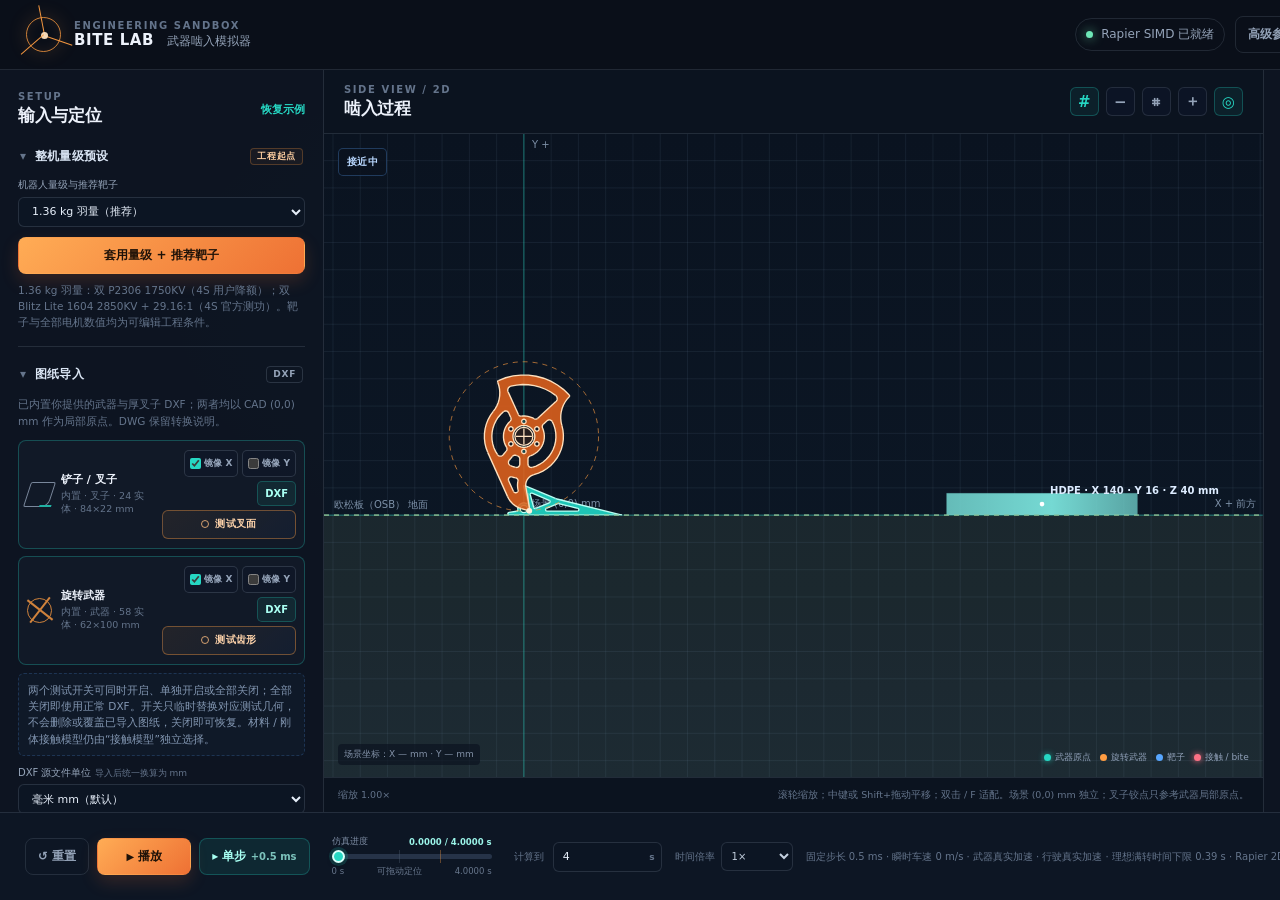
<file: index.html>
<!doctype html>
<html lang="zh-CN">
  <head>
    <meta charset="UTF-8" />
    <meta name="viewport" content="width=device-width, initial-scale=1.0" />
    <meta name="theme-color" content="#101724" />
    <title>BITE LAB｜格斗机器人武器模拟</title>
  <link rel="stylesheet" href="styles.css?v=1.0.2" />
  </head>
  <body>
    <div class="app-shell" id="appShell">
      <header class="topbar">
        <div class="brand">
          <div class="brand-mark" aria-hidden="true"><span></span><span></span><span></span></div>
          <div>
            <div class="eyebrow">ENGINEERING SANDBOX</div>
            <h1>BITE LAB <span>武器啮入模拟器</span></h1>
          </div>
        </div>
        <div class="top-actions">
          <div id="appStatus" class="status-pill ready"><i></i><span>示例模型就绪</span></div>
          <button id="toggleAdvanced" class="button ghost advanced-toggle" type="button" aria-expanded="false" title="只展开或收起输入；不会重置仿真或切换物理模型">高级参数（仅显示） <span aria-hidden="true">⌄</span></button>
          <button id="openDwgHelp" class="button ghost" type="button">DWG 转换说明</button>
          <button id="openModelNotes" class="button ghost" type="button">模型假设</button>
        </div>
      </header>

      <main class="workspace">
        <aside class="sidebar controls-panel" aria-label="工程参数">
          <div class="side-heading">
            <div>
              <div class="eyebrow">SETUP</div>
              <h2>输入与定位</h2>
            </div>
            <button id="restoreDefaults" class="text-button" type="button">恢复示例</button>
          </div>

          <section class="settings-group preset-group" data-collapsible>
            <div class="group-title-row"><h3>整机量级预设</h3><span class="tag orange">工程起点</span></div>
            <label class="field wide-field">
              <span>机器人量级与推荐靶子</span>
              <select data-param="robotPreset" id="robotPreset">
                <option value="150g">150 g 微型</option>
                <option value="220g">220 g 蚂蚁</option>
                <option value="454g">454 g 甲虫</option>
                <option value="1.36kg">1.36 kg 羽量（推荐）</option>
                <option value="5lb">5 lbs / 2.27 kg</option>
                <option value="13.6kg">13.6 kg Feather</option>
              <option value="110kg">110 kg Heavyweight（参数几何示例）</option>
              </select>
            </label>
            <div class="inline-action-row"><button id="applyRobotPreset" class="button primary" type="button">套用量级 + 推荐靶子</button></div>
            <p id="presetReadout" class="microcopy">1.36 kg：双 P2306 4S 降额示例；行驶默认为双 Blitz Lite 1604 2850KV + 29.16:1（4S 厂家测功基准）。</p>
            <p id="geometryScaleWarning" class="parametric-warning hidden" role="status"></p>
          </section>

          <section class="settings-group import-group" data-collapsible>
            <div class="group-title-row">
              <h3>图纸导入</h3>
              <span class="tag">DXF</span>
            </div>
            <p class="hint">已内置你提供的武器与厚叉子 DXF；两者均以 CAD (0,0) mm 作为局部原点。DWG 保留转换说明。</p>
            <div class="drawing-card" id="shovelDrawingCard">
              <div class="drawing-icon shovel-icon" aria-hidden="true"></div>
              <div class="drawing-copy">
                <strong>铲子 / 叉子</strong>
                <span id="shovelDrawingStatus">内置：厚叉子.DXF</span>
              </div>
              <div class="drawing-actions" aria-label="叉子导入、镜像与测试叉面切换">
                <label class="mirror-mini" title="绕叉子 CAD 局部原点左右镜像"><input data-param="shovelMirrorX" type="checkbox" /><span>镜像 X</span></label>
                <label class="mirror-mini" title="绕叉子 CAD 局部原点上下镜像"><input data-param="shovelMirrorY" type="checkbox" /><span>镜像 Y</span></label>
                <label class="mini-button" title="导入铲子 DXF">DXF<input id="shovelFile" type="file" accept=".dxf" hidden /></label>
                <label class="test-shape-toggle" title="临时使用参数化叉面；已导入 DXF 会保留，关闭即可恢复">
                  <input data-param="paramForkEnabled" type="checkbox" aria-describedby="parametricModeMemoryNote" />
                  <span>测试叉面</span>
                </label>
              </div>
            </div>
            <div class="drawing-card" id="weaponDrawingCard">
              <div class="drawing-icon weapon-icon" aria-hidden="true"></div>
              <div class="drawing-copy">
                <strong>旋转武器</strong>
                <span id="weaponDrawingStatus">内置：新单牙大武器</span>
              </div>
              <div class="drawing-actions" aria-label="武器导入、镜像与测试齿形切换">
                <label class="mirror-mini" title="绕武器转轴左右镜像"><input data-param="weaponMirrorX" type="checkbox" /><span>镜像 X</span></label>
                <label class="mirror-mini" title="绕武器转轴上下镜像"><input data-param="weaponMirrorY" type="checkbox" /><span>镜像 Y</span></label>
                <label class="mini-button" title="导入武器 DXF">DXF<input id="weaponFile" type="file" accept=".dxf" hidden /></label>
                <label class="test-shape-toggle" title="临时使用参数化齿形；已导入 DXF 会保留，关闭即可恢复">
                  <input data-param="paramWeaponEnabled" type="checkbox" aria-describedby="parametricModeMemoryNote" />
                  <span>测试齿形</span>
                </label>
              </div>
            </div>
            <p id="parametricModeMemoryNote" class="microcopy geometry-memory-note">两个测试开关可同时开启、单独开启或全部关闭；全部关闭即使用正常 DXF。开关只临时替换对应测试几何，不会删除或覆盖已导入图纸，关闭即可恢复。材料 / 刚体接触模型仍由“接触模型”独立选择。</p>
            <label class="field compact-field">
              <span>DXF 源文件单位 <em>导入后统一换算为 mm</em></span>
              <select data-param="dxfUnit" id="dxfUnit">
                <option value="mm">毫米 mm（默认）</option>
                <option value="auto">按 DXF 单位自动识别</option>
                <option value="in">英寸 in</option>
                <option value="m">米 m</option>
              </select>
            </label>
          </section>

          <section id="paramWeaponSettings" class="settings-group parametric-geometry-settings hidden" data-parametric-panel="weapon" data-collapsible>
            <div class="group-title-row">
              <h3>测试齿形参数</h3>
              <span class="tag orange">替代武器 DXF</span>
            </div>
            <p class="parametric-warning">仅临时替换武器齿形；叉子仍按自身开关选择测试叉面或当前 DXF。接触模型与材料参数不随此开关改变。</p>
            <div class="two-col">
              <label class="field">
                <span>武器齿数</span>
                <div class="input-wrap"><input data-param="paramToothCount" type="number" value="1" step="1" min="1" max="32" /><b>齿</b></div>
              </label>
              <label class="field">
                <span>齿相位角 <em>前角 / rake</em></span>
                <div class="input-wrap"><input data-param="paramToothPhaseDeg" type="number" value="0" step="0.5" min="-89" max="89" /><b>°</b></div>
              </label>
              <label class="field">
                <span>打击圆半径 R <em>轴心至齿尖</em></span>
                <div class="input-wrap"><input data-param="paramToothLength" type="number" value="55" step="0.1" min="0.1" /><b>mm</b></div>
              </label>
              <label class="field">
                <span>牙长 L <em>齿根至齿尖工作线</em></span>
                <div class="input-wrap"><input data-param="paramToothWorkLength" type="number" value="14" step="0.1" min="0.1" /><b>mm</b></div>
              </label>
              <label class="field">
                <span>齿根背撑厚度 t <em>XY 侧视；不是 Z 宽</em></span>
                <div class="input-wrap"><input data-param="paramToothWidth" type="number" value="6" step="0.1" min="0.1" /><b>mm</b></div>
              </label>
            </div>
            <p id="paramWeaponGeometryReadout" class="engineering-readout">测试齿形：等待按齿数、打击圆、迎击面与背撑参数生成有限实体。</p>
            <p class="microcopy">各齿按 360° / 齿数等角均布。“齿相位角”严格定义为齿尖半径与直线迎击面之间的有符号前角；牙长 L 就是迎击面从齿根到齿尖的长度，背撑厚度 t 把它闭合成三角实体。正值表示沿武器实际逆时针旋转方向前倾、齿尖相对齿根更“抓入”；输入值始终是最终装配后的物理前角，X/Y 镜像只改变安装朝向，不会暗中反转输入语义。它不控制第 0 齿圆周位置，第 0 齿位置由“武器初始角度”控制。0–15° 正前角是常用工程起点；超过 20° 不会被界面武断拒绝，但需另行校核齿根强度。Z 向齿宽仍在高级区“武器宽度 Z”设置。材料删除继续受连续接触安全门约束。</p>
          </section>

          <section id="paramForkSettings" class="settings-group parametric-geometry-settings hidden" data-parametric-panel="fork" data-collapsible>
            <div class="group-title-row">
              <h3>测试叉面参数</h3>
              <span class="tag orange">替代叉子 DXF</span>
            </div>
            <p class="parametric-warning">仅临时替换叉子作用面；武器仍按自身开关选择测试齿形或当前 DXF。接触模型与材料参数不随此开关改变。</p>
            <div class="two-col">
              <label class="field">
                <span>铰点至叉尖距离 D <em>左端原点—右端尖端</em></span>
                <div class="input-wrap"><input data-param="paramForkTipDistance" type="number" value="72" step="0.1" min="0.1" /><b>mm</b></div>
              </label>
            </div>
            <p id="paramForkGeometryReadout" class="engineering-readout">测试叉面：等待按左端铰点与叉尖距离生成一条理想无厚度线段。</p>
            <p class="microcopy">测试叉面严格是一条无厚度刚体线段：局部原点 O=(0,0) 是左端铰点，T=(D,0) 是右端叉尖，不暗造圆角、侧视厚度或三角背板。装配时只绕固定铰点转动，使叉尖在第一帧就位于真实 Y=0 mm 地面；不会先下落，也不会移动或改写铰点—武器原点距离。叉子质量仍使用高级区的显式输入，线段惯量按均匀细杆计算。关闭后恢复叉子 DXF。</p>
          </section>

          <section class="settings-group" data-collapsible>
            <div class="group-title-row">
              <h3>几何与定位</h3>
              <span class="tag teal">画布可点选</span>
            </div>
            <p class="hint">场景坐标（mm）以网格的 (0,0) mm 为基准；武器可独立放置。下方输入只固定叉子铰点相对武器原点的位置，不固定叉子的转角。</p>
            <div class="two-col">
              <label class="field">
                <span>武器轴心 X <em>相对场地原点</em></span>
                <div class="input-wrap"><input data-param="weaponSceneX" type="number" step="1" /><b>mm</b></div>
              </label>
              <label class="field">
                <span>武器轴心 Y / 高度 <em>相对场地原点</em></span>
                <div class="input-wrap"><input data-param="weaponSceneY" type="number" step="0.01" /><b>mm</b></div>
              </label>
            </div>
            <div class="two-col cad-fork-offset-row">
              <label class="field">
                <span>叉子铰点 X <em>叉子原点相对武器原点</em></span>
                <div class="input-wrap"><input data-param="shovelOffsetX" type="number" step="1" /><b>mm</b></div>
              </label>
              <label class="field">
                <span>叉子铰点 Y <em>叉子原点相对武器原点</em></span>
                <div class="input-wrap"><input data-param="shovelOffsetY" type="number" step="0.01" /><b>mm</b></div>
              </label>
            </div>
            <div class="two-col advanced-only">
              <label class="field">
                <span>叉子质量 <em>转动惯量按当前 DXF / 线段几何推导</em></span>
                <div class="input-wrap"><input data-param="forkMass" type="number" value="0.03" step="0.001" min="0.0001" /><b>kg</b></div>
              </label>
            </div>
            <div class="two-col geometry-radius-row">
              <label class="field cad-weapon-radius-field">
                <span>图纸刀尖半径 <em>闭合 DXF 锁定</em></span>
                <div class="input-wrap"><input data-param="tipRadius" type="number" step="1" min="1" /><b>mm</b></div>
              </label>
              <label class="field advanced-only">
                <span>设计齿数（仅无闭合外轮廓时后备）</span>
                <div class="input-wrap"><input data-param="toothCount" type="number" step="1" min="1" /><b>齿</b></div>
              </label>
              <label class="field">
                <span>武器初始角度 <em>DXF 姿态</em></span>
                <div class="input-wrap"><input data-param="weaponInitialAngle" type="number" step="1" min="0" max="360" /><b>°</b></div>
              </label>
            </div>
            <div class="inline-action-row">
              <button id="setAxis" class="button secondary" type="button">在画布上设置转轴</button>
              <button id="useDerivedRadius" class="text-button" type="button">使用图纸推导半径</button>
            </div>
            <p id="axisReadout" class="microcopy">武器局部原点：CAD (0, 0) mm；叉子 X/Y 仅定位铰点，当前叉子转角由重力与刚体接触求解。</p>
          </section>

          <section class="settings-group" data-collapsible>
            <div class="group-title-row"><h3>武器系统</h3><span class="tag orange">带条件数据</span></div>
            <label class="field wide-field">
              <span>武器电机方案 <em>仅作工程起点，可编辑</em></span>
              <select data-param="weaponMotorPreset" id="weaponMotorPreset">
                <option value="dual2306">双 P2306 1750KV（4S 用户降额）</option>
                <option value="singleP2306Official">单 P2306 V3 1750KV（6S 官方电输入）</option>
                <option value="dualP2306Official">双 P2306 V3 1750KV（6S 表值×2）</option>
                <option value="velox2306Conflict">V2306 1500KV“1969.9 W”（冲突，仅查看）</option>
                <option value="single2212">单 X2212 V3 1400KV（4S / APC7060）</option>
                <option value="single2812">单 XRotor 2812 900KV（6S / 9 s 上限）</option>
                <option value="single2807">单 NIDICI 2807 1300KV（24 V 目录上限）</option>
                <option value="single3115">单 XTO-3115 900KV（6S / 10 s）</option>
                <option value="custom">自定义</option>
              </select>
            </label>
            <p id="weaponMotorPresetNote" class="microcopy">请按具体电机型号、冷却条件、ESC 相电流与传动实测填写。</p>
            <div class="two-col">
              <label class="field">
                <span>武器起转方式</span>
                <select data-param="weaponStartMode" id="weaponStartMode">
                  <option value="realAcceleration">真实加速（从 0 rpm，默认）</option>
                  <option value="setSpeed">设定初速（已预旋边界条件）</option>
                </select>
              </label>
              <label class="field">
                <span>武器速度指令 <em>空载转速百分比</em></span>
                <div class="input-wrap"><input data-param="weaponThrottle" type="number" step="1" min="0" max="100" /><b>%</b></div>
              </label>
            </div>
            <p class="microcopy">“真实加速”从静止按功率推导的扭矩—转速包络加速；“设定初速”是理想预旋边界，会在 t=0 直接带入 ½Iω² 储能，不代表所填电机能在当前进场距离内达到它。两种模式命中后都会降速并由电机恢复。</p>
            <div class="two-col">
              <label class="field">
                <span>武器转动惯量 <em>质量 + 当前几何自动计算</em></span>
                <div class="input-wrap"><input data-param="weaponInertia" type="number" step="0.001" min="0.001" readonly aria-readonly="true" /><b>kg·mm²</b></div>
              </label>
              <label class="field">
                <span>武器旋转组件质量 <em>实测 / 等效</em></span>
                <div class="input-wrap"><input data-param="weaponMass" type="number" step="0.001" min="0.000001" /><b>kg</b></div>
              </label>
              <label class="field">
                <span>武器电机 KV</span>
                <div class="input-wrap"><input data-param="weaponKv" type="number" step="1" min="1" /><b>rpm/V</b></div>
              </label>
              <label class="field">
                <span>电机数量</span>
                <div class="input-wrap"><input data-param="weaponMotorCount" type="number" step="1" min="1" /><b>台</b></div>
              </label>
              <label class="field">
                <span>电池电压</span>
                <div class="input-wrap"><input data-param="voltage" type="number" step="0.1" min="0.1" /><b>V</b></div>
              </label>
              <label class="field">
                <span>武器传动比 <em>电机÷武器</em></span>
                <div class="input-wrap"><input data-param="weaponGearRatio" type="number" step="0.01" min="0.01" /><b>: 1</b></div>
              </label>
              <label class="field advanced-only">
                <span>武器传动效率</span>
                <div class="input-wrap"><input data-param="weaponEfficiency" type="number" step="1" min="1" max="100" /><b>%</b></div>
              </label>
              <label class="field">
                <span>单电机电输入上限 Pe <em>不是机械轴功率</em></span>
                <div class="input-wrap"><input data-param="weaponMotorPower" type="number" step="1" min="1" /><b>W</b></div>
              </label>
              <label class="field advanced-only">
                <span>模型相电流上限 <em>0 = 未知；不可照搬电池电流</em></span>
                <div class="input-wrap"><input data-param="weaponMotorCurrent" type="number" step="0.1" min="0" /><b>A</b></div>
              </label>
              <label class="field advanced-only">
                <span>电机效率</span>
                <div class="input-wrap"><input data-param="weaponMotorEfficiency" type="number" step="1" min="1" max="100" /><b>%</b></div>
              </label>
              <label class="field advanced-only">
                <span>有效输出系数 <em>模型修正；非无人机 g/W 力效</em></span>
                <div class="input-wrap"><input data-param="weaponOutputFactor" type="number" step="1" min="1" max="100" /><b>%</b></div>
              </label>
            </div>
            <p id="weaponMassReadout" class="engineering-readout">只填写完整旋转组件质量；转动惯量会按当前 CAD/参数齿几何绕武器原点自动积分，并随换图、镜像和牙形修改实时更新。</p>
          </section>

          <section class="settings-group" data-collapsible>
            <div class="group-title-row"><h3>行驶系统</h3><span class="tag">条件 / 抓地</span></div>
            <label class="field wide-field">
              <span>行驶电机方案 <em>具体型号优先</em></span>
              <select data-param="driveMotorPreset" id="driveMotorPreset">
                <option value="dualBlitzLite1604Dyno4S">双 Blitz Lite 1604 2850KV + 29.16:1（4S 官方测功）</option>
                <option value="repeatCompact1806Catalog">Repeat Compact 1806 2300KV + 22.6:1（官方目录，扭矩未知）</option>
                <option value="dual1806">双 1806 3000KV + 20:1（用户候选，待核验）</option>
                <option value="micro1103">双 1103（尺寸级示例，待实测）</option>
                <option value="beetle1404">双 1404（尺寸级示例，待实测）</option>
                <option value="heavy6374">四 6374（尺寸级示例，待实测）</option>
                <option value="custom">自定义</option>
              </select>
            </label>
            <p id="driveMotorPresetNote" class="microcopy">请优先填写实测/厂家数据表扭矩，再检查轮端牵引力是否被抓地上限限制。</p>
            <div class="two-col">
              <label class="field">
                <span>行驶起步方式</span>
                <select data-param="driveStartMode" id="driveStartMode">
                  <option value="realAcceleration">真实加速（从 0 起步）</option>
                  <option value="setSpeed">设定初速（直接进入）</option>
                </select>
              </label>
              <label class="field">
                <span>行驶速度指令 <em>空载速度百分比</em></span>
                <div class="input-wrap"><input data-param="driveThrottle" type="number" step="1" min="0" max="100" /><b>%</b></div>
              </label>
            </div>
            <p class="microcopy">“真实加速”由扭矩—转速包络、功率和抓地上限从静止积分；“设定初速”仅改变 t=0 速度，命中后的降速、反冲、牵引恢复和打滑仍由整体动力学模型计算。</p>
            <div class="two-col">
              <label class="field">
                <span>行驶电机 KV</span>
                <div class="input-wrap"><input data-param="driveKv" type="number" step="1" min="1" /><b>rpm/V</b></div>
              </label>
              <label class="field">
                <span>轮径</span>
                <div class="input-wrap"><input data-param="wheelDiameter" type="number" step="1" min="1" /><b>mm</b></div>
              </label>
              <label class="field">
                <span>电机数量</span>
                <div class="input-wrap"><input data-param="driveMotorCount" type="number" step="1" min="1" /><b>台</b></div>
              </label>
              <label class="field">
                <span>单套峰值功率 <em>电输入/整套输出以预设注释为准</em></span>
                <div class="input-wrap"><input data-param="driveMotorPower" type="number" step="1" min="1" /><b>W</b></div>
              </label>
              <label class="field">
                <span>显式减速比前的单套等效堵转扭矩 <em>整套输出可按比值折算</em></span>
                <div class="input-wrap"><input data-param="driveMotorTorque" type="number" step="0.000001" min="0.000001" /><b>N·m</b></div>
              </label>
              <label class="field advanced-only">
                <span>单电机相电流上限 <em>0 = 未知，不限流</em></span>
                <div class="input-wrap"><input data-param="driveMotorCurrent" type="number" step="0.1" min="0" /><b>A</b></div>
              </label>
              <label class="field">
                <span>行驶传动比 <em>电机÷轮</em></span>
                <div class="input-wrap"><input data-param="driveGearRatio" type="number" step="0.01" min="0.01" /><b>: 1</b></div>
              </label>
              <label class="field advanced-only">
                <span>行驶传动 / 数据基准效率 <em>整套输出已含损耗时设 100%</em></span>
                <div class="input-wrap"><input data-param="driveEfficiency" type="number" step="1" min="1" max="100" /><b>%</b></div>
              </label>
              <label class="field">
                <span>机器人质量</span>
                <div class="input-wrap"><input data-param="robotMass" type="number" step="0.1" min="0.1" /><b>kg</b></div>
              </label>
              <label class="field advanced-only">
                <span>经验负载车速折扣 <em>不进入轮速滑移求解</em></span>
                <div class="input-wrap"><input data-param="slipFactor" type="number" step="1" min="0" max="100" /><b>%</b></div>
              </label>
              <label class="field advanced-only">
                <span>等效牵引上限 μeq <em>非 μs / μk 切换</em></span>
                <div class="input-wrap"><input data-param="gripCoefficient" type="number" step="0.05" min="0.01" max="2" /><b>—</b></div>
              </label>
              <label class="field advanced-only">
                <span>滚动阻力系数 Crr <em>轮胎 + 地面实测</em></span>
                <div class="input-wrap"><input data-param="rollingResistanceCoefficient" type="number" step="0.005" min="0" max="0.5" /><b>—</b></div>
              </label>
            </div>
          </section>

          <section class="settings-group target-group" data-collapsible>
            <div class="group-title-row"><h3>靶子规格</h3><span class="tag blue">X 长 · Y 厚 · Z 宽</span></div>
            <label class="field wide-field">
              <span>局部接触模型</span>
              <select data-param="contactModel" id="contactModel">
                <option value="rigid">理想刚体上限对照（默认，可连续运行）</option>
                <option value="material">有限材料研究模式（未验证接触会回滚停止）</option>
              </select>
            </label>
            <div class="two-col">
              <label class="field">
                <span>材料预设</span>
                <select data-param="targetMaterial" id="targetMaterial">
                  <option value="mildSteel">低碳钢板</option>
                  <option value="aluminum">铝合金板</option>
                  <option value="hdpe">HDPE 板</option>
                  <option value="wood">胶合木板</option>
                  <option value="custom">自定义材料</option>
                </select>
              </label>
              <label class="field">
                <span>质量采用方式</span>
                <select data-param="targetMassMode" id="targetMassMode">
                  <option value="geometry">按尺寸与密度自动计算（默认）</option>
                  <option value="measured">实测 / 等效质量（手动）</option>
                </select>
              </label>
            </div>
            <div class="two-col target-dimensions">
              <label class="field"><span>长度 X</span><div class="input-wrap"><input data-param="targetLength" type="number" step="1" min="1" /><b>mm</b></div></label>
              <label class="field"><span>厚度 Y</span><div class="input-wrap"><input data-param="targetThickness" type="number" step="0.1" min="0.1" /><b>mm</b></div></label>
              <label class="field"><span>宽度 Z <em>出平面方向</em></span><div class="input-wrap"><input data-param="targetWidthZ" type="number" step="0.1" min="0.1" /><b>mm</b></div></label>
              <label class="field"><span>靶子质量 <em>自动模式实时回填；手动模式可称重输入</em></span><div class="input-wrap"><input data-param="targetMass" type="number" step="0.000001" min="0.0001" /><b>kg</b></div></label>
            </div>
            <p id="materialConsistencyReadout" class="engineering-readout">尺寸推算质量：— kg；实测质量：— kg。运动计算采用当前质量方式，差异会在此提示。</p>
            <div class="two-col">
              <label class="field">
                <span>靶子场地 X <em>放置位置</em></span>
                <div class="input-wrap"><input data-param="targetSceneX" type="number" step="1" /><b>mm</b></div>
              </label>
              <label class="field">
                <span>等效支撑间隙 <em>默认 0.1 mm</em></span>
                <div class="input-wrap"><input data-param="targetClearance" type="number" step="0.01" min="0" /><b>mm</b></div>
              </label>
            </div>
            <div class="two-col advanced-only">
              <label class="field">
                <span>武器—靶恢复系数 <em>仅刚体上限对照</em></span>
                <div class="input-wrap"><input data-param="restitution" type="number" step="0.01" min="0" max="0.25" /><b>—</b></div>
              </label>
              <label class="field">
                <span>靶材密度</span>
                <div class="input-wrap"><input data-param="targetDensity" type="number" step="1" min="1" /><b>kg/m³</b></div>
              </label>
              <label class="field">
                <span>靶材杨氏模量 <em>资料值，当前未参与求解</em></span>
                <div class="input-wrap"><input data-param="targetYoungModulus" type="number" step="0.1" min="0.001" /><b>GPa</b></div>
              </label>
              <label class="field">
                <span>靶材屈服强度</span>
                <div class="input-wrap"><input data-param="targetYieldStrength" type="number" step="1" min="0.001" /><b>MPa</b></div>
              </label>
              <label class="field">
                <span>靶材剪切强度</span>
                <div class="input-wrap"><input data-param="targetShearStrength" type="number" step="1" min="0.001" /><b>MPa</b></div>
              </label>
              <label class="field">
                <span>断裂能研究输入 Gc <em>当前不启用删料</em></span>
                <div class="input-wrap"><input data-param="targetFractureEnergy" type="number" step="100" min="0" /><b>J/m²</b></div>
              </label>
              <label class="field wide-field">
                <span>Gc 试验来源 <em>同牌号 / 状态 / 速率</em></span>
                <div class="input-wrap"><input data-param="targetFractureSource" type="text" placeholder="例如：论文、材料试验或台架编号" /><b>来源</b></div>
              </label>
              <label class="field">
                <span>最小切屑厚度研究输入 h_min <em>当前不启用删料</em></span>
                <div class="input-wrap"><input data-param="targetMinChipThickness" type="number" step="0.01" min="0" /><b>mm</b></div>
              </label>
              <label class="field wide-field">
                <span>h_min 试验来源 <em>同刀具 / 靶材 / 速度</em></span>
                <div class="input-wrap"><input data-param="targetMinChipSource" type="text" placeholder="例如：台架试验编号与工况" /><b>来源</b></div>
              </label>
            </div>
            <p class="microcopy">真实地面固定为场景 Y = 0 mm，叉子直接与该平面接触。等效支撑间隙只属于靶子：它把地面微凸点或靶子底面不完全贴合表示成持续支撑包络；默认靶子支撑平面为 Y = 0.1 mm，初始及再次落地后都保持该名义间隙。</p>
          </section>

          <section class="settings-group" data-collapsible>
            <div class="group-title-row"><h3>材料与摩擦</h3><span class="tag teal">局部接触</span></div>
            <p class="hint">Rapier 负责受限底盘、转轴武器、铰接叉子与靶子的整体运动。当前正式路径统一采用非穿透零删料边界；h_min 与 Gc 仅作为后续连续最早接触切削求解的研究输入，不会解锁未经验证的删料结果。</p>
            <div class="three-col">
              <label class="field">
                <span>武器材质</span>
                <select data-param="weaponMaterial" id="weaponMaterial">
                  <option value="hardox500">Hardox 500</option>
                  <option value="hardox600">Hardox 600</option>
                  <option value="peek">PEEK</option>
                  <option value="plaPlus">PLA+</option>
                  <option value="tc4">TC4 钛合金</option>
                  <option value="custom">自定义</option>
                </select>
              </label>
              <label class="field">
                <span>叉子材质</span>
                <select data-param="shovelMaterial" id="shovelMaterial">
                  <option value="hardox500">Hardox 500</option>
                  <option value="hardox600">Hardox 600</option>
                  <option value="peek">PEEK</option>
                  <option value="plaPlus">PLA+</option>
                  <option value="tc4">TC4 钛合金</option>
                  <option value="custom">自定义</option>
                </select>
              </label>
              <label class="field">
                <span>地板材质</span>
                <select data-param="floorMaterial" id="floorMaterial">
                  <option value="osb">欧松板（OSB）</option>
                  <option value="steelPlate">钢板</option>
                  <option value="aluminumPlate">铝板</option>
                  <option value="custom">自定义</option>
                </select>
              </label>
            </div>
            <div class="two-col material-meta">
              <div class="field static-field">
                <span>场地地面 Y <em>固定全局基准</em></span>
                <div class="input-wrap static-value"><output>0</output><b>mm</b></div>
              </div>
              <label class="field advanced-only">
                <span>摩擦修正系数 <em>材料对 × 修正</em></span>
                <div class="input-wrap"><input data-param="frictionFactor" type="number" step="0.05" min="0.25" max="2" /><b>×</b></div>
              </label>
            </div>
            <div class="two-col advanced-only material-contact-grid">
              <label class="field">
                <span>武器宽度 Z</span>
                <div class="input-wrap"><input data-param="weaponWidthZ" type="number" step="0.1" min="0.1" /><b>mm</b></div>
              </label>
              <label class="field">
                <span>叉子宽度 Z</span>
                <div class="input-wrap"><input data-param="shovelWidthZ" type="number" step="0.1" min="0.1" /><b>mm</b></div>
              </label>
              <label class="field">
                <span>武器 Z 偏移 <em>相对靶子中面</em></span>
                <div class="input-wrap"><input data-param="weaponZOffset" type="number" step="0.1" /><b>mm</b></div>
              </label>
              <label class="field">
                <span>叉子 Z 偏移 <em>相对靶子中面</em></span>
                <div class="input-wrap"><input data-param="shovelZOffset" type="number" step="0.1" /><b>mm</b></div>
              </label>
              <label class="field">
                <span>刀刃等效圆角半径</span>
                <div class="input-wrap"><input data-param="edgeRadius" type="number" step="0.05" min="0.01" /><b>mm</b></div>
              </label>
            </div>
            <p id="materialReadout" class="microcopy">正在根据所选材料对与已填修正系数计算摩擦；面板收起不改变求解值。</p>
            <p id="materialModelReadout" class="engineering-readout">局部材料模型：等待参数。默认武器宽 8 mm、叉子宽 4 mm、两者 Z 偏移 0 mm、刀刃圆角 0.2 mm；“高级”中可修改。</p>
          </section>

          <section class="settings-group assumptions-card" data-collapsible>
            <div class="group-title-row">
              <div class="assumption-title"><div class="small-icon" aria-hidden="true">i</div><h3>当前模型与适用边界</h3></div>
              <span class="tag">说明</span>
            </div>
              <p><strong>当前模型：</strong>Rapier 2D 求解靶子、转子、铰接叉子与仅有水平自由度的底盘；底盘竖向和俯仰由理想地面约束。默认“理想刚体上限对照”可以连续运行，但不是有限元或断裂仿真。有限材料研究模式不会把未验证的完全刚体冲量当成剐蹭结果：若当前刀齿缺少已验证的连续塑性/断裂、沟槽历史与最早接触 TOI，首次承载接触仍会回滚到安全帧并停止。</p>
          </section>
        </aside>

        <section class="scene-panel" aria-label="侧视二维仿真画布">
          <div class="scene-toolbar">
            <div class="scene-title"><div class="eyebrow">SIDE VIEW / 2D</div><h2>啮入过程</h2></div>
            <div class="scene-tools">
              <button id="toggleGrid" class="icon-button active" type="button" title="显示/隐藏网格">#</button>
              <button id="zoomOut" class="icon-button" type="button" title="缩小画面">−</button>
              <button id="fitScene" class="icon-button" type="button" title="适配场景">⌗</button>
              <button id="zoomIn" class="icon-button" type="button" title="放大画面">＋</button>
              <button id="toggleEnvelope" class="icon-button active" type="button" title="显示/隐藏旋转包络">◎</button>
            </div>
          </div>
          <div class="canvas-wrap" id="canvasWrap">
              <canvas id="simCanvas" aria-label="武器、叉子与靶子的二维仿真"></canvas>
            <div id="phaseBadge" class="phase-badge approach">接近中</div>
            <div class="canvas-legend">
              <span><i class="legend-dot origin"></i>武器原点</span>
              <span><i class="legend-dot weapon"></i>旋转武器</span>
              <span><i class="legend-dot target"></i>靶子</span>
              <span><i class="legend-dot contact"></i>接触 / bite</span>
            </div>
            <div id="cursorReadout" class="cursor-readout">场景坐标：X — mm · Y — mm</div>
            <div id="axisHint" class="axis-hint hidden">在武器轮廓上点击，设置新的旋转轴</div>
          </div>
          <div class="scene-caption">
            <span id="fileSummary">当前：内置武器与厚叉子 DXF</span>
            <span id="zoomReadout">缩放 1.00×</span>
            <span>滚轮缩放；中键或 Shift+拖动平移；双击 / F 适配。场景 (0,0) mm 独立；叉子铰点只参考武器局部原点。</span>
          </div>
        </section>

        <aside class="sidebar results-panel" aria-label="计算结果">
          <div class="side-heading">
            <div><div class="eyebrow">READOUT</div><h2>计算结果</h2></div>
            <span id="simTime" class="time-readout">t = 0.000 s</span>
          </div>

          <section class="result-section ideal-section">
            <div class="result-heading"><span class="result-chip ideal">几何 / 理想值</span><span class="formula-note">无负载、恒速</span></div>
            <div class="metric-grid">
              <article class="metric-card accent-orange"><span>武器转速</span><strong id="weaponRpm">—</strong><small>rpm</small></article>
              <article class="metric-card accent-orange"><span>角速度</span><strong id="angularVelocity">—</strong><small>rad/s</small></article>
              <article class="metric-card accent-orange"><span>刀尖线速度</span><strong id="tipSpeed">—</strong><small>m/s</small></article>
              <article class="metric-card accent-teal"><span>空载理论车速</span><strong id="vehicleSpeed">—</strong><small>m/s</small></article>
              <article class="metric-card accent-teal"><span>理论满速每齿进给</span><strong id="biteTheoretical">—</strong><small>mm / 齿</small></article>
              <article class="metric-card accent-teal"><span>当前 X 向相对进给 / 齿</span><strong id="biteIdeal">—</strong><small>mm / 齿 · 运动学</small></article>
              <article class="metric-card accent-violet"><span>旋转动能</span><strong id="weaponEnergy">—</strong><small>J</small></article>
              <article class="metric-card accent-orange"><span>相电流限矩上限</span><strong id="weaponShaftTorque">—</strong><small>N·m</small></article>
              <article class="metric-card accent-orange"><span>有效武器功率</span><strong id="weaponPowerOut">—</strong><small>W</small></article>
              <article class="metric-card accent-teal"><span>可用轮端牵引</span><strong id="driveTraction">—</strong><small>N</small></article>
              <article class="metric-card accent-teal"><span>有效行驶功率</span><strong id="drivePowerOut">—</strong><small>W</small></article>
              <article class="metric-card accent-orange"><span>实时武器转速</span><strong id="liveWeaponRpm">—</strong><small>rpm</small></article>
              <article class="metric-card accent-teal"><span>实时行驶速度</span><strong id="liveDriveSpeed">—</strong><small>m/s</small></article>
            </div>
            <p class="result-footnote">“X 向每齿进给”= 底盘与靶子的水平相对进给 ÷ 实时齿通过频率；接触时采用靶子接触点瞬时速度（含自转），未接触时采用靶子质心速度。旋转切入的实际未切削厚度单独显示，二者不能互相替代。</p>
          </section>

          <section class="result-section collision-section">
            <div class="result-heading"><span class="result-chip collision">靶子自由运动 + 底盘水平反冲 + 局部接触</span><span id="collisionState" class="formula-note">等待接触</span></div>
            <div class="impact-readout" id="impactReadout">
              <div class="impact-dot"></div>
              <div><span>当前状态</span><strong id="impactSummary">尚未发生武器接触</strong></div>
            </div>
            <div class="metric-grid compact">
              <article class="metric-card accent-red"><span>接触点</span><strong id="contactPoint">—</strong><small>mm</small></article>
              <article class="metric-card accent-red"><span>命中时 X 向进给 bite</span><strong id="penetrationDepth">—</strong><small>mm / 齿</small></article>
              <article class="metric-card accent-red"><span>相对法向速度</span><strong id="relativeSpeed">—</strong><small>m/s</small></article>
              <article class="metric-card accent-red"><span>靶动能增量</span><strong id="impactEnergy">—</strong><small>J</small></article>
              <article class="metric-card accent-red"><span>接触冲量</span><strong id="impactImpulse">—</strong><small>N·s</small></article>
              <article class="metric-card accent-red"><span>最大真实几何侵入</span><strong id="geometryPenetration">—</strong><small>mm</small></article>
              <article class="metric-card accent-red"><span>接触求解提前量</span><strong id="contactGap">—</strong><small>mm · 上限 0.08</small></article>
              <article class="metric-card accent-red"><span>转子动能损失</span><strong id="rotorEnergyLoss">—</strong><small>J</small></article>
              <article class="metric-card accent-red"><span>未归类能量残差</span><strong id="energyResidual">—</strong><small>J</small></article>
              <article class="metric-card accent-violet"><span>约束 / 滚阻能量交换</span><strong id="constraintEnergy">—</strong><small>J · 正值为耗散</small></article>
              <article class="metric-card accent-violet"><span>材料删除能量（正式路径固定为 0）</span><strong id="chipEnergy">—</strong><small>J</small></article>
              <article class="metric-card accent-violet text-metric"><span>能量账收敛性</span><strong id="energyValidity">—</strong><small>数值验证</small></article>
              <article class="metric-card accent-red"><span>牙齿命中次数</span><strong id="hitCount">0</strong><small>次</small></article>
              <article class="metric-card accent-red"><span>刀体 / 背板碰撞次数</span><strong id="bodyImpactCount">0</strong><small>次</small></article>
              <article class="metric-card accent-red"><span>靶子质心实时 X</span><strong id="targetPositionX">—</strong><small>mm · 场景坐标</small></article>
              <article class="metric-card accent-red"><span>靶子质心实时 Y</span><strong id="targetPositionY">—</strong><small>mm · 场景坐标</small></article>
              <article class="metric-card accent-red"><span>靶子实时速度</span><strong id="targetFlightSpeed">—</strong><small>m/s</small></article>
              <article class="metric-card accent-red"><span>靶子转速</span><strong id="targetSpin">—</strong><small>rad/s</small></article>
              <article class="metric-card accent-violet"><span>有效接触宽度 Z</span><strong id="effectiveWidthZ">—</strong><small>mm</small></article>
              <article class="metric-card accent-violet"><span>候选未切削厚度（研究量）</span><strong id="uncutThickness">—</strong><small>mm</small></article>
              <article class="metric-card accent-violet"><span>接触 / 塑性阻力（非真实切削量）</span><strong id="cuttingForce">—</strong><small>N</small></article>
              <article class="metric-card accent-violet"><span>材料塑性功（非真实切削功）</span><strong id="materialWork">—</strong><small>J</small></article>
              <article class="metric-card accent-violet"><span>非切削边界耗散</span><strong id="boundaryWork">—</strong><small>J</small></article>
              <article class="metric-card accent-violet text-metric"><span>材料模型有效性</span><strong id="materialValidity">—</strong><small>边界检查</small></article>
              <article class="metric-card accent-red"><span>刀—靶摩擦 μk</span><strong id="contactFriction">—</strong><small>材料对</small></article>
              <article class="metric-card accent-red"><span>叉—靶摩擦 μk</span><strong id="shovelFriction">—</strong><small>材料对</small></article>
              <article class="metric-card accent-red"><span>靶—地摩擦</span><strong id="floorFriction">—</strong><small>μs 参考 / 当前求解 μk</small></article>
              <article class="metric-card accent-red"><span>地板恢复系数</span><strong id="floorRestitution">—</strong><small>e</small></article>
              <article class="metric-card accent-red"><span>牵引需求超限比例</span><strong id="driveSlip">—</strong><small>% · 非轮速滑移率</small></article>
            </div>
              <div class="model-equation">Rapier 联立求解靶子自由运动、转轴武器、绕自身原点自由转动的铰接叉子、无限地面与底盘水平反冲；底盘竖向和俯仰仍是理想约束。叉子铰点位置固定在底盘上，当前没有隐藏的铰链限位、弹簧或阻尼。默认运行“理想刚体上限对照”。导入 CAD 与测试齿都不能在用户主动选择的“有限材料研究模式”下静默退回完全刚体：未完成连续最早接触、有限塑性/断裂及变形后表面验证时，首次承载接触会整步回滚并标记材料模型域停止。X 向每齿进给是运动学量，不能直接替代材料切深，也不会用 1/N 人工缩放冲量。</div>
          </section>

          <section class="event-section">
            <div class="group-title-row"><h3>事件记录</h3><button id="clearEvents" class="text-button" type="button">清除</button></div>
            <ol id="eventLog" class="event-log"><li><time>0.000 s</time><span>载入默认示例；可直接播放。</span></li></ol>
          </section>
        </aside>
      </main>

      <footer class="transport" aria-label="仿真播放控制">
        <div class="transport-main">
          <button id="resetSimulation" class="button ghost" type="button">↺ 重置</button>
          <button id="playPause" class="button primary play-button" type="button"><span class="play-symbol">▶</span><span>播放</span></button>
          <button id="stepSimulation" class="button secondary" type="button">▸ 单步 <small>+0.5 ms</small></button>
        </div>
        <div class="timeline-wrap">
          <div class="timeline-header"><span>仿真进度</span><output id="timelineReadout" for="timelineSeek">0.0000 / 4.0000 s</output></div>
          <div class="timeline timeline-interactive">
            <div id="timelineProgress" class="timeline-progress"></div><i class="event-tick shovel-tick"></i><i class="event-tick weapon-tick"></i>
            <input id="timelineSeek" class="timeline-seek" type="range" min="0" max="4000" step="0.5" value="0" aria-label="拖动定位当前设定时长内的仿真时间">
          </div>
          <div class="timeline-labels"><span>0 s</span><span>可拖动定位</span><span id="timelineEndLabel">4.0000 s</span></div>
        </div>
        <div class="transport-meta">
          <label class="speed-select">计算到 <span class="input-wrap compact-input"><input data-param="simulationDuration" type="number" value="4" min="0.0005" max="4" step="0.0005" inputmode="decimal" /><b>s</b></span></label>
          <label class="speed-select">时间倍率 <select id="timeScale" data-param="timeScale"><option value="0.01">0.01×</option><option value="0.025">0.025×</option><option value="0.05">0.05×</option><option value="0.1">0.1×</option><option value="0.25">0.25×</option><option value="0.5">0.5×</option><option value="1" selected>1×</option><option value="2">2×</option><option value="4">4×</option><option value="8">8×</option><option value="16">16×</option></select></label>
          <span id="stepReadout">固定步长 0.5 ms</span>
          <span class="shortcut-help">空格 播放/暂停 · → 单步 · R 重置</span>
        </div>
      </footer>
    </div>

    <div id="modalBackdrop" class="modal-backdrop hidden" role="presentation">
      <section id="dwgModal" class="modal hidden" role="dialog" aria-modal="true" aria-labelledby="dwgModalTitle">
        <button class="modal-close" data-close-modal type="button" aria-label="关闭">×</button>
        <div class="modal-kicker">DWG / DXF 适配边界</div>
        <h2 id="dwgModalTitle">浏览器端不会直接解析 DWG</h2>
          <p>本页面可直接内置或导入 ASCII DXF 的 LINE、无 bulge 的 LWPOLYLINE / POLYLINE、CIRCLE 与 ARC。bulge、SPLINE、ELLIPSE、INSERT 等当前不能无损解析的几何会明确拒绝，不会静默改成直线。DWG 是二进制专有格式，当前页面不会把它标成“已导入”。</p>
        <ol>
          <li>在 CAD 中另存或导出为 ASCII DXF（建议 R12 / 2000 兼容）。</li>
          <li>分别导入铲子与武器轮廓，并在画布中点选武器转轴。</li>
          <li>生产环境可接入 ODA / Teigha 或服务端转换服务；建议约定类似 <code>convert(file, context)</code> 的异步转换接口。</li>
        </ol>
        <p class="modal-callout">如果已选择 DWG，请转换后重新导入 DXF；转换服务接入前不会产生任何假结果。</p>
        <button class="button primary" data-close-modal type="button">明白了</button>
      </section>

      <section id="notesModal" class="modal hidden" role="dialog" aria-modal="true" aria-labelledby="notesModalTitle">
        <button class="modal-close" data-close-modal type="button" aria-label="关闭">×</button>
        <div class="modal-kicker">MVP MODEL</div>
        <h2 id="notesModalTitle">读数如何使用</h2>
        <dl class="notes-list">
          <div><dt>几何 / 理想值</dt><dd>由 KV、电压、传动比、轮径和转动惯量计算无负载上限。每齿 bite（mm/齿）= 接触点相对 X 向进给速度 ÷ 每秒实际齿通过次数；它不是材料切深。</dd></div>
          <div><dt>CAD 与测试几何</dt><dd>叉子和武器各自独立选择当前 DXF 或“测试叉面 / 测试齿形”，因此共有四种组合。测试开关不删除已导入图纸，关闭即恢复；测试齿用“齿尖半径 + 直线迎击面 + 三角背撑”定义有限实体，测试叉严格是一条理想无厚度线段。叉子质量显式输入，测试线叉的质心与惯量按均匀细杆计算。</dd></div>
          <div><dt>靶子轴向</dt><dd>靶子长度沿 X，厚度沿 Y。等效支撑间隙只定义靶子的持续支撑包络；叉子接触的真实地面仍固定为 Y = 0 mm。</dd></div>
          <div><dt>整体运动</dt><dd>凹形 DXF 使用真实闭合边界，不用凸包填平牙谷；铰接叉子、转轴武器、靶子与无限地面由 Rapier 2D 自适应子步联立求解。叉子 X/Y 只定位铰点，叉身在重力与接触下自由转动；当前没有隐藏铰链限位或阻尼。底盘只有水平自由度，竖向与俯仰由理想地面约束，不能据此判断整机起跳或载荷转移。</dd></div>
          <div><dt>局部材料接触</dt><dd>默认理想刚体上限对照采用非穿透零删料边界并连续计算。h_min / Gc 可以记录，但连续“最早压缩接触 → 材料删除 → 余步重演”尚未通过收敛验证；用户主动选择有限材料研究模式时，安全门不会输出切削量或切屑体积。测试齿的直线迎击面、牙长和背撑会参与真实刚体几何接触，但不被冒充为已验证的材料去除模型。</dd></div>
          <div><dt>收敛与回放</dt><dd>未来若启用连续材料删除，必须在同一固定时间步用相邻两档子步重复求解，删料、材料功、接触身份和终态任一不收敛都要回滚并停止；当前正式路径不会尝试删料。播放前先生成固定步长轨迹，播放、单步和进度条只读取已完成帧。</dd></div>
        </dl>
          <p class="microcopy">武器与行驶均按所选“真实加速 / 设定初速”模式起步。“高级参数（仅显示）”只展开或收起输入，不重置时间，也不切换求解律：已填的效率、有效输出系数、折扣、抓地、相电流限值、摩擦修正、恢复系数和刚体上限能量系数始终参与同一物理模型。0 A 表示没有可核验的相电流上限，不施加人为电流限矩；厂家桨测的电池侧电流不会被当作相电流。</p>
        <p class="microcopy">武器碰撞使用已解析 DXF 的最大闭合外轮廓；孔、内圆与未闭合构造线不参与实体碰撞。若未来材料去除通过连续接触与收敛验证并被启用，只能归因于图纸识别出的真实迎击牙瓣；当前零删料路径不会删除材料。预测距离只作接近查询，正间隙不施力、不计命中或 bite。</p>
        <p class="microcopy">局部材料模型是二维工程估算，不追踪裂纹扩展、刀刃磨损、温升、三维弯曲或应变率完整本构；材料功也不能直接解读为最终裂纹长度、真实损伤或赛场安全结论。刚体上限尤其不应作为真实击飞预测。</p>
        <button class="button primary" data-close-modal type="button">继续调参</button>
      </section>
    </div>

    <div id="toast" class="toast" role="status" aria-live="polite"></div>
    <script src="assets/default-models.js"></script>
    <script src="assets/polygon-clipping/polygon-clipping-0.15.7.umd.min.js"></script>
    <script src="assets/earcut/earcut-3.2.3.min.js"></script>
    <script src="assets/rapier/rapier-loader-0.20.0.global.js"></script>
  <script src="app.js?v=1.0.2"></script>
  </body>
</html>
</file>
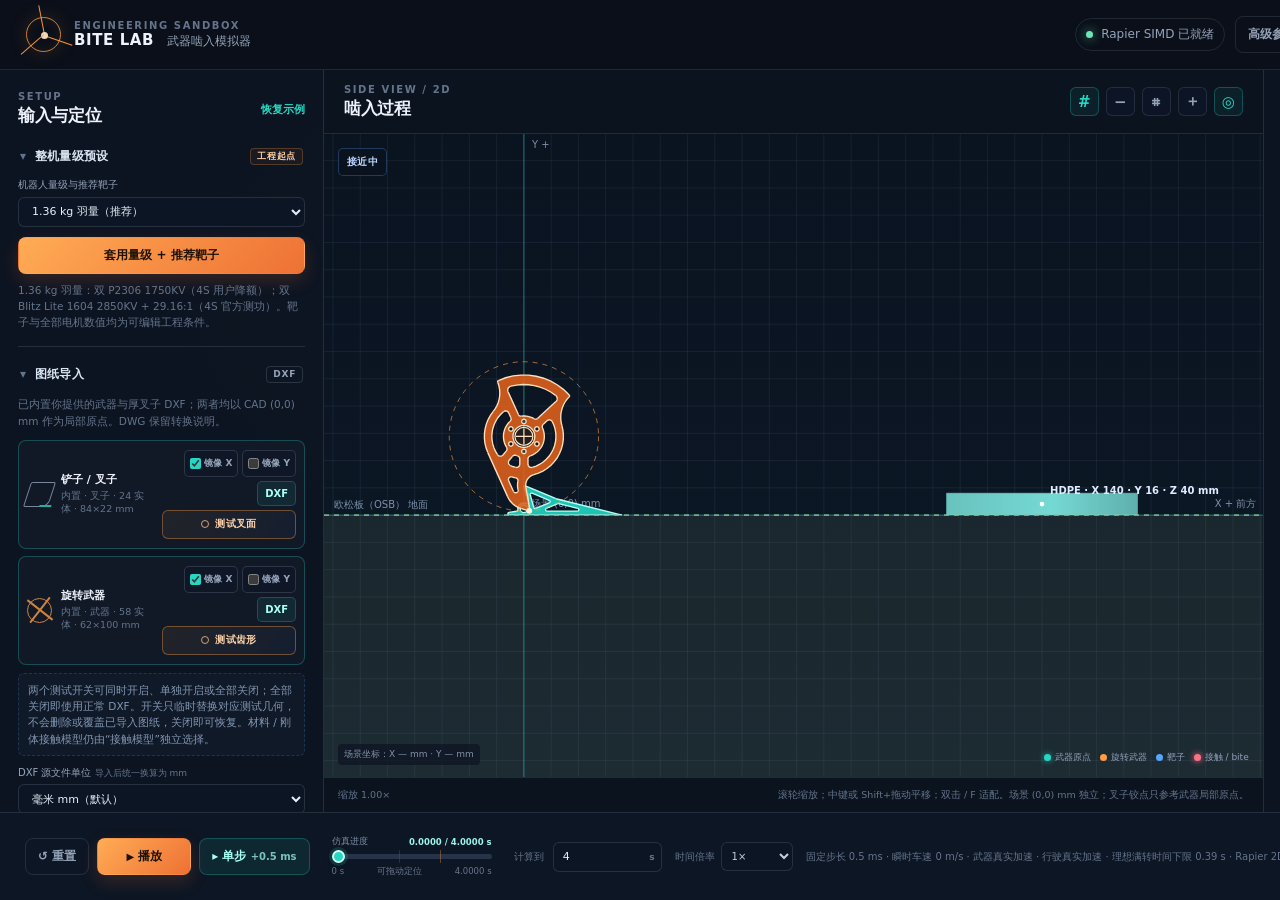
<file: outputs/bite-simulator/index.html>
<!doctype html>
<html lang="zh-CN">
  <head>
    <meta charset="UTF-8" />
    <meta name="viewport" content="width=device-width, initial-scale=1.0" />
    <meta name="theme-color" content="#101724" />
    <title>BITE LAB｜格斗机器人武器模拟</title>
  <link rel="stylesheet" href="styles.css?v=1.0.1" />
  </head>
  <body>
    <div class="app-shell" id="appShell">
      <header class="topbar">
        <div class="brand">
          <div class="brand-mark" aria-hidden="true"><span></span><span></span><span></span></div>
          <div>
            <div class="eyebrow">ENGINEERING SANDBOX</div>
            <h1>BITE LAB <span>武器啮入模拟器</span></h1>
          </div>
        </div>
        <div class="top-actions">
          <div id="appStatus" class="status-pill ready"><i></i><span>示例模型就绪</span></div>
          <button id="toggleAdvanced" class="button ghost advanced-toggle" type="button" aria-expanded="false" title="只展开或收起输入；不会重置仿真或切换物理模型">高级参数（仅显示） <span aria-hidden="true">⌄</span></button>
          <button id="openDwgHelp" class="button ghost" type="button">DWG 转换说明</button>
          <button id="openModelNotes" class="button ghost" type="button">模型假设</button>
        </div>
      </header>

      <main class="workspace">
        <aside class="sidebar controls-panel" aria-label="工程参数">
          <div class="side-heading">
            <div>
              <div class="eyebrow">SETUP</div>
              <h2>输入与定位</h2>
            </div>
            <button id="restoreDefaults" class="text-button" type="button">恢复示例</button>
          </div>

          <section class="settings-group preset-group" data-collapsible>
            <div class="group-title-row"><h3>整机量级预设</h3><span class="tag orange">工程起点</span></div>
            <label class="field wide-field">
              <span>机器人量级与推荐靶子</span>
              <select data-param="robotPreset" id="robotPreset">
                <option value="150g">150 g 微型</option>
                <option value="220g">220 g 蚂蚁</option>
                <option value="454g">454 g 甲虫</option>
                <option value="1.36kg">1.36 kg 羽量（推荐）</option>
                <option value="5lb">5 lbs / 2.27 kg</option>
                <option value="13.6kg">13.6 kg Feather</option>
              <option value="110kg">110 kg Heavyweight（参数几何示例）</option>
              </select>
            </label>
            <div class="inline-action-row"><button id="applyRobotPreset" class="button primary" type="button">套用量级 + 推荐靶子</button></div>
            <p id="presetReadout" class="microcopy">1.36 kg：双 P2306 4S 降额示例；行驶默认为双 Blitz Lite 1604 2850KV + 29.16:1（4S 厂家测功基准）。</p>
            <p id="geometryScaleWarning" class="parametric-warning hidden" role="status"></p>
          </section>

          <section class="settings-group import-group" data-collapsible>
            <div class="group-title-row">
              <h3>图纸导入</h3>
              <span class="tag">DXF</span>
            </div>
            <p class="hint">已内置你提供的武器与厚叉子 DXF；两者均以 CAD (0,0) mm 作为局部原点。DWG 保留转换说明。</p>
            <div class="drawing-card" id="shovelDrawingCard">
              <div class="drawing-icon shovel-icon" aria-hidden="true"></div>
              <div class="drawing-copy">
                <strong>铲子 / 叉子</strong>
                <span id="shovelDrawingStatus">内置：厚叉子.DXF</span>
              </div>
              <div class="drawing-actions" aria-label="叉子导入、镜像与测试叉面切换">
                <label class="mirror-mini" title="绕叉子 CAD 局部原点左右镜像"><input data-param="shovelMirrorX" type="checkbox" /><span>镜像 X</span></label>
                <label class="mirror-mini" title="绕叉子 CAD 局部原点上下镜像"><input data-param="shovelMirrorY" type="checkbox" /><span>镜像 Y</span></label>
                <label class="mini-button" title="导入铲子 DXF">DXF<input id="shovelFile" type="file" accept=".dxf" hidden /></label>
                <label class="test-shape-toggle" title="临时使用参数化叉面；已导入 DXF 会保留，关闭即可恢复">
                  <input data-param="paramForkEnabled" type="checkbox" aria-describedby="parametricModeMemoryNote" />
                  <span>测试叉面</span>
                </label>
              </div>
            </div>
            <div class="drawing-card" id="weaponDrawingCard">
              <div class="drawing-icon weapon-icon" aria-hidden="true"></div>
              <div class="drawing-copy">
                <strong>旋转武器</strong>
                <span id="weaponDrawingStatus">内置：新单牙大武器</span>
              </div>
              <div class="drawing-actions" aria-label="武器导入、镜像与测试齿形切换">
                <label class="mirror-mini" title="绕武器转轴左右镜像"><input data-param="weaponMirrorX" type="checkbox" /><span>镜像 X</span></label>
                <label class="mirror-mini" title="绕武器转轴上下镜像"><input data-param="weaponMirrorY" type="checkbox" /><span>镜像 Y</span></label>
                <label class="mini-button" title="导入武器 DXF">DXF<input id="weaponFile" type="file" accept=".dxf" hidden /></label>
                <label class="test-shape-toggle" title="临时使用参数化齿形；已导入 DXF 会保留，关闭即可恢复">
                  <input data-param="paramWeaponEnabled" type="checkbox" aria-describedby="parametricModeMemoryNote" />
                  <span>测试齿形</span>
                </label>
              </div>
            </div>
            <p id="parametricModeMemoryNote" class="microcopy geometry-memory-note">两个测试开关可同时开启、单独开启或全部关闭；全部关闭即使用正常 DXF。开关只临时替换对应测试几何，不会删除或覆盖已导入图纸，关闭即可恢复。材料 / 刚体接触模型仍由“接触模型”独立选择。</p>
            <label class="field compact-field">
              <span>DXF 源文件单位 <em>导入后统一换算为 mm</em></span>
              <select data-param="dxfUnit" id="dxfUnit">
                <option value="mm">毫米 mm（默认）</option>
                <option value="auto">按 DXF 单位自动识别</option>
                <option value="in">英寸 in</option>
                <option value="m">米 m</option>
              </select>
            </label>
          </section>

          <section id="paramWeaponSettings" class="settings-group parametric-geometry-settings hidden" data-parametric-panel="weapon" data-collapsible>
            <div class="group-title-row">
              <h3>测试齿形参数</h3>
              <span class="tag orange">替代武器 DXF</span>
            </div>
            <p class="parametric-warning">仅临时替换武器齿形；叉子仍按自身开关选择测试叉面或当前 DXF。接触模型与材料参数不随此开关改变。</p>
            <div class="two-col">
              <label class="field">
                <span>武器齿数</span>
                <div class="input-wrap"><input data-param="paramToothCount" type="number" value="1" step="1" min="1" max="32" /><b>齿</b></div>
              </label>
              <label class="field">
                <span>齿相位角 <em>前角 / rake</em></span>
                <div class="input-wrap"><input data-param="paramToothPhaseDeg" type="number" value="0" step="0.5" min="-89" max="89" /><b>°</b></div>
              </label>
              <label class="field">
                <span>打击圆半径 R <em>轴心至齿尖</em></span>
                <div class="input-wrap"><input data-param="paramToothLength" type="number" value="55" step="0.1" min="0.1" /><b>mm</b></div>
              </label>
              <label class="field">
                <span>牙长 L <em>齿根至齿尖工作线</em></span>
                <div class="input-wrap"><input data-param="paramToothWorkLength" type="number" value="14" step="0.1" min="0.1" /><b>mm</b></div>
              </label>
              <label class="field">
                <span>齿根背撑厚度 t <em>XY 侧视；不是 Z 宽</em></span>
                <div class="input-wrap"><input data-param="paramToothWidth" type="number" value="6" step="0.1" min="0.1" /><b>mm</b></div>
              </label>
            </div>
            <p id="paramWeaponGeometryReadout" class="engineering-readout">测试齿形：等待按齿数、打击圆、迎击面与背撑参数生成有限实体。</p>
            <p class="microcopy">各齿按 360° / 齿数等角均布。“齿相位角”严格定义为齿尖半径与直线迎击面之间的有符号前角；牙长 L 就是迎击面从齿根到齿尖的长度，背撑厚度 t 把它闭合成三角实体。正值表示沿武器实际逆时针旋转方向前倾、齿尖相对齿根更“抓入”；输入值始终是最终装配后的物理前角，X/Y 镜像只改变安装朝向，不会暗中反转输入语义。它不控制第 0 齿圆周位置，第 0 齿位置由“武器初始角度”控制。0–15° 正前角是常用工程起点；超过 20° 不会被界面武断拒绝，但需另行校核齿根强度。Z 向齿宽仍在高级区“武器宽度 Z”设置。材料删除继续受连续接触安全门约束。</p>
          </section>

          <section id="paramForkSettings" class="settings-group parametric-geometry-settings hidden" data-parametric-panel="fork" data-collapsible>
            <div class="group-title-row">
              <h3>测试叉面参数</h3>
              <span class="tag orange">替代叉子 DXF</span>
            </div>
            <p class="parametric-warning">仅临时替换叉子作用面；武器仍按自身开关选择测试齿形或当前 DXF。接触模型与材料参数不随此开关改变。</p>
            <div class="two-col">
              <label class="field">
                <span>铰点至叉尖距离 D <em>左端原点—右端尖端</em></span>
                <div class="input-wrap"><input data-param="paramForkTipDistance" type="number" value="72" step="0.1" min="0.1" /><b>mm</b></div>
              </label>
            </div>
            <p id="paramForkGeometryReadout" class="engineering-readout">测试叉面：等待按左端铰点与叉尖距离生成一条理想无厚度线段。</p>
            <p class="microcopy">测试叉面严格是一条无厚度刚体线段：局部原点 O=(0,0) 是左端铰点，T=(D,0) 是右端叉尖，不暗造圆角、侧视厚度或三角背板。装配时只绕固定铰点转动，使叉尖在第一帧就位于真实 Y=0 mm 地面；不会先下落，也不会移动或改写铰点—武器原点距离。叉子质量仍使用高级区的显式输入，线段惯量按均匀细杆计算。关闭后恢复叉子 DXF。</p>
          </section>

          <section class="settings-group" data-collapsible>
            <div class="group-title-row">
              <h3>几何与定位</h3>
              <span class="tag teal">画布可点选</span>
            </div>
            <p class="hint">场景坐标（mm）以网格的 (0,0) mm 为基准；武器可独立放置。下方输入只固定叉子铰点相对武器原点的位置，不固定叉子的转角。</p>
            <div class="two-col">
              <label class="field">
                <span>武器轴心 X <em>相对场地原点</em></span>
                <div class="input-wrap"><input data-param="weaponSceneX" type="number" step="1" /><b>mm</b></div>
              </label>
              <label class="field">
                <span>武器轴心 Y / 高度 <em>相对场地原点</em></span>
                <div class="input-wrap"><input data-param="weaponSceneY" type="number" step="0.01" /><b>mm</b></div>
              </label>
            </div>
            <div class="two-col cad-fork-offset-row">
              <label class="field">
                <span>叉子铰点 X <em>叉子原点相对武器原点</em></span>
                <div class="input-wrap"><input data-param="shovelOffsetX" type="number" step="1" /><b>mm</b></div>
              </label>
              <label class="field">
                <span>叉子铰点 Y <em>叉子原点相对武器原点</em></span>
                <div class="input-wrap"><input data-param="shovelOffsetY" type="number" step="0.01" /><b>mm</b></div>
              </label>
            </div>
            <div class="two-col advanced-only">
              <label class="field">
                <span>叉子质量 <em>转动惯量按当前 DXF / 线段几何推导</em></span>
                <div class="input-wrap"><input data-param="forkMass" type="number" value="0.03" step="0.001" min="0.0001" /><b>kg</b></div>
              </label>
            </div>
            <div class="two-col geometry-radius-row">
              <label class="field cad-weapon-radius-field">
                <span>图纸刀尖半径 <em>闭合 DXF 锁定</em></span>
                <div class="input-wrap"><input data-param="tipRadius" type="number" step="1" min="1" /><b>mm</b></div>
              </label>
              <label class="field advanced-only">
                <span>设计齿数（仅无闭合外轮廓时后备）</span>
                <div class="input-wrap"><input data-param="toothCount" type="number" step="1" min="1" /><b>齿</b></div>
              </label>
              <label class="field">
                <span>武器初始角度 <em>DXF 姿态</em></span>
                <div class="input-wrap"><input data-param="weaponInitialAngle" type="number" step="1" min="0" max="360" /><b>°</b></div>
              </label>
            </div>
            <div class="inline-action-row">
              <button id="setAxis" class="button secondary" type="button">在画布上设置转轴</button>
              <button id="useDerivedRadius" class="text-button" type="button">使用图纸推导半径</button>
            </div>
            <p id="axisReadout" class="microcopy">武器局部原点：CAD (0, 0) mm；叉子 X/Y 仅定位铰点，当前叉子转角由重力与刚体接触求解。</p>
          </section>

          <section class="settings-group" data-collapsible>
            <div class="group-title-row"><h3>武器系统</h3><span class="tag orange">带条件数据</span></div>
            <label class="field wide-field">
              <span>武器电机方案 <em>仅作工程起点，可编辑</em></span>
              <select data-param="weaponMotorPreset" id="weaponMotorPreset">
                <option value="dual2306">双 P2306 1750KV（4S 用户降额）</option>
                <option value="singleP2306Official">单 P2306 V3 1750KV（6S 官方电输入）</option>
                <option value="dualP2306Official">双 P2306 V3 1750KV（6S 表值×2）</option>
                <option value="velox2306Conflict">V2306 1500KV“1969.9 W”（冲突，仅查看）</option>
                <option value="single2212">单 X2212 V3 1400KV（4S / APC7060）</option>
                <option value="single2812">单 XRotor 2812 900KV（6S / 9 s 上限）</option>
                <option value="single2807">单 NIDICI 2807 1300KV（24 V 目录上限）</option>
                <option value="single3115">单 XTO-3115 900KV（6S / 10 s）</option>
                <option value="custom">自定义</option>
              </select>
            </label>
            <p id="weaponMotorPresetNote" class="microcopy">请按具体电机型号、冷却条件、ESC 相电流与传动实测填写。</p>
            <div class="two-col">
              <label class="field">
                <span>武器起转方式</span>
                <select data-param="weaponStartMode" id="weaponStartMode">
                  <option value="realAcceleration">真实加速（从 0 rpm，默认）</option>
                  <option value="setSpeed">设定初速（已预旋边界条件）</option>
                </select>
              </label>
              <label class="field">
                <span>武器速度指令 <em>空载转速百分比</em></span>
                <div class="input-wrap"><input data-param="weaponThrottle" type="number" step="1" min="0" max="100" /><b>%</b></div>
              </label>
            </div>
            <p class="microcopy">“真实加速”从静止按功率推导的扭矩—转速包络加速；“设定初速”是理想预旋边界，会在 t=0 直接带入 ½Iω² 储能，不代表所填电机能在当前进场距离内达到它。两种模式命中后都会降速并由电机恢复。</p>
            <div class="two-col">
              <label class="field">
                <span>武器转动惯量 <em>质量 + 当前几何自动计算</em></span>
                <div class="input-wrap"><input data-param="weaponInertia" type="number" step="0.001" min="0.001" readonly aria-readonly="true" /><b>kg·mm²</b></div>
              </label>
              <label class="field">
                <span>武器旋转组件质量 <em>实测 / 等效</em></span>
                <div class="input-wrap"><input data-param="weaponMass" type="number" step="0.001" min="0.000001" /><b>kg</b></div>
              </label>
              <label class="field">
                <span>武器电机 KV</span>
                <div class="input-wrap"><input data-param="weaponKv" type="number" step="1" min="1" /><b>rpm/V</b></div>
              </label>
              <label class="field">
                <span>电机数量</span>
                <div class="input-wrap"><input data-param="weaponMotorCount" type="number" step="1" min="1" /><b>台</b></div>
              </label>
              <label class="field">
                <span>电池电压</span>
                <div class="input-wrap"><input data-param="voltage" type="number" step="0.1" min="0.1" /><b>V</b></div>
              </label>
              <label class="field">
                <span>武器传动比 <em>电机÷武器</em></span>
                <div class="input-wrap"><input data-param="weaponGearRatio" type="number" step="0.01" min="0.01" /><b>: 1</b></div>
              </label>
              <label class="field advanced-only">
                <span>武器传动效率</span>
                <div class="input-wrap"><input data-param="weaponEfficiency" type="number" step="1" min="1" max="100" /><b>%</b></div>
              </label>
              <label class="field">
                <span>单电机电输入上限 Pe <em>不是机械轴功率</em></span>
                <div class="input-wrap"><input data-param="weaponMotorPower" type="number" step="1" min="1" /><b>W</b></div>
              </label>
              <label class="field advanced-only">
                <span>模型相电流上限 <em>0 = 未知；不可照搬电池电流</em></span>
                <div class="input-wrap"><input data-param="weaponMotorCurrent" type="number" step="0.1" min="0" /><b>A</b></div>
              </label>
              <label class="field advanced-only">
                <span>电机效率</span>
                <div class="input-wrap"><input data-param="weaponMotorEfficiency" type="number" step="1" min="1" max="100" /><b>%</b></div>
              </label>
              <label class="field advanced-only">
                <span>有效输出系数 <em>模型修正；非无人机 g/W 力效</em></span>
                <div class="input-wrap"><input data-param="weaponOutputFactor" type="number" step="1" min="1" max="100" /><b>%</b></div>
              </label>
            </div>
            <p id="weaponMassReadout" class="engineering-readout">只填写完整旋转组件质量；转动惯量会按当前 CAD/参数齿几何绕武器原点自动积分，并随换图、镜像和牙形修改实时更新。</p>
          </section>

          <section class="settings-group" data-collapsible>
            <div class="group-title-row"><h3>行驶系统</h3><span class="tag">条件 / 抓地</span></div>
            <label class="field wide-field">
              <span>行驶电机方案 <em>具体型号优先</em></span>
              <select data-param="driveMotorPreset" id="driveMotorPreset">
                <option value="dualBlitzLite1604Dyno4S">双 Blitz Lite 1604 2850KV + 29.16:1（4S 官方测功）</option>
                <option value="repeatCompact1806Catalog">Repeat Compact 1806 2300KV + 22.6:1（官方目录，扭矩未知）</option>
                <option value="dual1806">双 1806 3000KV + 20:1（用户候选，待核验）</option>
                <option value="micro1103">双 1103（尺寸级示例，待实测）</option>
                <option value="beetle1404">双 1404（尺寸级示例，待实测）</option>
                <option value="heavy6374">四 6374（尺寸级示例，待实测）</option>
                <option value="custom">自定义</option>
              </select>
            </label>
            <p id="driveMotorPresetNote" class="microcopy">请优先填写实测/厂家数据表扭矩，再检查轮端牵引力是否被抓地上限限制。</p>
            <div class="two-col">
              <label class="field">
                <span>行驶起步方式</span>
                <select data-param="driveStartMode" id="driveStartMode">
                  <option value="realAcceleration">真实加速（从 0 起步）</option>
                  <option value="setSpeed">设定初速（直接进入）</option>
                </select>
              </label>
              <label class="field">
                <span>行驶速度指令 <em>空载速度百分比</em></span>
                <div class="input-wrap"><input data-param="driveThrottle" type="number" step="1" min="0" max="100" /><b>%</b></div>
              </label>
            </div>
            <p class="microcopy">“真实加速”由扭矩—转速包络、功率和抓地上限从静止积分；“设定初速”仅改变 t=0 速度，命中后的降速、反冲、牵引恢复和打滑仍由整体动力学模型计算。</p>
            <div class="two-col">
              <label class="field">
                <span>行驶电机 KV</span>
                <div class="input-wrap"><input data-param="driveKv" type="number" step="1" min="1" /><b>rpm/V</b></div>
              </label>
              <label class="field">
                <span>轮径</span>
                <div class="input-wrap"><input data-param="wheelDiameter" type="number" step="1" min="1" /><b>mm</b></div>
              </label>
              <label class="field">
                <span>电机数量</span>
                <div class="input-wrap"><input data-param="driveMotorCount" type="number" step="1" min="1" /><b>台</b></div>
              </label>
              <label class="field">
                <span>单套峰值功率 <em>电输入/整套输出以预设注释为准</em></span>
                <div class="input-wrap"><input data-param="driveMotorPower" type="number" step="1" min="1" /><b>W</b></div>
              </label>
              <label class="field">
                <span>显式减速比前的单套等效堵转扭矩 <em>整套输出可按比值折算</em></span>
                <div class="input-wrap"><input data-param="driveMotorTorque" type="number" step="0.000001" min="0.000001" /><b>N·m</b></div>
              </label>
              <label class="field advanced-only">
                <span>单电机相电流上限 <em>0 = 未知，不限流</em></span>
                <div class="input-wrap"><input data-param="driveMotorCurrent" type="number" step="0.1" min="0" /><b>A</b></div>
              </label>
              <label class="field">
                <span>行驶传动比 <em>电机÷轮</em></span>
                <div class="input-wrap"><input data-param="driveGearRatio" type="number" step="0.01" min="0.01" /><b>: 1</b></div>
              </label>
              <label class="field advanced-only">
                <span>行驶传动 / 数据基准效率 <em>整套输出已含损耗时设 100%</em></span>
                <div class="input-wrap"><input data-param="driveEfficiency" type="number" step="1" min="1" max="100" /><b>%</b></div>
              </label>
              <label class="field">
                <span>机器人质量</span>
                <div class="input-wrap"><input data-param="robotMass" type="number" step="0.1" min="0.1" /><b>kg</b></div>
              </label>
              <label class="field advanced-only">
                <span>经验负载车速折扣 <em>不进入轮速滑移求解</em></span>
                <div class="input-wrap"><input data-param="slipFactor" type="number" step="1" min="0" max="100" /><b>%</b></div>
              </label>
              <label class="field advanced-only">
                <span>等效牵引上限 μeq <em>非 μs / μk 切换</em></span>
                <div class="input-wrap"><input data-param="gripCoefficient" type="number" step="0.05" min="0.01" max="2" /><b>—</b></div>
              </label>
              <label class="field advanced-only">
                <span>滚动阻力系数 Crr <em>轮胎 + 地面实测</em></span>
                <div class="input-wrap"><input data-param="rollingResistanceCoefficient" type="number" step="0.005" min="0" max="0.5" /><b>—</b></div>
              </label>
            </div>
          </section>

          <section class="settings-group target-group" data-collapsible>
            <div class="group-title-row"><h3>靶子规格</h3><span class="tag blue">X 长 · Y 厚 · Z 宽</span></div>
            <label class="field wide-field">
              <span>局部接触模型</span>
              <select data-param="contactModel" id="contactModel">
                <option value="material">有限材料安全模式（未验证接触会回滚停止，默认）</option>
                <option value="rigid">理想刚体上限对照</option>
              </select>
            </label>
            <div class="two-col">
              <label class="field">
                <span>材料预设</span>
                <select data-param="targetMaterial" id="targetMaterial">
                  <option value="mildSteel">低碳钢板</option>
                  <option value="aluminum">铝合金板</option>
                  <option value="hdpe">HDPE 板</option>
                  <option value="wood">胶合木板</option>
                  <option value="custom">自定义材料</option>
                </select>
              </label>
              <label class="field">
                <span>质量采用方式</span>
                <select data-param="targetMassMode" id="targetMassMode">
                  <option value="geometry">按尺寸与密度自动计算（默认）</option>
                  <option value="measured">实测 / 等效质量（手动）</option>
                </select>
              </label>
            </div>
            <div class="two-col target-dimensions">
              <label class="field"><span>长度 X</span><div class="input-wrap"><input data-param="targetLength" type="number" step="1" min="1" /><b>mm</b></div></label>
              <label class="field"><span>厚度 Y</span><div class="input-wrap"><input data-param="targetThickness" type="number" step="0.1" min="0.1" /><b>mm</b></div></label>
              <label class="field"><span>宽度 Z <em>出平面方向</em></span><div class="input-wrap"><input data-param="targetWidthZ" type="number" step="0.1" min="0.1" /><b>mm</b></div></label>
              <label class="field"><span>靶子质量 <em>自动模式实时回填；手动模式可称重输入</em></span><div class="input-wrap"><input data-param="targetMass" type="number" step="0.000001" min="0.0001" /><b>kg</b></div></label>
            </div>
            <p id="materialConsistencyReadout" class="engineering-readout">尺寸推算质量：— kg；实测质量：— kg。运动计算采用当前质量方式，差异会在此提示。</p>
            <div class="two-col">
              <label class="field">
                <span>靶子场地 X <em>放置位置</em></span>
                <div class="input-wrap"><input data-param="targetSceneX" type="number" step="1" /><b>mm</b></div>
              </label>
              <label class="field">
                <span>等效支撑间隙 <em>默认 0.1 mm</em></span>
                <div class="input-wrap"><input data-param="targetClearance" type="number" step="0.01" min="0" /><b>mm</b></div>
              </label>
            </div>
            <div class="two-col advanced-only">
              <label class="field">
                <span>武器—靶恢复系数 <em>仅刚体上限对照</em></span>
                <div class="input-wrap"><input data-param="restitution" type="number" step="0.01" min="0" max="0.25" /><b>—</b></div>
              </label>
              <label class="field">
                <span>靶材密度</span>
                <div class="input-wrap"><input data-param="targetDensity" type="number" step="1" min="1" /><b>kg/m³</b></div>
              </label>
              <label class="field">
                <span>靶材杨氏模量 <em>资料值，当前未参与求解</em></span>
                <div class="input-wrap"><input data-param="targetYoungModulus" type="number" step="0.1" min="0.001" /><b>GPa</b></div>
              </label>
              <label class="field">
                <span>靶材屈服强度</span>
                <div class="input-wrap"><input data-param="targetYieldStrength" type="number" step="1" min="0.001" /><b>MPa</b></div>
              </label>
              <label class="field">
                <span>靶材剪切强度</span>
                <div class="input-wrap"><input data-param="targetShearStrength" type="number" step="1" min="0.001" /><b>MPa</b></div>
              </label>
              <label class="field">
                <span>断裂能研究输入 Gc <em>当前不启用删料</em></span>
                <div class="input-wrap"><input data-param="targetFractureEnergy" type="number" step="100" min="0" /><b>J/m²</b></div>
              </label>
              <label class="field wide-field">
                <span>Gc 试验来源 <em>同牌号 / 状态 / 速率</em></span>
                <div class="input-wrap"><input data-param="targetFractureSource" type="text" placeholder="例如：论文、材料试验或台架编号" /><b>来源</b></div>
              </label>
              <label class="field">
                <span>最小切屑厚度研究输入 h_min <em>当前不启用删料</em></span>
                <div class="input-wrap"><input data-param="targetMinChipThickness" type="number" step="0.01" min="0" /><b>mm</b></div>
              </label>
              <label class="field wide-field">
                <span>h_min 试验来源 <em>同刀具 / 靶材 / 速度</em></span>
                <div class="input-wrap"><input data-param="targetMinChipSource" type="text" placeholder="例如：台架试验编号与工况" /><b>来源</b></div>
              </label>
            </div>
            <p class="microcopy">真实地面固定为场景 Y = 0 mm，叉子直接与该平面接触。等效支撑间隙只属于靶子：它把地面微凸点或靶子底面不完全贴合表示成持续支撑包络；默认靶子支撑平面为 Y = 0.1 mm，初始及再次落地后都保持该名义间隙。</p>
          </section>

          <section class="settings-group" data-collapsible>
            <div class="group-title-row"><h3>材料与摩擦</h3><span class="tag teal">局部接触</span></div>
            <p class="hint">Rapier 负责受限底盘、转轴武器、铰接叉子与靶子的整体运动。当前正式路径统一采用非穿透零删料边界；h_min 与 Gc 仅作为后续连续最早接触切削求解的研究输入，不会解锁未经验证的删料结果。</p>
            <div class="three-col">
              <label class="field">
                <span>武器材质</span>
                <select data-param="weaponMaterial" id="weaponMaterial">
                  <option value="hardox500">Hardox 500</option>
                  <option value="hardox600">Hardox 600</option>
                  <option value="peek">PEEK</option>
                  <option value="plaPlus">PLA+</option>
                  <option value="tc4">TC4 钛合金</option>
                  <option value="custom">自定义</option>
                </select>
              </label>
              <label class="field">
                <span>叉子材质</span>
                <select data-param="shovelMaterial" id="shovelMaterial">
                  <option value="hardox500">Hardox 500</option>
                  <option value="hardox600">Hardox 600</option>
                  <option value="peek">PEEK</option>
                  <option value="plaPlus">PLA+</option>
                  <option value="tc4">TC4 钛合金</option>
                  <option value="custom">自定义</option>
                </select>
              </label>
              <label class="field">
                <span>地板材质</span>
                <select data-param="floorMaterial" id="floorMaterial">
                  <option value="osb">欧松板（OSB）</option>
                  <option value="steelPlate">钢板</option>
                  <option value="aluminumPlate">铝板</option>
                  <option value="custom">自定义</option>
                </select>
              </label>
            </div>
            <div class="two-col material-meta">
              <div class="field static-field">
                <span>场地地面 Y <em>固定全局基准</em></span>
                <div class="input-wrap static-value"><output>0</output><b>mm</b></div>
              </div>
              <label class="field advanced-only">
                <span>摩擦修正系数 <em>材料对 × 修正</em></span>
                <div class="input-wrap"><input data-param="frictionFactor" type="number" step="0.05" min="0.25" max="2" /><b>×</b></div>
              </label>
            </div>
            <div class="two-col advanced-only material-contact-grid">
              <label class="field">
                <span>武器宽度 Z</span>
                <div class="input-wrap"><input data-param="weaponWidthZ" type="number" step="0.1" min="0.1" /><b>mm</b></div>
              </label>
              <label class="field">
                <span>叉子宽度 Z</span>
                <div class="input-wrap"><input data-param="shovelWidthZ" type="number" step="0.1" min="0.1" /><b>mm</b></div>
              </label>
              <label class="field">
                <span>武器 Z 偏移 <em>相对靶子中面</em></span>
                <div class="input-wrap"><input data-param="weaponZOffset" type="number" step="0.1" /><b>mm</b></div>
              </label>
              <label class="field">
                <span>叉子 Z 偏移 <em>相对靶子中面</em></span>
                <div class="input-wrap"><input data-param="shovelZOffset" type="number" step="0.1" /><b>mm</b></div>
              </label>
              <label class="field">
                <span>刀刃等效圆角半径</span>
                <div class="input-wrap"><input data-param="edgeRadius" type="number" step="0.05" min="0.01" /><b>mm</b></div>
              </label>
            </div>
            <p id="materialReadout" class="microcopy">正在根据所选材料对与已填修正系数计算摩擦；面板收起不改变求解值。</p>
            <p id="materialModelReadout" class="engineering-readout">局部材料模型：等待参数。默认武器宽 8 mm、叉子宽 4 mm、两者 Z 偏移 0 mm、刀刃圆角 0.2 mm；“高级”中可修改。</p>
          </section>

          <section class="settings-group assumptions-card" data-collapsible>
            <div class="group-title-row">
              <div class="assumption-title"><div class="small-icon" aria-hidden="true">i</div><h3>当前模型与适用边界</h3></div>
              <span class="tag">说明</span>
            </div>
              <p><strong>当前模型：</strong>Rapier 2D 求解靶子、转子、铰接叉子与仅有水平自由度的底盘；底盘竖向和俯仰由理想地面约束。有限材料安全模式不会把未验证的完全刚体冲量当成剐蹭结果：若当前刀齿缺少已验证的连续塑性/断裂、沟槽历史与最早接触 TOI，首次承载接触会回滚到安全帧并停止。“理想刚体”仅作显式上限对照，不是有限元或断裂仿真。</p>
          </section>
        </aside>

        <section class="scene-panel" aria-label="侧视二维仿真画布">
          <div class="scene-toolbar">
            <div class="scene-title"><div class="eyebrow">SIDE VIEW / 2D</div><h2>啮入过程</h2></div>
            <div class="scene-tools">
              <button id="toggleGrid" class="icon-button active" type="button" title="显示/隐藏网格">#</button>
              <button id="zoomOut" class="icon-button" type="button" title="缩小画面">−</button>
              <button id="fitScene" class="icon-button" type="button" title="适配场景">⌗</button>
              <button id="zoomIn" class="icon-button" type="button" title="放大画面">＋</button>
              <button id="toggleEnvelope" class="icon-button active" type="button" title="显示/隐藏旋转包络">◎</button>
            </div>
          </div>
          <div class="canvas-wrap" id="canvasWrap">
              <canvas id="simCanvas" aria-label="武器、叉子与靶子的二维仿真"></canvas>
            <div id="phaseBadge" class="phase-badge approach">接近中</div>
            <div class="canvas-legend">
              <span><i class="legend-dot origin"></i>武器原点</span>
              <span><i class="legend-dot weapon"></i>旋转武器</span>
              <span><i class="legend-dot target"></i>靶子</span>
              <span><i class="legend-dot contact"></i>接触 / bite</span>
            </div>
            <div id="cursorReadout" class="cursor-readout">场景坐标：X — mm · Y — mm</div>
            <div id="axisHint" class="axis-hint hidden">在武器轮廓上点击，设置新的旋转轴</div>
          </div>
          <div class="scene-caption">
            <span id="fileSummary">当前：内置武器与厚叉子 DXF</span>
            <span id="zoomReadout">缩放 1.00×</span>
            <span>滚轮缩放；中键或 Shift+拖动平移；双击 / F 适配。场景 (0,0) mm 独立；叉子铰点只参考武器局部原点。</span>
          </div>
        </section>

        <aside class="sidebar results-panel" aria-label="计算结果">
          <div class="side-heading">
            <div><div class="eyebrow">READOUT</div><h2>计算结果</h2></div>
            <span id="simTime" class="time-readout">t = 0.000 s</span>
          </div>

          <section class="result-section ideal-section">
            <div class="result-heading"><span class="result-chip ideal">几何 / 理想值</span><span class="formula-note">无负载、恒速</span></div>
            <div class="metric-grid">
              <article class="metric-card accent-orange"><span>武器转速</span><strong id="weaponRpm">—</strong><small>rpm</small></article>
              <article class="metric-card accent-orange"><span>角速度</span><strong id="angularVelocity">—</strong><small>rad/s</small></article>
              <article class="metric-card accent-orange"><span>刀尖线速度</span><strong id="tipSpeed">—</strong><small>m/s</small></article>
              <article class="metric-card accent-teal"><span>空载理论车速</span><strong id="vehicleSpeed">—</strong><small>m/s</small></article>
              <article class="metric-card accent-teal"><span>理论满速每齿进给</span><strong id="biteTheoretical">—</strong><small>mm / 齿</small></article>
              <article class="metric-card accent-teal"><span>当前 X 向相对进给 / 齿</span><strong id="biteIdeal">—</strong><small>mm / 齿 · 运动学</small></article>
              <article class="metric-card accent-violet"><span>旋转动能</span><strong id="weaponEnergy">—</strong><small>J</small></article>
              <article class="metric-card accent-orange"><span>相电流限矩上限</span><strong id="weaponShaftTorque">—</strong><small>N·m</small></article>
              <article class="metric-card accent-orange"><span>有效武器功率</span><strong id="weaponPowerOut">—</strong><small>W</small></article>
              <article class="metric-card accent-teal"><span>可用轮端牵引</span><strong id="driveTraction">—</strong><small>N</small></article>
              <article class="metric-card accent-teal"><span>有效行驶功率</span><strong id="drivePowerOut">—</strong><small>W</small></article>
              <article class="metric-card accent-orange"><span>实时武器转速</span><strong id="liveWeaponRpm">—</strong><small>rpm</small></article>
              <article class="metric-card accent-teal"><span>实时行驶速度</span><strong id="liveDriveSpeed">—</strong><small>m/s</small></article>
            </div>
            <p class="result-footnote">“X 向每齿进给”= 底盘与靶子的水平相对进给 ÷ 实时齿通过频率；接触时采用靶子接触点瞬时速度（含自转），未接触时采用靶子质心速度。旋转切入的实际未切削厚度单独显示，二者不能互相替代。</p>
          </section>

          <section class="result-section collision-section">
            <div class="result-heading"><span class="result-chip collision">靶子自由运动 + 底盘水平反冲 + 局部接触</span><span id="collisionState" class="formula-note">等待接触</span></div>
            <div class="impact-readout" id="impactReadout">
              <div class="impact-dot"></div>
              <div><span>当前状态</span><strong id="impactSummary">尚未发生武器接触</strong></div>
            </div>
            <div class="metric-grid compact">
              <article class="metric-card accent-red"><span>接触点</span><strong id="contactPoint">—</strong><small>mm</small></article>
              <article class="metric-card accent-red"><span>命中时 X 向进给 bite</span><strong id="penetrationDepth">—</strong><small>mm / 齿</small></article>
              <article class="metric-card accent-red"><span>相对法向速度</span><strong id="relativeSpeed">—</strong><small>m/s</small></article>
              <article class="metric-card accent-red"><span>靶动能增量</span><strong id="impactEnergy">—</strong><small>J</small></article>
              <article class="metric-card accent-red"><span>接触冲量</span><strong id="impactImpulse">—</strong><small>N·s</small></article>
              <article class="metric-card accent-red"><span>最大真实几何侵入</span><strong id="geometryPenetration">—</strong><small>mm</small></article>
              <article class="metric-card accent-red"><span>接触求解提前量</span><strong id="contactGap">—</strong><small>mm · 上限 0.08</small></article>
              <article class="metric-card accent-red"><span>转子动能损失</span><strong id="rotorEnergyLoss">—</strong><small>J</small></article>
              <article class="metric-card accent-red"><span>未归类能量残差</span><strong id="energyResidual">—</strong><small>J</small></article>
              <article class="metric-card accent-violet"><span>约束 / 滚阻能量交换</span><strong id="constraintEnergy">—</strong><small>J · 正值为耗散</small></article>
              <article class="metric-card accent-violet"><span>材料删除能量（正式路径固定为 0）</span><strong id="chipEnergy">—</strong><small>J</small></article>
              <article class="metric-card accent-violet text-metric"><span>能量账收敛性</span><strong id="energyValidity">—</strong><small>数值验证</small></article>
              <article class="metric-card accent-red"><span>牙齿命中次数</span><strong id="hitCount">0</strong><small>次</small></article>
              <article class="metric-card accent-red"><span>刀体 / 背板碰撞次数</span><strong id="bodyImpactCount">0</strong><small>次</small></article>
              <article class="metric-card accent-red"><span>靶子质心实时 X</span><strong id="targetPositionX">—</strong><small>mm · 场景坐标</small></article>
              <article class="metric-card accent-red"><span>靶子质心实时 Y</span><strong id="targetPositionY">—</strong><small>mm · 场景坐标</small></article>
              <article class="metric-card accent-red"><span>靶子实时速度</span><strong id="targetFlightSpeed">—</strong><small>m/s</small></article>
              <article class="metric-card accent-red"><span>靶子转速</span><strong id="targetSpin">—</strong><small>rad/s</small></article>
              <article class="metric-card accent-violet"><span>有效接触宽度 Z</span><strong id="effectiveWidthZ">—</strong><small>mm</small></article>
              <article class="metric-card accent-violet"><span>候选未切削厚度（研究量）</span><strong id="uncutThickness">—</strong><small>mm</small></article>
              <article class="metric-card accent-violet"><span>接触 / 塑性阻力（非真实切削量）</span><strong id="cuttingForce">—</strong><small>N</small></article>
              <article class="metric-card accent-violet"><span>材料塑性功（非真实切削功）</span><strong id="materialWork">—</strong><small>J</small></article>
              <article class="metric-card accent-violet"><span>非切削边界耗散</span><strong id="boundaryWork">—</strong><small>J</small></article>
              <article class="metric-card accent-violet text-metric"><span>材料模型有效性</span><strong id="materialValidity">—</strong><small>边界检查</small></article>
              <article class="metric-card accent-red"><span>刀—靶摩擦 μk</span><strong id="contactFriction">—</strong><small>材料对</small></article>
              <article class="metric-card accent-red"><span>叉—靶摩擦 μk</span><strong id="shovelFriction">—</strong><small>材料对</small></article>
              <article class="metric-card accent-red"><span>靶—地摩擦</span><strong id="floorFriction">—</strong><small>μs 参考 / 当前求解 μk</small></article>
              <article class="metric-card accent-red"><span>地板恢复系数</span><strong id="floorRestitution">—</strong><small>e</small></article>
              <article class="metric-card accent-red"><span>牵引需求超限比例</span><strong id="driveSlip">—</strong><small>% · 非轮速滑移率</small></article>
            </div>
              <div class="model-equation">Rapier 联立求解靶子自由运动、转轴武器、绕自身原点自由转动的铰接叉子、无限地面与底盘水平反冲；底盘竖向和俯仰仍是理想约束。叉子铰点位置固定在底盘上，当前没有隐藏的铰链限位、弹簧或阻尼。导入 CAD 与测试齿都不能在“有限材料”模式下静默退回完全刚体：未完成连续最早接触、有限塑性/断裂及变形后表面验证时，首次承载接触会整步回滚并标记材料模型域停止。X 向每齿进给是运动学量，不能直接替代材料切深，也不会用 1/N 人工缩放冲量。“理想刚体”仅为上限对照。</div>
          </section>

          <section class="event-section">
            <div class="group-title-row"><h3>事件记录</h3><button id="clearEvents" class="text-button" type="button">清除</button></div>
            <ol id="eventLog" class="event-log"><li><time>0.000 s</time><span>载入默认示例；可直接播放。</span></li></ol>
          </section>
        </aside>
      </main>

      <footer class="transport" aria-label="仿真播放控制">
        <div class="transport-main">
          <button id="resetSimulation" class="button ghost" type="button">↺ 重置</button>
          <button id="playPause" class="button primary play-button" type="button"><span class="play-symbol">▶</span><span>播放</span></button>
          <button id="stepSimulation" class="button secondary" type="button">▸ 单步 <small>+0.5 ms</small></button>
        </div>
        <div class="timeline-wrap">
          <div class="timeline-header"><span>仿真进度</span><output id="timelineReadout" for="timelineSeek">0.0000 / 4.0000 s</output></div>
          <div class="timeline timeline-interactive">
            <div id="timelineProgress" class="timeline-progress"></div><i class="event-tick shovel-tick"></i><i class="event-tick weapon-tick"></i>
            <input id="timelineSeek" class="timeline-seek" type="range" min="0" max="4000" step="0.5" value="0" aria-label="拖动定位当前设定时长内的仿真时间">
          </div>
          <div class="timeline-labels"><span>0 s</span><span>可拖动定位</span><span id="timelineEndLabel">4.0000 s</span></div>
        </div>
        <div class="transport-meta">
          <label class="speed-select">计算到 <span class="input-wrap compact-input"><input data-param="simulationDuration" type="number" value="4" min="0.0005" max="4" step="0.0005" inputmode="decimal" /><b>s</b></span></label>
          <label class="speed-select">时间倍率 <select id="timeScale" data-param="timeScale"><option value="0.01">0.01×</option><option value="0.025">0.025×</option><option value="0.05">0.05×</option><option value="0.1">0.1×</option><option value="0.25">0.25×</option><option value="0.5">0.5×</option><option value="1" selected>1×</option><option value="2">2×</option><option value="4">4×</option><option value="8">8×</option><option value="16">16×</option></select></label>
          <span id="stepReadout">固定步长 0.5 ms</span>
          <span class="shortcut-help">空格 播放/暂停 · → 单步 · R 重置</span>
        </div>
      </footer>
    </div>

    <div id="modalBackdrop" class="modal-backdrop hidden" role="presentation">
      <section id="dwgModal" class="modal hidden" role="dialog" aria-modal="true" aria-labelledby="dwgModalTitle">
        <button class="modal-close" data-close-modal type="button" aria-label="关闭">×</button>
        <div class="modal-kicker">DWG / DXF 适配边界</div>
        <h2 id="dwgModalTitle">浏览器端不会直接解析 DWG</h2>
          <p>本页面可直接内置或导入 ASCII DXF 的 LINE、无 bulge 的 LWPOLYLINE / POLYLINE、CIRCLE 与 ARC。bulge、SPLINE、ELLIPSE、INSERT 等当前不能无损解析的几何会明确拒绝，不会静默改成直线。DWG 是二进制专有格式，当前页面不会把它标成“已导入”。</p>
        <ol>
          <li>在 CAD 中另存或导出为 ASCII DXF（建议 R12 / 2000 兼容）。</li>
          <li>分别导入铲子与武器轮廓，并在画布中点选武器转轴。</li>
          <li>生产环境可接入 ODA / Teigha 或服务端转换服务；建议约定类似 <code>convert(file, context)</code> 的异步转换接口。</li>
        </ol>
        <p class="modal-callout">如果已选择 DWG，请转换后重新导入 DXF；转换服务接入前不会产生任何假结果。</p>
        <button class="button primary" data-close-modal type="button">明白了</button>
      </section>

      <section id="notesModal" class="modal hidden" role="dialog" aria-modal="true" aria-labelledby="notesModalTitle">
        <button class="modal-close" data-close-modal type="button" aria-label="关闭">×</button>
        <div class="modal-kicker">MVP MODEL</div>
        <h2 id="notesModalTitle">读数如何使用</h2>
        <dl class="notes-list">
          <div><dt>几何 / 理想值</dt><dd>由 KV、电压、传动比、轮径和转动惯量计算无负载上限。每齿 bite（mm/齿）= 接触点相对 X 向进给速度 ÷ 每秒实际齿通过次数；它不是材料切深。</dd></div>
          <div><dt>CAD 与测试几何</dt><dd>叉子和武器各自独立选择当前 DXF 或“测试叉面 / 测试齿形”，因此共有四种组合。测试开关不删除已导入图纸，关闭即恢复；测试齿用“齿尖半径 + 直线迎击面 + 三角背撑”定义有限实体，测试叉严格是一条理想无厚度线段。叉子质量显式输入，测试线叉的质心与惯量按均匀细杆计算。</dd></div>
          <div><dt>靶子轴向</dt><dd>靶子长度沿 X，厚度沿 Y。等效支撑间隙只定义靶子的持续支撑包络；叉子接触的真实地面仍固定为 Y = 0 mm。</dd></div>
          <div><dt>整体运动</dt><dd>凹形 DXF 使用真实闭合边界，不用凸包填平牙谷；铰接叉子、转轴武器、靶子与无限地面由 Rapier 2D 自适应子步联立求解。叉子 X/Y 只定位铰点，叉身在重力与接触下自由转动；当前没有隐藏铰链限位或阻尼。底盘只有水平自由度，竖向与俯仰由理想地面约束，不能据此判断整机起跳或载荷转移。</dd></div>
          <div><dt>局部材料接触</dt><dd>导入 CAD 与测试齿当前均采用非穿透零删料边界；h_min / Gc 可以记录，但连续“最早压缩接触 → 材料删除 → 余步重演”尚未通过收敛验证，因此安全门不会输出切削量或切屑体积。测试齿的直线迎击面、牙长和背撑会参与真实刚体几何接触，但不被冒充为已验证的材料去除模型。</dd></div>
          <div><dt>收敛与回放</dt><dd>未来若启用连续材料删除，必须在同一固定时间步用相邻两档子步重复求解，删料、材料功、接触身份和终态任一不收敛都要回滚并停止；当前正式路径不会尝试删料。播放前先生成固定步长轨迹，播放、单步和进度条只读取已完成帧。</dd></div>
        </dl>
          <p class="microcopy">武器与行驶均按所选“真实加速 / 设定初速”模式起步。“高级参数（仅显示）”只展开或收起输入，不重置时间，也不切换求解律：已填的效率、有效输出系数、折扣、抓地、相电流限值、摩擦修正、恢复系数和刚体上限能量系数始终参与同一物理模型。0 A 表示没有可核验的相电流上限，不施加人为电流限矩；厂家桨测的电池侧电流不会被当作相电流。</p>
        <p class="microcopy">武器碰撞使用已解析 DXF 的最大闭合外轮廓；孔、内圆与未闭合构造线不参与实体碰撞。若未来材料去除通过连续接触与收敛验证并被启用，只能归因于图纸识别出的真实迎击牙瓣；当前零删料路径不会删除材料。预测距离只作接近查询，正间隙不施力、不计命中或 bite。</p>
        <p class="microcopy">局部材料模型是二维工程估算，不追踪裂纹扩展、刀刃磨损、温升、三维弯曲或应变率完整本构；材料功也不能直接解读为最终裂纹长度、真实损伤或赛场安全结论。刚体上限尤其不应作为真实击飞预测。</p>
        <button class="button primary" data-close-modal type="button">继续调参</button>
      </section>
    </div>

    <div id="toast" class="toast" role="status" aria-live="polite"></div>
    <script src="assets/default-models.js"></script>
    <script src="assets/polygon-clipping/polygon-clipping-0.15.7.umd.min.js"></script>
    <script src="assets/earcut/earcut-3.2.3.min.js"></script>
    <script src="assets/rapier/rapier-loader-0.20.0.global.js"></script>
  <script src="app.js?v=1.0.1"></script>
  </body>
</html>
</file>
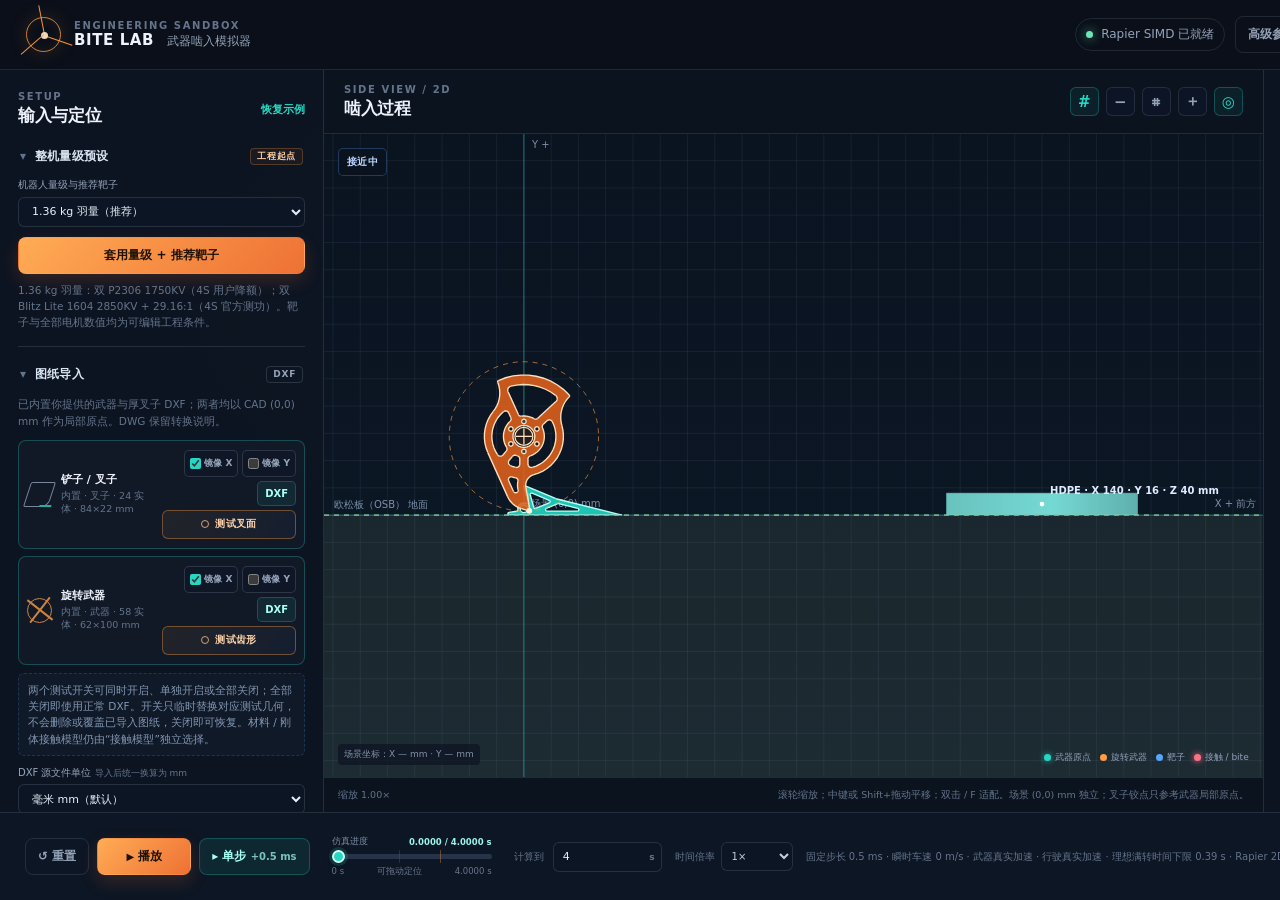
<file: work/s4c-private-toi-dxf-combined/index.html>
<!doctype html>
<html lang="zh-CN">
  <head>
    <meta charset="UTF-8" />
    <meta name="viewport" content="width=device-width, initial-scale=1.0" />
    <meta name="theme-color" content="#101724" />
    <title>BITE LAB｜格斗机器人武器模拟</title>
  <link rel="stylesheet" href="../../outputs/bite-simulator/styles.css?v=1.0.1" />
  </head>
  <body>
    <div class="app-shell" id="appShell">
      <header class="topbar">
        <div class="brand">
          <div class="brand-mark" aria-hidden="true"><span></span><span></span><span></span></div>
          <div>
            <div class="eyebrow">ENGINEERING SANDBOX</div>
            <h1>BITE LAB <span>武器啮入模拟器</span></h1>
          </div>
        </div>
        <div class="top-actions">
          <div id="appStatus" class="status-pill ready"><i></i><span>示例模型就绪</span></div>
          <button id="toggleAdvanced" class="button ghost advanced-toggle" type="button" aria-expanded="false" title="只展开或收起输入；不会重置仿真或切换物理模型">高级参数（仅显示） <span aria-hidden="true">⌄</span></button>
          <button id="openDwgHelp" class="button ghost" type="button">DWG 转换说明</button>
          <button id="openModelNotes" class="button ghost" type="button">模型假设</button>
        </div>
      </header>

      <main class="workspace">
        <aside class="sidebar controls-panel" aria-label="工程参数">
          <div class="side-heading">
            <div>
              <div class="eyebrow">SETUP</div>
              <h2>输入与定位</h2>
            </div>
            <button id="restoreDefaults" class="text-button" type="button">恢复示例</button>
          </div>

          <section class="settings-group preset-group" data-collapsible>
            <div class="group-title-row"><h3>整机量级预设</h3><span class="tag orange">工程起点</span></div>
            <label class="field wide-field">
              <span>机器人量级与推荐靶子</span>
              <select data-param="robotPreset" id="robotPreset">
                <option value="150g">150 g 微型</option>
                <option value="220g">220 g 蚂蚁</option>
                <option value="454g">454 g 甲虫</option>
                <option value="1.36kg">1.36 kg 羽量（推荐）</option>
                <option value="5lb">5 lbs / 2.27 kg</option>
                <option value="13.6kg">13.6 kg Feather</option>
              <option value="110kg">110 kg Heavyweight（参数几何示例）</option>
              </select>
            </label>
            <div class="inline-action-row"><button id="applyRobotPreset" class="button primary" type="button">套用量级 + 推荐靶子</button></div>
            <p id="presetReadout" class="microcopy">1.36 kg：双 P2306 4S 降额示例；行驶默认为双 Blitz Lite 1604 2850KV + 29.16:1（4S 厂家测功基准）。</p>
            <p id="geometryScaleWarning" class="parametric-warning hidden" role="status"></p>
          </section>

          <section class="settings-group import-group" data-collapsible>
            <div class="group-title-row">
              <h3>图纸导入</h3>
              <span class="tag">DXF</span>
            </div>
            <p class="hint">已内置你提供的武器与厚叉子 DXF；两者均以 CAD (0,0) mm 作为局部原点。DWG 保留转换说明。</p>
            <div class="drawing-card" id="shovelDrawingCard">
              <div class="drawing-icon shovel-icon" aria-hidden="true"></div>
              <div class="drawing-copy">
                <strong>铲子 / 叉子</strong>
                <span id="shovelDrawingStatus">内置：厚叉子.DXF</span>
              </div>
              <div class="drawing-actions" aria-label="叉子导入、镜像与测试叉面切换">
                <label class="mirror-mini" title="绕叉子 CAD 局部原点左右镜像"><input data-param="shovelMirrorX" type="checkbox" /><span>镜像 X</span></label>
                <label class="mirror-mini" title="绕叉子 CAD 局部原点上下镜像"><input data-param="shovelMirrorY" type="checkbox" /><span>镜像 Y</span></label>
                <label class="mini-button" title="导入铲子 DXF">DXF<input id="shovelFile" type="file" accept=".dxf" hidden /></label>
                <label class="test-shape-toggle" title="临时使用参数化叉面；已导入 DXF 会保留，关闭即可恢复">
                  <input data-param="paramForkEnabled" type="checkbox" aria-describedby="parametricModeMemoryNote" />
                  <span>测试叉面</span>
                </label>
              </div>
            </div>
            <div class="drawing-card" id="weaponDrawingCard">
              <div class="drawing-icon weapon-icon" aria-hidden="true"></div>
              <div class="drawing-copy">
                <strong>旋转武器</strong>
                <span id="weaponDrawingStatus">内置：新单牙大武器</span>
              </div>
              <div class="drawing-actions" aria-label="武器导入、镜像与测试齿形切换">
                <label class="mirror-mini" title="绕武器转轴左右镜像"><input data-param="weaponMirrorX" type="checkbox" /><span>镜像 X</span></label>
                <label class="mirror-mini" title="绕武器转轴上下镜像"><input data-param="weaponMirrorY" type="checkbox" /><span>镜像 Y</span></label>
                <label class="mini-button" title="导入武器 DXF">DXF<input id="weaponFile" type="file" accept=".dxf" hidden /></label>
                <label class="test-shape-toggle" title="临时使用参数化齿形；已导入 DXF 会保留，关闭即可恢复">
                  <input data-param="paramWeaponEnabled" type="checkbox" aria-describedby="parametricModeMemoryNote" />
                  <span>测试齿形</span>
                </label>
              </div>
            </div>
            <p id="parametricModeMemoryNote" class="microcopy geometry-memory-note">两个测试开关可同时开启、单独开启或全部关闭；全部关闭即使用正常 DXF。开关只临时替换对应测试几何，不会删除或覆盖已导入图纸，关闭即可恢复。材料 / 刚体接触模型仍由“接触模型”独立选择。</p>
            <label class="field compact-field">
              <span>DXF 源文件单位 <em>导入后统一换算为 mm</em></span>
              <select data-param="dxfUnit" id="dxfUnit">
                <option value="mm">毫米 mm（默认）</option>
                <option value="auto">按 DXF 单位自动识别</option>
                <option value="in">英寸 in</option>
                <option value="m">米 m</option>
              </select>
            </label>
          </section>

          <section id="paramWeaponSettings" class="settings-group parametric-geometry-settings hidden" data-parametric-panel="weapon" data-collapsible>
            <div class="group-title-row">
              <h3>测试齿形参数</h3>
              <span class="tag orange">替代武器 DXF</span>
            </div>
            <p class="parametric-warning">仅临时替换武器齿形；叉子仍按自身开关选择测试叉面或当前 DXF。接触模型与材料参数不随此开关改变。</p>
            <div class="two-col">
              <label class="field">
                <span>武器齿数</span>
                <div class="input-wrap"><input data-param="paramToothCount" type="number" value="1" step="1" min="1" max="32" /><b>齿</b></div>
              </label>
              <label class="field">
                <span>齿相位角 <em>前角 / rake</em></span>
                <div class="input-wrap"><input data-param="paramToothPhaseDeg" type="number" value="0" step="0.5" min="-89" max="89" /><b>°</b></div>
              </label>
              <label class="field">
                <span>打击圆半径 R <em>轴心至齿尖</em></span>
                <div class="input-wrap"><input data-param="paramToothLength" type="number" value="55" step="0.1" min="0.1" /><b>mm</b></div>
              </label>
              <label class="field">
                <span>牙长 L <em>齿根至齿尖工作线</em></span>
                <div class="input-wrap"><input data-param="paramToothWorkLength" type="number" value="14" step="0.1" min="0.1" /><b>mm</b></div>
              </label>
              <label class="field">
                <span>齿根背撑厚度 t <em>XY 侧视；不是 Z 宽</em></span>
                <div class="input-wrap"><input data-param="paramToothWidth" type="number" value="6" step="0.1" min="0.1" /><b>mm</b></div>
              </label>
            </div>
            <p id="paramWeaponGeometryReadout" class="engineering-readout">测试齿形：等待按齿数、打击圆、迎击面与背撑参数生成有限实体。</p>
            <p class="microcopy">各齿按 360° / 齿数等角均布。“齿相位角”严格定义为齿尖半径与直线迎击面之间的有符号前角；牙长 L 就是迎击面从齿根到齿尖的长度，背撑厚度 t 把它闭合成三角实体。正值表示沿武器实际逆时针旋转方向前倾、齿尖相对齿根更“抓入”；输入值始终是最终装配后的物理前角，X/Y 镜像只改变安装朝向，不会暗中反转输入语义。它不控制第 0 齿圆周位置，第 0 齿位置由“武器初始角度”控制。0–15° 正前角是常用工程起点；超过 20° 不会被界面武断拒绝，但需另行校核齿根强度。Z 向齿宽仍在高级区“武器宽度 Z”设置。材料删除继续受连续接触安全门约束。</p>
          </section>

          <section id="paramForkSettings" class="settings-group parametric-geometry-settings hidden" data-parametric-panel="fork" data-collapsible>
            <div class="group-title-row">
              <h3>测试叉面参数</h3>
              <span class="tag orange">替代叉子 DXF</span>
            </div>
            <p class="parametric-warning">仅临时替换叉子作用面；武器仍按自身开关选择测试齿形或当前 DXF。接触模型与材料参数不随此开关改变。</p>
            <div class="two-col">
              <label class="field">
                <span>铰点至叉尖距离 D <em>左端原点—右端尖端</em></span>
                <div class="input-wrap"><input data-param="paramForkTipDistance" type="number" value="72" step="0.1" min="0.1" /><b>mm</b></div>
              </label>
            </div>
            <p id="paramForkGeometryReadout" class="engineering-readout">测试叉面：等待按左端铰点与叉尖距离生成一条理想无厚度线段。</p>
            <p class="microcopy">测试叉面严格是一条无厚度刚体线段：局部原点 O=(0,0) 是左端铰点，T=(D,0) 是右端叉尖，不暗造圆角、侧视厚度或三角背板。装配时只绕固定铰点转动，使叉尖在第一帧就位于真实 Y=0 mm 地面；不会先下落，也不会移动或改写铰点—武器原点距离。叉子质量仍使用高级区的显式输入，线段惯量按均匀细杆计算。关闭后恢复叉子 DXF。</p>
          </section>

          <section class="settings-group" data-collapsible>
            <div class="group-title-row">
              <h3>几何与定位</h3>
              <span class="tag teal">画布可点选</span>
            </div>
            <p class="hint">场景坐标（mm）以网格的 (0,0) mm 为基准；武器可独立放置。下方输入只固定叉子铰点相对武器原点的位置，不固定叉子的转角。</p>
            <div class="two-col">
              <label class="field">
                <span>武器轴心 X <em>相对场地原点</em></span>
                <div class="input-wrap"><input data-param="weaponSceneX" type="number" step="1" /><b>mm</b></div>
              </label>
              <label class="field">
                <span>武器轴心 Y / 高度 <em>相对场地原点</em></span>
                <div class="input-wrap"><input data-param="weaponSceneY" type="number" step="0.01" /><b>mm</b></div>
              </label>
            </div>
            <div class="two-col cad-fork-offset-row">
              <label class="field">
                <span>叉子铰点 X <em>叉子原点相对武器原点</em></span>
                <div class="input-wrap"><input data-param="shovelOffsetX" type="number" step="1" /><b>mm</b></div>
              </label>
              <label class="field">
                <span>叉子铰点 Y <em>叉子原点相对武器原点</em></span>
                <div class="input-wrap"><input data-param="shovelOffsetY" type="number" step="0.01" /><b>mm</b></div>
              </label>
            </div>
            <div class="two-col advanced-only">
              <label class="field">
                <span>叉子质量 <em>转动惯量按当前 DXF / 线段几何推导</em></span>
                <div class="input-wrap"><input data-param="forkMass" type="number" value="0.03" step="0.001" min="0.0001" /><b>kg</b></div>
              </label>
            </div>
            <div class="two-col geometry-radius-row">
              <label class="field cad-weapon-radius-field">
                <span>图纸刀尖半径 <em>闭合 DXF 锁定</em></span>
                <div class="input-wrap"><input data-param="tipRadius" type="number" step="1" min="1" /><b>mm</b></div>
              </label>
              <label class="field advanced-only">
                <span>设计齿数（仅无闭合外轮廓时后备）</span>
                <div class="input-wrap"><input data-param="toothCount" type="number" step="1" min="1" /><b>齿</b></div>
              </label>
              <label class="field">
                <span>武器初始角度 <em>DXF 姿态</em></span>
                <div class="input-wrap"><input data-param="weaponInitialAngle" type="number" step="1" min="0" max="360" /><b>°</b></div>
              </label>
            </div>
            <div class="inline-action-row">
              <button id="setAxis" class="button secondary" type="button">在画布上设置转轴</button>
              <button id="useDerivedRadius" class="text-button" type="button">使用图纸推导半径</button>
            </div>
            <p id="axisReadout" class="microcopy">武器局部原点：CAD (0, 0) mm；叉子 X/Y 仅定位铰点，当前叉子转角由重力与刚体接触求解。</p>
          </section>

          <section class="settings-group" data-collapsible>
            <div class="group-title-row"><h3>武器系统</h3><span class="tag orange">带条件数据</span></div>
            <label class="field wide-field">
              <span>武器电机方案 <em>仅作工程起点，可编辑</em></span>
              <select data-param="weaponMotorPreset" id="weaponMotorPreset">
                <option value="dual2306">双 P2306 1750KV（4S 用户降额）</option>
                <option value="singleP2306Official">单 P2306 V3 1750KV（6S 官方电输入）</option>
                <option value="dualP2306Official">双 P2306 V3 1750KV（6S 表值×2）</option>
                <option value="velox2306Conflict">V2306 1500KV“1969.9 W”（冲突，仅查看）</option>
                <option value="single2212">单 X2212 V3 1400KV（4S / APC7060）</option>
                <option value="single2812">单 XRotor 2812 900KV（6S / 9 s 上限）</option>
                <option value="single2807">单 NIDICI 2807 1300KV（24 V 目录上限）</option>
                <option value="single3115">单 XTO-3115 900KV（6S / 10 s）</option>
                <option value="custom">自定义</option>
              </select>
            </label>
            <p id="weaponMotorPresetNote" class="microcopy">请按具体电机型号、冷却条件、ESC 相电流与传动实测填写。</p>
            <div class="two-col">
              <label class="field">
                <span>武器起转方式</span>
                <select data-param="weaponStartMode" id="weaponStartMode">
                  <option value="realAcceleration">真实加速（从 0 rpm，默认）</option>
                  <option value="setSpeed">设定初速（已预旋边界条件）</option>
                </select>
              </label>
              <label class="field">
                <span>武器速度指令 <em>空载转速百分比</em></span>
                <div class="input-wrap"><input data-param="weaponThrottle" type="number" step="1" min="0" max="100" /><b>%</b></div>
              </label>
            </div>
            <p class="microcopy">“真实加速”从静止按功率推导的扭矩—转速包络加速；“设定初速”是理想预旋边界，会在 t=0 直接带入 ½Iω² 储能，不代表所填电机能在当前进场距离内达到它。两种模式命中后都会降速并由电机恢复。</p>
            <div class="two-col">
              <label class="field">
                <span>武器转动惯量 <em>质量 + 当前几何自动计算</em></span>
                <div class="input-wrap"><input data-param="weaponInertia" type="number" step="0.001" min="0.001" readonly aria-readonly="true" /><b>kg·mm²</b></div>
              </label>
              <label class="field">
                <span>武器旋转组件质量 <em>实测 / 等效</em></span>
                <div class="input-wrap"><input data-param="weaponMass" type="number" step="0.001" min="0.000001" /><b>kg</b></div>
              </label>
              <label class="field">
                <span>武器电机 KV</span>
                <div class="input-wrap"><input data-param="weaponKv" type="number" step="1" min="1" /><b>rpm/V</b></div>
              </label>
              <label class="field">
                <span>电机数量</span>
                <div class="input-wrap"><input data-param="weaponMotorCount" type="number" step="1" min="1" /><b>台</b></div>
              </label>
              <label class="field">
                <span>电池电压</span>
                <div class="input-wrap"><input data-param="voltage" type="number" step="0.1" min="0.1" /><b>V</b></div>
              </label>
              <label class="field">
                <span>武器传动比 <em>电机÷武器</em></span>
                <div class="input-wrap"><input data-param="weaponGearRatio" type="number" step="0.01" min="0.01" /><b>: 1</b></div>
              </label>
              <label class="field advanced-only">
                <span>武器传动效率</span>
                <div class="input-wrap"><input data-param="weaponEfficiency" type="number" step="1" min="1" max="100" /><b>%</b></div>
              </label>
              <label class="field">
                <span>单电机电输入上限 Pe <em>不是机械轴功率</em></span>
                <div class="input-wrap"><input data-param="weaponMotorPower" type="number" step="1" min="1" /><b>W</b></div>
              </label>
              <label class="field advanced-only">
                <span>模型相电流上限 <em>0 = 未知；不可照搬电池电流</em></span>
                <div class="input-wrap"><input data-param="weaponMotorCurrent" type="number" step="0.1" min="0" /><b>A</b></div>
              </label>
              <label class="field advanced-only">
                <span>电机效率</span>
                <div class="input-wrap"><input data-param="weaponMotorEfficiency" type="number" step="1" min="1" max="100" /><b>%</b></div>
              </label>
              <label class="field advanced-only">
                <span>有效输出系数 <em>模型修正；非无人机 g/W 力效</em></span>
                <div class="input-wrap"><input data-param="weaponOutputFactor" type="number" step="1" min="1" max="100" /><b>%</b></div>
              </label>
            </div>
            <p id="weaponMassReadout" class="engineering-readout">只填写完整旋转组件质量；转动惯量会按当前 CAD/参数齿几何绕武器原点自动积分，并随换图、镜像和牙形修改实时更新。</p>
          </section>

          <section class="settings-group" data-collapsible>
            <div class="group-title-row"><h3>行驶系统</h3><span class="tag">条件 / 抓地</span></div>
            <label class="field wide-field">
              <span>行驶电机方案 <em>具体型号优先</em></span>
              <select data-param="driveMotorPreset" id="driveMotorPreset">
                <option value="dualBlitzLite1604Dyno4S">双 Blitz Lite 1604 2850KV + 29.16:1（4S 官方测功）</option>
                <option value="repeatCompact1806Catalog">Repeat Compact 1806 2300KV + 22.6:1（官方目录，扭矩未知）</option>
                <option value="dual1806">双 1806 3000KV + 20:1（用户候选，待核验）</option>
                <option value="micro1103">双 1103（尺寸级示例，待实测）</option>
                <option value="beetle1404">双 1404（尺寸级示例，待实测）</option>
                <option value="heavy6374">四 6374（尺寸级示例，待实测）</option>
                <option value="custom">自定义</option>
              </select>
            </label>
            <p id="driveMotorPresetNote" class="microcopy">请优先填写实测/厂家数据表扭矩，再检查轮端牵引力是否被抓地上限限制。</p>
            <div class="two-col">
              <label class="field">
                <span>行驶起步方式</span>
                <select data-param="driveStartMode" id="driveStartMode">
                  <option value="realAcceleration">真实加速（从 0 起步）</option>
                  <option value="setSpeed">设定初速（直接进入）</option>
                </select>
              </label>
              <label class="field">
                <span>行驶速度指令 <em>空载速度百分比</em></span>
                <div class="input-wrap"><input data-param="driveThrottle" type="number" step="1" min="0" max="100" /><b>%</b></div>
              </label>
            </div>
            <p class="microcopy">“真实加速”由扭矩—转速包络、功率和抓地上限从静止积分；“设定初速”仅改变 t=0 速度，命中后的降速、反冲、牵引恢复和打滑仍由整体动力学模型计算。</p>
            <div class="two-col">
              <label class="field">
                <span>行驶电机 KV</span>
                <div class="input-wrap"><input data-param="driveKv" type="number" step="1" min="1" /><b>rpm/V</b></div>
              </label>
              <label class="field">
                <span>轮径</span>
                <div class="input-wrap"><input data-param="wheelDiameter" type="number" step="1" min="1" /><b>mm</b></div>
              </label>
              <label class="field">
                <span>电机数量</span>
                <div class="input-wrap"><input data-param="driveMotorCount" type="number" step="1" min="1" /><b>台</b></div>
              </label>
              <label class="field">
                <span>单套峰值功率 <em>电输入/整套输出以预设注释为准</em></span>
                <div class="input-wrap"><input data-param="driveMotorPower" type="number" step="1" min="1" /><b>W</b></div>
              </label>
              <label class="field">
                <span>显式减速比前的单套等效堵转扭矩 <em>整套输出可按比值折算</em></span>
                <div class="input-wrap"><input data-param="driveMotorTorque" type="number" step="0.000001" min="0.000001" /><b>N·m</b></div>
              </label>
              <label class="field advanced-only">
                <span>单电机相电流上限 <em>0 = 未知，不限流</em></span>
                <div class="input-wrap"><input data-param="driveMotorCurrent" type="number" step="0.1" min="0" /><b>A</b></div>
              </label>
              <label class="field">
                <span>行驶传动比 <em>电机÷轮</em></span>
                <div class="input-wrap"><input data-param="driveGearRatio" type="number" step="0.01" min="0.01" /><b>: 1</b></div>
              </label>
              <label class="field advanced-only">
                <span>行驶传动 / 数据基准效率 <em>整套输出已含损耗时设 100%</em></span>
                <div class="input-wrap"><input data-param="driveEfficiency" type="number" step="1" min="1" max="100" /><b>%</b></div>
              </label>
              <label class="field">
                <span>机器人质量</span>
                <div class="input-wrap"><input data-param="robotMass" type="number" step="0.1" min="0.1" /><b>kg</b></div>
              </label>
              <label class="field advanced-only">
                <span>经验负载车速折扣 <em>不进入轮速滑移求解</em></span>
                <div class="input-wrap"><input data-param="slipFactor" type="number" step="1" min="0" max="100" /><b>%</b></div>
              </label>
              <label class="field advanced-only">
                <span>等效牵引上限 μeq <em>非 μs / μk 切换</em></span>
                <div class="input-wrap"><input data-param="gripCoefficient" type="number" step="0.05" min="0.01" max="2" /><b>—</b></div>
              </label>
              <label class="field advanced-only">
                <span>滚动阻力系数 Crr <em>轮胎 + 地面实测</em></span>
                <div class="input-wrap"><input data-param="rollingResistanceCoefficient" type="number" step="0.005" min="0" max="0.5" /><b>—</b></div>
              </label>
            </div>
          </section>

          <section class="settings-group target-group" data-collapsible>
            <div class="group-title-row"><h3>靶子规格</h3><span class="tag blue">X 长 · Y 厚 · Z 宽</span></div>
            <label class="field wide-field">
              <span>局部接触模型</span>
              <select data-param="contactModel" id="contactModel">
                <option value="material">有限材料安全模式（未验证接触会回滚停止，默认）</option>
                <option value="rigid">理想刚体上限对照</option>
              </select>
            </label>
            <div class="two-col">
              <label class="field">
                <span>材料预设</span>
                <select data-param="targetMaterial" id="targetMaterial">
                  <option value="mildSteel">低碳钢板</option>
                  <option value="aluminum">铝合金板</option>
                  <option value="hdpe">HDPE 板</option>
                  <option value="wood">胶合木板</option>
                  <option value="custom">自定义材料</option>
                </select>
              </label>
              <label class="field">
                <span>质量采用方式</span>
                <select data-param="targetMassMode" id="targetMassMode">
                  <option value="geometry">按尺寸与密度自动计算（默认）</option>
                  <option value="measured">实测 / 等效质量（手动）</option>
                </select>
              </label>
            </div>
            <div class="two-col target-dimensions">
              <label class="field"><span>长度 X</span><div class="input-wrap"><input data-param="targetLength" type="number" step="1" min="1" /><b>mm</b></div></label>
              <label class="field"><span>厚度 Y</span><div class="input-wrap"><input data-param="targetThickness" type="number" step="0.1" min="0.1" /><b>mm</b></div></label>
              <label class="field"><span>宽度 Z <em>出平面方向</em></span><div class="input-wrap"><input data-param="targetWidthZ" type="number" step="0.1" min="0.1" /><b>mm</b></div></label>
              <label class="field"><span>靶子质量 <em>自动模式实时回填；手动模式可称重输入</em></span><div class="input-wrap"><input data-param="targetMass" type="number" step="0.000001" min="0.0001" /><b>kg</b></div></label>
            </div>
            <p id="materialConsistencyReadout" class="engineering-readout">尺寸推算质量：— kg；实测质量：— kg。运动计算采用当前质量方式，差异会在此提示。</p>
            <div class="two-col">
              <label class="field">
                <span>靶子场地 X <em>放置位置</em></span>
                <div class="input-wrap"><input data-param="targetSceneX" type="number" step="1" /><b>mm</b></div>
              </label>
              <label class="field">
                <span>等效支撑间隙 <em>默认 0.1 mm</em></span>
                <div class="input-wrap"><input data-param="targetClearance" type="number" step="0.01" min="0" /><b>mm</b></div>
              </label>
            </div>
            <div class="two-col advanced-only">
              <label class="field">
                <span>武器—靶恢复系数 <em>仅刚体上限对照</em></span>
                <div class="input-wrap"><input data-param="restitution" type="number" step="0.01" min="0" max="0.25" /><b>—</b></div>
              </label>
              <label class="field">
                <span>靶材密度</span>
                <div class="input-wrap"><input data-param="targetDensity" type="number" step="1" min="1" /><b>kg/m³</b></div>
              </label>
              <label class="field">
                <span>靶材杨氏模量 <em>资料值，当前未参与求解</em></span>
                <div class="input-wrap"><input data-param="targetYoungModulus" type="number" step="0.1" min="0.001" /><b>GPa</b></div>
              </label>
              <label class="field">
                <span>靶材屈服强度</span>
                <div class="input-wrap"><input data-param="targetYieldStrength" type="number" step="1" min="0.001" /><b>MPa</b></div>
              </label>
              <label class="field">
                <span>靶材剪切强度</span>
                <div class="input-wrap"><input data-param="targetShearStrength" type="number" step="1" min="0.001" /><b>MPa</b></div>
              </label>
              <label class="field">
                <span>断裂能研究输入 Gc <em>当前不启用删料</em></span>
                <div class="input-wrap"><input data-param="targetFractureEnergy" type="number" step="100" min="0" /><b>J/m²</b></div>
              </label>
              <label class="field wide-field">
                <span>Gc 试验来源 <em>同牌号 / 状态 / 速率</em></span>
                <div class="input-wrap"><input data-param="targetFractureSource" type="text" placeholder="例如：论文、材料试验或台架编号" /><b>来源</b></div>
              </label>
              <label class="field">
                <span>最小切屑厚度研究输入 h_min <em>当前不启用删料</em></span>
                <div class="input-wrap"><input data-param="targetMinChipThickness" type="number" step="0.01" min="0" /><b>mm</b></div>
              </label>
              <label class="field wide-field">
                <span>h_min 试验来源 <em>同刀具 / 靶材 / 速度</em></span>
                <div class="input-wrap"><input data-param="targetMinChipSource" type="text" placeholder="例如：台架试验编号与工况" /><b>来源</b></div>
              </label>
            </div>
            <p class="microcopy">真实地面固定为场景 Y = 0 mm，叉子直接与该平面接触。等效支撑间隙只属于靶子：它把地面微凸点或靶子底面不完全贴合表示成持续支撑包络；默认靶子支撑平面为 Y = 0.1 mm，初始及再次落地后都保持该名义间隙。</p>
          </section>

          <section class="settings-group" data-collapsible>
            <div class="group-title-row"><h3>材料与摩擦</h3><span class="tag teal">局部接触</span></div>
            <p class="hint">Rapier 负责受限底盘、转轴武器、铰接叉子与靶子的整体运动。当前正式路径统一采用非穿透零删料边界；h_min 与 Gc 仅作为后续连续最早接触切削求解的研究输入，不会解锁未经验证的删料结果。</p>
            <div class="three-col">
              <label class="field">
                <span>武器材质</span>
                <select data-param="weaponMaterial" id="weaponMaterial">
                  <option value="hardox500">Hardox 500</option>
                  <option value="hardox600">Hardox 600</option>
                  <option value="peek">PEEK</option>
                  <option value="plaPlus">PLA+</option>
                  <option value="tc4">TC4 钛合金</option>
                  <option value="custom">自定义</option>
                </select>
              </label>
              <label class="field">
                <span>叉子材质</span>
                <select data-param="shovelMaterial" id="shovelMaterial">
                  <option value="hardox500">Hardox 500</option>
                  <option value="hardox600">Hardox 600</option>
                  <option value="peek">PEEK</option>
                  <option value="plaPlus">PLA+</option>
                  <option value="tc4">TC4 钛合金</option>
                  <option value="custom">自定义</option>
                </select>
              </label>
              <label class="field">
                <span>地板材质</span>
                <select data-param="floorMaterial" id="floorMaterial">
                  <option value="osb">欧松板（OSB）</option>
                  <option value="steelPlate">钢板</option>
                  <option value="aluminumPlate">铝板</option>
                  <option value="custom">自定义</option>
                </select>
              </label>
            </div>
            <div class="two-col material-meta">
              <div class="field static-field">
                <span>场地地面 Y <em>固定全局基准</em></span>
                <div class="input-wrap static-value"><output>0</output><b>mm</b></div>
              </div>
              <label class="field advanced-only">
                <span>摩擦修正系数 <em>材料对 × 修正</em></span>
                <div class="input-wrap"><input data-param="frictionFactor" type="number" step="0.05" min="0.25" max="2" /><b>×</b></div>
              </label>
            </div>
            <div class="two-col advanced-only material-contact-grid">
              <label class="field">
                <span>武器宽度 Z</span>
                <div class="input-wrap"><input data-param="weaponWidthZ" type="number" step="0.1" min="0.1" /><b>mm</b></div>
              </label>
              <label class="field">
                <span>叉子宽度 Z</span>
                <div class="input-wrap"><input data-param="shovelWidthZ" type="number" step="0.1" min="0.1" /><b>mm</b></div>
              </label>
              <label class="field">
                <span>武器 Z 偏移 <em>相对靶子中面</em></span>
                <div class="input-wrap"><input data-param="weaponZOffset" type="number" step="0.1" /><b>mm</b></div>
              </label>
              <label class="field">
                <span>叉子 Z 偏移 <em>相对靶子中面</em></span>
                <div class="input-wrap"><input data-param="shovelZOffset" type="number" step="0.1" /><b>mm</b></div>
              </label>
              <label class="field">
                <span>刀刃等效圆角半径</span>
                <div class="input-wrap"><input data-param="edgeRadius" type="number" step="0.05" min="0.01" /><b>mm</b></div>
              </label>
            </div>
            <p id="materialReadout" class="microcopy">正在根据所选材料对与已填修正系数计算摩擦；面板收起不改变求解值。</p>
            <p id="materialModelReadout" class="engineering-readout">局部材料模型：等待参数。默认武器宽 8 mm、叉子宽 4 mm、两者 Z 偏移 0 mm、刀刃圆角 0.2 mm；“高级”中可修改。</p>
          </section>

          <section class="settings-group assumptions-card" data-collapsible>
            <div class="group-title-row">
              <div class="assumption-title"><div class="small-icon" aria-hidden="true">i</div><h3>当前模型与适用边界</h3></div>
              <span class="tag">说明</span>
            </div>
              <p><strong>当前模型：</strong>Rapier 2D 求解靶子、转子、铰接叉子与仅有水平自由度的底盘；底盘竖向和俯仰由理想地面约束。有限材料安全模式不会把未验证的完全刚体冲量当成剐蹭结果：若当前刀齿缺少已验证的连续塑性/断裂、沟槽历史与最早接触 TOI，首次承载接触会回滚到安全帧并停止。“理想刚体”仅作显式上限对照，不是有限元或断裂仿真。</p>
          </section>
        </aside>

        <section class="scene-panel" aria-label="侧视二维仿真画布">
          <div class="scene-toolbar">
            <div class="scene-title"><div class="eyebrow">SIDE VIEW / 2D</div><h2>啮入过程</h2></div>
            <div class="scene-tools">
              <button id="toggleGrid" class="icon-button active" type="button" title="显示/隐藏网格">#</button>
              <button id="zoomOut" class="icon-button" type="button" title="缩小画面">−</button>
              <button id="fitScene" class="icon-button" type="button" title="适配场景">⌗</button>
              <button id="zoomIn" class="icon-button" type="button" title="放大画面">＋</button>
              <button id="toggleEnvelope" class="icon-button active" type="button" title="显示/隐藏旋转包络">◎</button>
            </div>
          </div>
          <div class="canvas-wrap" id="canvasWrap">
              <canvas id="simCanvas" aria-label="武器、叉子与靶子的二维仿真"></canvas>
            <div id="phaseBadge" class="phase-badge approach">接近中</div>
            <div class="canvas-legend">
              <span><i class="legend-dot origin"></i>武器原点</span>
              <span><i class="legend-dot weapon"></i>旋转武器</span>
              <span><i class="legend-dot target"></i>靶子</span>
              <span><i class="legend-dot contact"></i>接触 / bite</span>
            </div>
            <div id="cursorReadout" class="cursor-readout">场景坐标：X — mm · Y — mm</div>
            <div id="axisHint" class="axis-hint hidden">在武器轮廓上点击，设置新的旋转轴</div>
          </div>
          <div class="scene-caption">
            <span id="fileSummary">当前：内置武器与厚叉子 DXF</span>
            <span id="zoomReadout">缩放 1.00×</span>
            <span>滚轮缩放；中键或 Shift+拖动平移；双击 / F 适配。场景 (0,0) mm 独立；叉子铰点只参考武器局部原点。</span>
          </div>
        </section>

        <aside class="sidebar results-panel" aria-label="计算结果">
          <div class="side-heading">
            <div><div class="eyebrow">READOUT</div><h2>计算结果</h2></div>
            <span id="simTime" class="time-readout">t = 0.000 s</span>
          </div>

          <section class="result-section ideal-section">
            <div class="result-heading"><span class="result-chip ideal">几何 / 理想值</span><span class="formula-note">无负载、恒速</span></div>
            <div class="metric-grid">
              <article class="metric-card accent-orange"><span>武器转速</span><strong id="weaponRpm">—</strong><small>rpm</small></article>
              <article class="metric-card accent-orange"><span>角速度</span><strong id="angularVelocity">—</strong><small>rad/s</small></article>
              <article class="metric-card accent-orange"><span>刀尖线速度</span><strong id="tipSpeed">—</strong><small>m/s</small></article>
              <article class="metric-card accent-teal"><span>空载理论车速</span><strong id="vehicleSpeed">—</strong><small>m/s</small></article>
              <article class="metric-card accent-teal"><span>理论满速每齿进给</span><strong id="biteTheoretical">—</strong><small>mm / 齿</small></article>
              <article class="metric-card accent-teal"><span>当前 X 向相对进给 / 齿</span><strong id="biteIdeal">—</strong><small>mm / 齿 · 运动学</small></article>
              <article class="metric-card accent-violet"><span>旋转动能</span><strong id="weaponEnergy">—</strong><small>J</small></article>
              <article class="metric-card accent-orange"><span>相电流限矩上限</span><strong id="weaponShaftTorque">—</strong><small>N·m</small></article>
              <article class="metric-card accent-orange"><span>有效武器功率</span><strong id="weaponPowerOut">—</strong><small>W</small></article>
              <article class="metric-card accent-teal"><span>可用轮端牵引</span><strong id="driveTraction">—</strong><small>N</small></article>
              <article class="metric-card accent-teal"><span>有效行驶功率</span><strong id="drivePowerOut">—</strong><small>W</small></article>
              <article class="metric-card accent-orange"><span>实时武器转速</span><strong id="liveWeaponRpm">—</strong><small>rpm</small></article>
              <article class="metric-card accent-teal"><span>实时行驶速度</span><strong id="liveDriveSpeed">—</strong><small>m/s</small></article>
            </div>
            <p class="result-footnote">“X 向每齿进给”= 底盘与靶子的水平相对进给 ÷ 实时齿通过频率；接触时采用靶子接触点瞬时速度（含自转），未接触时采用靶子质心速度。旋转切入的实际未切削厚度单独显示，二者不能互相替代。</p>
          </section>

          <section class="result-section collision-section">
            <div class="result-heading"><span class="result-chip collision">靶子自由运动 + 底盘水平反冲 + 局部接触</span><span id="collisionState" class="formula-note">等待接触</span></div>
            <div class="impact-readout" id="impactReadout">
              <div class="impact-dot"></div>
              <div><span>当前状态</span><strong id="impactSummary">尚未发生武器接触</strong></div>
            </div>
            <div class="metric-grid compact">
              <article class="metric-card accent-red"><span>接触点</span><strong id="contactPoint">—</strong><small>mm</small></article>
              <article class="metric-card accent-red"><span>命中时 X 向进给 bite</span><strong id="penetrationDepth">—</strong><small>mm / 齿</small></article>
              <article class="metric-card accent-red"><span>相对法向速度</span><strong id="relativeSpeed">—</strong><small>m/s</small></article>
              <article class="metric-card accent-red"><span>靶动能增量</span><strong id="impactEnergy">—</strong><small>J</small></article>
              <article class="metric-card accent-red"><span>接触冲量</span><strong id="impactImpulse">—</strong><small>N·s</small></article>
              <article class="metric-card accent-red"><span>最大真实几何侵入</span><strong id="geometryPenetration">—</strong><small>mm</small></article>
              <article class="metric-card accent-red"><span>接触求解提前量</span><strong id="contactGap">—</strong><small>mm · 上限 0.08</small></article>
              <article class="metric-card accent-red"><span>转子动能损失</span><strong id="rotorEnergyLoss">—</strong><small>J</small></article>
              <article class="metric-card accent-red"><span>未归类能量残差</span><strong id="energyResidual">—</strong><small>J</small></article>
              <article class="metric-card accent-violet"><span>约束 / 滚阻能量交换</span><strong id="constraintEnergy">—</strong><small>J · 正值为耗散</small></article>
              <article class="metric-card accent-violet"><span>材料删除能量（正式路径固定为 0）</span><strong id="chipEnergy">—</strong><small>J</small></article>
              <article class="metric-card accent-violet text-metric"><span>能量账收敛性</span><strong id="energyValidity">—</strong><small>数值验证</small></article>
              <article class="metric-card accent-red"><span>牙齿命中次数</span><strong id="hitCount">0</strong><small>次</small></article>
              <article class="metric-card accent-red"><span>刀体 / 背板碰撞次数</span><strong id="bodyImpactCount">0</strong><small>次</small></article>
              <article class="metric-card accent-red"><span>靶子质心实时 X</span><strong id="targetPositionX">—</strong><small>mm · 场景坐标</small></article>
              <article class="metric-card accent-red"><span>靶子质心实时 Y</span><strong id="targetPositionY">—</strong><small>mm · 场景坐标</small></article>
              <article class="metric-card accent-red"><span>靶子实时速度</span><strong id="targetFlightSpeed">—</strong><small>m/s</small></article>
              <article class="metric-card accent-red"><span>靶子转速</span><strong id="targetSpin">—</strong><small>rad/s</small></article>
              <article class="metric-card accent-violet"><span>有效接触宽度 Z</span><strong id="effectiveWidthZ">—</strong><small>mm</small></article>
              <article class="metric-card accent-violet"><span>候选未切削厚度（研究量）</span><strong id="uncutThickness">—</strong><small>mm</small></article>
              <article class="metric-card accent-violet"><span>接触 / 塑性阻力（非真实切削量）</span><strong id="cuttingForce">—</strong><small>N</small></article>
              <article class="metric-card accent-violet"><span>材料塑性功（非真实切削功）</span><strong id="materialWork">—</strong><small>J</small></article>
              <article class="metric-card accent-violet"><span>非切削边界耗散</span><strong id="boundaryWork">—</strong><small>J</small></article>
              <article class="metric-card accent-violet text-metric"><span>材料模型有效性</span><strong id="materialValidity">—</strong><small>边界检查</small></article>
              <article class="metric-card accent-red"><span>刀—靶摩擦 μk</span><strong id="contactFriction">—</strong><small>材料对</small></article>
              <article class="metric-card accent-red"><span>叉—靶摩擦 μk</span><strong id="shovelFriction">—</strong><small>材料对</small></article>
              <article class="metric-card accent-red"><span>靶—地摩擦</span><strong id="floorFriction">—</strong><small>μs 参考 / 当前求解 μk</small></article>
              <article class="metric-card accent-red"><span>地板恢复系数</span><strong id="floorRestitution">—</strong><small>e</small></article>
              <article class="metric-card accent-red"><span>牵引需求超限比例</span><strong id="driveSlip">—</strong><small>% · 非轮速滑移率</small></article>
            </div>
              <div class="model-equation">Rapier 联立求解靶子自由运动、转轴武器、绕自身原点自由转动的铰接叉子、无限地面与底盘水平反冲；底盘竖向和俯仰仍是理想约束。叉子铰点位置固定在底盘上，当前没有隐藏的铰链限位、弹簧或阻尼。导入 CAD 与测试齿都不能在“有限材料”模式下静默退回完全刚体：未完成连续最早接触、有限塑性/断裂及变形后表面验证时，首次承载接触会整步回滚并标记材料模型域停止。X 向每齿进给是运动学量，不能直接替代材料切深，也不会用 1/N 人工缩放冲量。“理想刚体”仅为上限对照。</div>
          </section>

          <section class="event-section">
            <div class="group-title-row"><h3>事件记录</h3><button id="clearEvents" class="text-button" type="button">清除</button></div>
            <ol id="eventLog" class="event-log"><li><time>0.000 s</time><span>载入默认示例；可直接播放。</span></li></ol>
          </section>
        </aside>
      </main>

      <footer class="transport" aria-label="仿真播放控制">
        <div class="transport-main">
          <button id="resetSimulation" class="button ghost" type="button">↺ 重置</button>
          <button id="playPause" class="button primary play-button" type="button"><span class="play-symbol">▶</span><span>播放</span></button>
          <button id="stepSimulation" class="button secondary" type="button">▸ 单步 <small>+0.5 ms</small></button>
        </div>
        <div class="timeline-wrap">
          <div class="timeline-header"><span>仿真进度</span><output id="timelineReadout" for="timelineSeek">0.0000 / 4.0000 s</output></div>
          <div class="timeline timeline-interactive">
            <div id="timelineProgress" class="timeline-progress"></div><i class="event-tick shovel-tick"></i><i class="event-tick weapon-tick"></i>
            <input id="timelineSeek" class="timeline-seek" type="range" min="0" max="4000" step="0.5" value="0" aria-label="拖动定位当前设定时长内的仿真时间">
          </div>
          <div class="timeline-labels"><span>0 s</span><span>可拖动定位</span><span id="timelineEndLabel">4.0000 s</span></div>
        </div>
        <div class="transport-meta">
          <label class="speed-select">计算到 <span class="input-wrap compact-input"><input data-param="simulationDuration" type="number" value="4" min="0.0005" max="4" step="0.0005" inputmode="decimal" /><b>s</b></span></label>
          <label class="speed-select">时间倍率 <select id="timeScale" data-param="timeScale"><option value="0.01">0.01×</option><option value="0.025">0.025×</option><option value="0.05">0.05×</option><option value="0.1">0.1×</option><option value="0.25">0.25×</option><option value="0.5">0.5×</option><option value="1" selected>1×</option><option value="2">2×</option><option value="4">4×</option><option value="8">8×</option><option value="16">16×</option></select></label>
          <span id="stepReadout">固定步长 0.5 ms</span>
          <span class="shortcut-help">空格 播放/暂停 · → 单步 · R 重置</span>
        </div>
      </footer>
    </div>

    <div id="modalBackdrop" class="modal-backdrop hidden" role="presentation">
      <section id="dwgModal" class="modal hidden" role="dialog" aria-modal="true" aria-labelledby="dwgModalTitle">
        <button class="modal-close" data-close-modal type="button" aria-label="关闭">×</button>
        <div class="modal-kicker">DWG / DXF 适配边界</div>
        <h2 id="dwgModalTitle">浏览器端不会直接解析 DWG</h2>
          <p>本页面可直接内置或导入 ASCII DXF 的 LINE、无 bulge 的 LWPOLYLINE / POLYLINE、CIRCLE 与 ARC。bulge、SPLINE、ELLIPSE、INSERT 等当前不能无损解析的几何会明确拒绝，不会静默改成直线。DWG 是二进制专有格式，当前页面不会把它标成“已导入”。</p>
        <ol>
          <li>在 CAD 中另存或导出为 ASCII DXF（建议 R12 / 2000 兼容）。</li>
          <li>分别导入铲子与武器轮廓，并在画布中点选武器转轴。</li>
          <li>生产环境可接入 ODA / Teigha 或服务端转换服务；建议约定类似 <code>convert(file, context)</code> 的异步转换接口。</li>
        </ol>
        <p class="modal-callout">如果已选择 DWG，请转换后重新导入 DXF；转换服务接入前不会产生任何假结果。</p>
        <button class="button primary" data-close-modal type="button">明白了</button>
      </section>

      <section id="notesModal" class="modal hidden" role="dialog" aria-modal="true" aria-labelledby="notesModalTitle">
        <button class="modal-close" data-close-modal type="button" aria-label="关闭">×</button>
        <div class="modal-kicker">MVP MODEL</div>
        <h2 id="notesModalTitle">读数如何使用</h2>
        <dl class="notes-list">
          <div><dt>几何 / 理想值</dt><dd>由 KV、电压、传动比、轮径和转动惯量计算无负载上限。每齿 bite（mm/齿）= 接触点相对 X 向进给速度 ÷ 每秒实际齿通过次数；它不是材料切深。</dd></div>
          <div><dt>CAD 与测试几何</dt><dd>叉子和武器各自独立选择当前 DXF 或“测试叉面 / 测试齿形”，因此共有四种组合。测试开关不删除已导入图纸，关闭即恢复；测试齿用“齿尖半径 + 直线迎击面 + 三角背撑”定义有限实体，测试叉严格是一条理想无厚度线段。叉子质量显式输入，测试线叉的质心与惯量按均匀细杆计算。</dd></div>
          <div><dt>靶子轴向</dt><dd>靶子长度沿 X，厚度沿 Y。等效支撑间隙只定义靶子的持续支撑包络；叉子接触的真实地面仍固定为 Y = 0 mm。</dd></div>
          <div><dt>整体运动</dt><dd>凹形 DXF 使用真实闭合边界，不用凸包填平牙谷；铰接叉子、转轴武器、靶子与无限地面由 Rapier 2D 自适应子步联立求解。叉子 X/Y 只定位铰点，叉身在重力与接触下自由转动；当前没有隐藏铰链限位或阻尼。底盘只有水平自由度，竖向与俯仰由理想地面约束，不能据此判断整机起跳或载荷转移。</dd></div>
          <div><dt>局部材料接触</dt><dd>导入 CAD 与测试齿当前均采用非穿透零删料边界；h_min / Gc 可以记录，但连续“最早压缩接触 → 材料删除 → 余步重演”尚未通过收敛验证，因此安全门不会输出切削量或切屑体积。测试齿的直线迎击面、牙长和背撑会参与真实刚体几何接触，但不被冒充为已验证的材料去除模型。</dd></div>
          <div><dt>收敛与回放</dt><dd>未来若启用连续材料删除，必须在同一固定时间步用相邻两档子步重复求解，删料、材料功、接触身份和终态任一不收敛都要回滚并停止；当前正式路径不会尝试删料。播放前先生成固定步长轨迹，播放、单步和进度条只读取已完成帧。</dd></div>
        </dl>
          <p class="microcopy">武器与行驶均按所选“真实加速 / 设定初速”模式起步。“高级参数（仅显示）”只展开或收起输入，不重置时间，也不切换求解律：已填的效率、有效输出系数、折扣、抓地、相电流限值、摩擦修正、恢复系数和刚体上限能量系数始终参与同一物理模型。0 A 表示没有可核验的相电流上限，不施加人为电流限矩；厂家桨测的电池侧电流不会被当作相电流。</p>
        <p class="microcopy">武器碰撞使用已解析 DXF 的最大闭合外轮廓；孔、内圆与未闭合构造线不参与实体碰撞。若未来材料去除通过连续接触与收敛验证并被启用，只能归因于图纸识别出的真实迎击牙瓣；当前零删料路径不会删除材料。预测距离只作接近查询，正间隙不施力、不计命中或 bite。</p>
        <p class="microcopy">局部材料模型是二维工程估算，不追踪裂纹扩展、刀刃磨损、温升、三维弯曲或应变率完整本构；材料功也不能直接解读为最终裂纹长度、真实损伤或赛场安全结论。刚体上限尤其不应作为真实击飞预测。</p>
        <button class="button primary" data-close-modal type="button">继续调参</button>
      </section>
    </div>

    <div id="toast" class="toast" role="status" aria-live="polite"></div>
    <script src="../../outputs/bite-simulator/assets/default-models.js"></script>
    <script src="../../outputs/bite-simulator/assets/polygon-clipping/polygon-clipping-0.15.7.umd.min.js"></script>
    <script src="../../outputs/bite-simulator/assets/earcut/earcut-3.2.3.min.js"></script>
    <script src="../../outputs/bite-simulator/assets/rapier/rapier-loader-0.20.0.global.js"></script>
  <script src="app-combined-bundle.js"></script>
  </body>
</html>
</file>
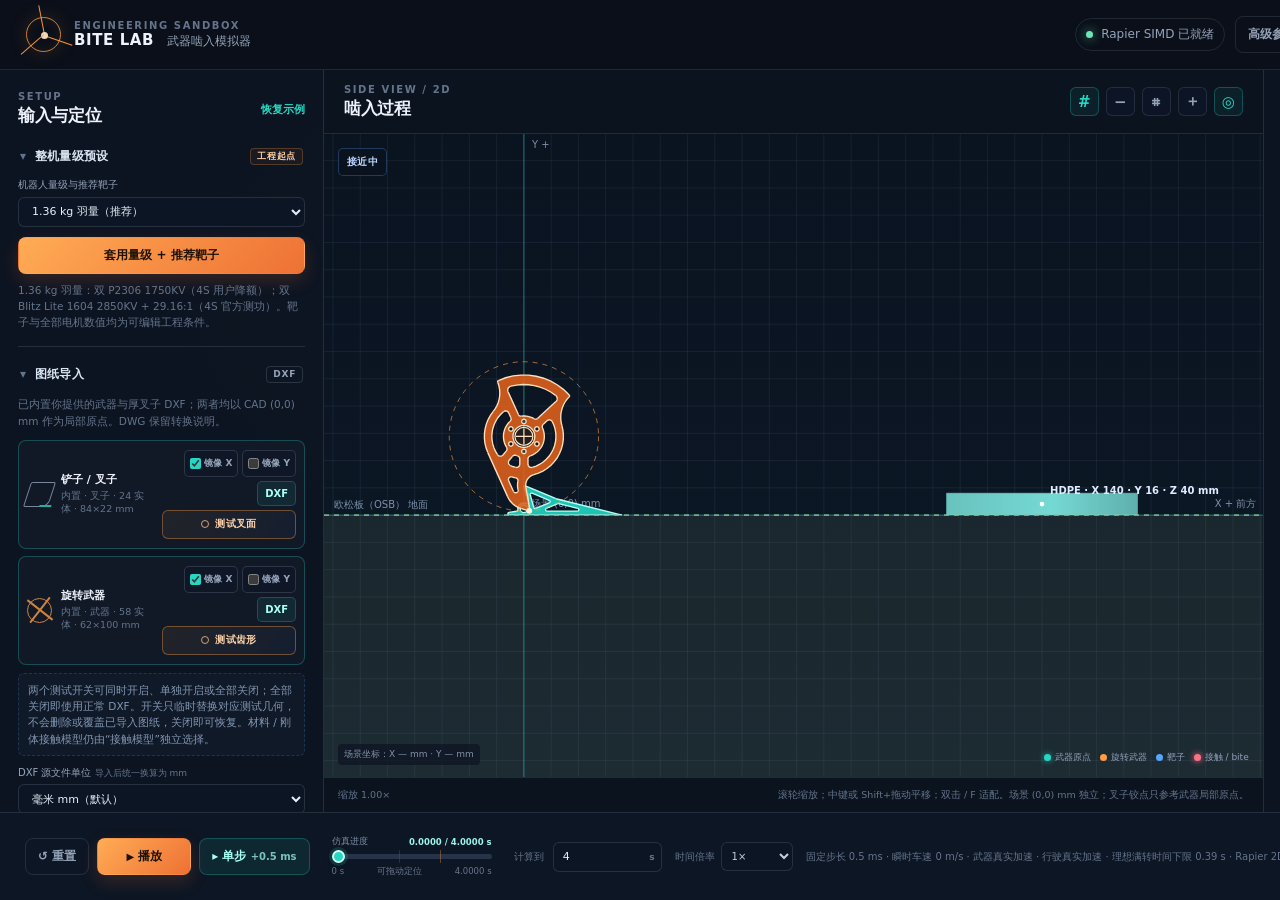
<file: work/continuous-material-scrape-qa.html>
<!doctype html>
<meta charset="utf-8" />
<title>continuous material scrape QA</title>
<iframe id="app" style="position:fixed;inset:0;width:100%;height:100%;border:0"></iframe>
<pre id="out">waiting</pre>
<script>
(() => {
  'use strict';
  const query = new URLSearchParams(location.search);
  const suite = query.get('suite') || 'baseline';
  const weapon = query.get('weapon') || 'param';
  const fork = query.get('fork') || 'cad';
  const teeth = Math.max(1, Math.floor(Number(query.get('teeth') || 20)));
  const ratio = Number(query.get('ratio') || .5);
  const angle = Number(query.get('angle') || 90);
  const horizon = Number(query.get('horizon') || .75);
  const fixedDtMs = Number(query.get('fixedDtMs') || .5);
  const failureInjection = query.get('failureInjection') === '1';
  const variant = query.get('variant') || 'normal';
  const transactionCase = suite === 'rollback' || failureInjection;
  const frame = document.querySelector('#app');
  const out = document.querySelector('#out');
  frame.src = `../outputs/bite-simulator/index.html?qa=continuous-material-scrape&fixedDtMs=${encodeURIComponent(fixedDtMs)}`;

  const finite = value => Number.isFinite(Number(value));
  const nearly = (a, b, tolerance) => finite(a) && finite(b) && Math.abs(Number(a) - Number(b)) <= tolerance;
  const maximum = values => Math.max(0, ...values.filter(finite).map(Number));
  const clone = value => value == null ? value : JSON.parse(JSON.stringify(value));
  const stable = value => JSON.stringify(value, (_, entry) => {
    if (entry instanceof Set) return [...entry].sort();
    if (entry instanceof Map) return [...entry.entries()].sort(([a], [b]) => String(a).localeCompare(String(b)));
    return entry;
  });

  function geometryArea(geometry) {
    const ringArea = ring => {
      if (!Array.isArray(ring) || ring.length < 3) return 0;
      let twice = 0;
      for (let index = 0; index < ring.length; index += 1) {
        const current = ring[index]; const next = ring[(index + 1) % ring.length];
        twice += Number(current[0]) * Number(next[1]) - Number(current[1]) * Number(next[0]);
      }
      return Math.abs(twice) / 2;
    };
    return (geometry || []).reduce((total, polygon) => {
      if (!Array.isArray(polygon) || !polygon.length) return total;
      return total + ringArea(polygon[0]) - polygon.slice(1).reduce((sum, ring) => sum + ringArea(ring), 0);
    }, 0);
  }

  function starDxf(count) {
    const points = [];
    if (count === 1) {
      const segments = 48; const toothIndex = segments / 2;
      for (let index = 0; index < segments; index += 1) {
        const theta = 2 * Math.PI * index / segments;
        const radius = index === toothIndex ? 55 : 42;
        points.push([radius * Math.cos(theta), radius * Math.sin(theta)]);
      }
    } else {
      const pitch = 2 * Math.PI / count;
      for (let index = 0; index < count; index += 1) {
        const centre = Math.PI + index * pitch;
        points.push(
          [42 * Math.cos(centre - pitch * .34), 42 * Math.sin(centre - pitch * .34)],
          [55 * Math.cos(centre), 55 * Math.sin(centre)],
          [42 * Math.cos(centre + pitch * .34), 42 * Math.sin(centre + pitch * .34)],
        );
      }
    }
    const entities = points.flatMap(([x, y]) => ['10', x.toFixed(9), '20', y.toFixed(9)]).join('\n');
    return `0\nSECTION\n2\nHEADER\n9\n$INSUNITS\n70\n4\n0\nENDSEC\n0\nSECTION\n2\nENTITIES\n0\nLWPOLYLINE\n100\nAcDbPolyline\n90\n${points.length}\n70\n1\n${entities}\n0\nENDSEC\n0\nEOF\n`;
  }

  function worldBytesEqual(left, right) {
    if (!left || !right || left.length !== right.length) return false;
    for (let index = 0; index < left.length; index += 1) if (left[index] !== right[index]) return false;
    return true;
  }

  function rollbackComparable(capture) {
    return {
      bodies: capture?.bodies,
      bodyVector: capture?.bodyVector,
      momentum: capture?.momentum,
      mechanicalEnergy: capture?.mechanicalEnergy,
      damage: capture?.damage,
      materialStats: capture?.materialStats,
      materialTransients: capture?.materialTransients,
      bookkeeping: capture?.bookkeeping,
      colliderSolverGroups: capture?.colliderSolverGroups,
      targetBody: capture?.targetBody,
    };
  }

  function evaluateToi(events) {
    const failures = [];
    let previousTick = null; let previousFraction = -Infinity;
    for (const event of events) {
      const toi = event.toiAudit;
      if (!toi || toi.method !== 'continuous-compressive-root') {
        failures.push({ sequence: event.sequence, reason: 'missing continuous-compressive-root audit' });
        continue;
      }
      const candidates = (toi.candidateFractions || []).filter(finite).map(Number);
      const selected = Number(toi.selectedFraction);
      const compressive = (toi.compressiveCandidateFractions || candidates).filter(finite).map(Number);
      if (!compressive.length || !finite(selected)) failures.push({ sequence: event.sequence, reason: 'missing compressive candidates/selection' });
      else if (Math.abs(selected - Math.min(...compressive)) > 1e-9) failures.push({ sequence: event.sequence, reason: 'not earliest compressive candidate' });
      if (selected < -1e-12 || selected > 1 + 1e-12) failures.push({ sequence: event.sequence, reason: 'fraction out of range' });
      if (toi.remainderReplayed !== true) failures.push({ sequence: event.sequence, reason: 'remainder not replayed' });
      if (event.fixedTick === previousTick && selected + 1e-12 < previousFraction) failures.push({ sequence: event.sequence, reason: 'TOI order regressed within tick' });
      previousTick = event.fixedTick; previousFraction = selected;
    }
    return { pass: events.length > 0 && failures.length === 0, failures };
  }

  function evaluateLedgers(events) {
    const failures = [];
    for (const event of events) {
      const momentum = event.momentumLedger;
      if (!momentum || !Array.isArray(momentum.residual) || !finite(momentum.tolerance)) {
        failures.push({ sequence: event.sequence, kind: 'momentum', reason: 'missing closed momentum ledger' });
      } else if (momentum.residual.some((value, axis) => {
        const coordinateTolerance = Array.isArray(momentum.toleranceByCoordinate)
          ? Number(momentum.toleranceByCoordinate[axis])
          : Number(momentum.tolerance);
        return !finite(coordinateTolerance) || Math.abs(Number(value)) > coordinateTolerance + 1e-15;
      })) {
        failures.push({ sequence: event.sequence, kind: 'momentum', reason: 'residual exceeds tolerance' });
      }
      const energy = event.energyLedger;
      if (!energy || !finite(energy.residual) || !finite(energy.tolerance)) {
        failures.push({ sequence: event.sequence, kind: 'energy', reason: 'missing phase-separated energy ledger' });
      } else {
        if (Math.abs(Number(energy.residual)) > Number(energy.tolerance) + 1e-15) failures.push({ sequence: event.sequence, kind: 'energy', reason: 'residual exceeds tolerance' });
        if (Number(energy.materialDissipation) < -1e-15) failures.push({ sequence: event.sequence, kind: 'energy', reason: 'negative material dissipation' });
        if (Number(energy.numericalEnergyGain || 0) > Number(energy.tolerance) + 1e-15) failures.push({ sequence: event.sequence, kind: 'energy', reason: 'numerical energy gain' });
      }
    }
    return { pass: events.length > 0 && failures.length === 0, failures };
  }

  async function run() {
    const api = frame.contentWindow.BiteSim;
    const audit = frame.contentWindow.__ContinuousMaterialAudit;
    if (!api || !audit) throw new Error('continuous material audit instrumentation unavailable');

    if (weapon === 'cad') api.importDxfText('weapon', starDxf(teeth), `qa-closed-${teeth}-tooth.dxf`);
    api.setParams({
      contactModel: 'material',
      paramWeaponEnabled: weapon === 'param',
      paramToothCount: teeth,
      paramToothPhaseDeg: 0,
      paramToothLength: 55,
      paramToothWorkLength: 14,
      paramToothWidth: 6,
      paramForkEnabled: fork === 'param',
      paramForkTipDistance: 72,
      shovelZOffset: 0,
      weaponGearRatio: ratio,
      weaponInitialAngle: angle,
      weaponStartMode: 'realAcceleration',
      weaponThrottle: 100,
      driveStartMode: 'realAcceleration',
      driveThrottle: 100,
      targetMinChipThickness: .05,
      targetMinChipSource: 'QA fixture declaration: h_min=0.05 mm',
      targetFractureEnergy: 4000,
      targetFractureSource: 'QA fixture declaration: Gc=4000 J/m2',
      simulationDuration: horizon,
    });
    audit.setFailureInjection(failureInjection);

    let state = api.getState();
    const initialAudit = audit.capture(false);
    const materialMassGeometry = material => material.massGeometry?.length
      ? material.massGeometry
      : material.geometry;
    const initialArea = geometryArea(materialMassGeometry(state.material));
    const areaTolerance = Math.max(1e-12, initialArea * 1e-8);
    // Rapier may report zero cached mass before its first world step. The
    // production material mass property is the authoritative initial value;
    // subsequent samples must use the live body mass after cuts/rebuilds.
    const initialMass = Number(initialAudit.targetBody?.mass) > 0
      ? Number(initialAudit.targetBody.mass)
      : Number(initialAudit.initialTargetMaterialMass);
    const initialVolume = initialArea * Number(initialAudit.effectiveWeaponZOverlap || 0);
    const volumeTolerance = Math.max(1e-15, initialVolume * 1e-8);
    const massTolerance = Math.max(1e-10, Math.abs(initialMass) * 1e-8);
    const monotonicFailures = [];
    const areaIdentityFailures = [];
    const deformationIdentityFailures = [];
    const acceptedPeak = { floor: 0, forkFloor: 0, fork: 0, weapon: 0 };
    const rejectedPeak = { floor: 0, forkFloor: 0, fork: 0, weapon: 0 };
    const acceptedEvents = [];
    const impacts = [];
    let lastImpactSignature = '';
    let previous = { state, audit: initialAudit, remainingArea: initialArea };
    let rollbackBefore = null; let rollbackAfter = null;
    let checkpoint = null; let ticks = 0;
    const fixedDt = Number(state.trajectory?.fixedStep || fixedDtMs / 1000);
    const maxTicks = Math.ceil(horizon / fixedDt) + 4;

    while (ticks < maxTicks && state.time < horizon - fixedDt / 2
      && !state.physics.solverDomainStopped && !state.physics.modelDomainStopped) {
      const preTick = transactionCase ? audit.capture(true) : audit.capture(false);
      const preFired = audit.failureInjectionStatus().fired;
      api.advance(1); ticks += 1;
      state = api.getState();
      const postTick = audit.capture(transactionCase && (state.physics.modelDomainStopped || state.physics.solverDomainStopped));
      const postFired = audit.failureInjectionStatus().fired;
      if (postFired > preFired) rollbackBefore = preTick;
      if (rollbackBefore && (state.physics.modelDomainStopped || state.physics.solverDomainStopped)) rollbackAfter = postTick;

      for (const role of Object.keys(acceptedPeak)) {
        acceptedPeak[role] = Math.max(acceptedPeak[role], Number(state.physics.maxAcceptedPenetration?.[role]) || 0);
        rejectedPeak[role] = Math.max(rejectedPeak[role], Number(state.physics.maxRejectedPenetration?.[role]) || 0);
      }
      const remainingArea = geometryArea(materialMassGeometry(state.material));
      const boundaryArea = geometryArea(state.material.geometry);
      const deformationGeometryArea = geometryArea(state.material.deformationGeometry || []);
      const geometricDeformedArea = Math.max(0, remainingArea - boundaryArea);
      const removedArea = Number(state.material.removedArea);
      if (remainingArea > previous.remainingArea + areaTolerance) monotonicFailures.push({ tick: ticks, field: 'remainingArea', previous: previous.remainingArea, current: remainingArea });
      for (const field of ['removedArea', 'removedVolume', 'removedMass']) {
        if (Number(state.material[field]) + (field === 'removedArea' ? areaTolerance : 1e-15) < Number(previous.state.material[field])) {
          monotonicFailures.push({ tick: ticks, field, previous: previous.state.material[field], current: state.material[field] });
        }
      }
      const deltaRemoved = removedArea - Number(previous.state.material.removedArea);
      const deltaRemaining = previous.remainingArea - remainingArea;
      if (Math.abs(deltaRemoved - deltaRemaining) > areaTolerance) areaIdentityFailures.push({ tick: ticks, deltaRemoved, deltaRemaining });
      if (Math.abs(removedArea - (initialArea - remainingArea)) > areaTolerance) areaIdentityFailures.push({ tick: ticks, removedArea, geometricComplement: initialArea - remainingArea });
      if (Math.abs(deformationGeometryArea - geometricDeformedArea) > areaTolerance) {
        deformationIdentityFailures.push({ tick: ticks, deformationGeometryArea, geometricDeformedArea });
      }
      if (Number.isFinite(Number(state.material.deformedArea))
        && Math.abs(Number(state.material.deformedArea) - geometricDeformedArea) > areaTolerance) {
        deformationIdentityFailures.push({ tick: ticks, reported: Number(state.material.deformedArea), geometricDeformedArea });
      }

      if (Number(state.material.version) > Number(previous.state.material.version)) {
        const newCuts = (postTick.damage?.cuts || []).filter(cut => Number(cut.version || 0) > Number(previous.state.material.version));
        if (newCuts.length) acceptedEvents.push(...newCuts.map(clone));
        else acceptedEvents.push({ sequence: acceptedEvents.length, missingTransactionalCutEvent: true, version: state.material.version });
      }
      if (state.lastImpact) {
        const signature = stable(state.lastImpact);
        if (signature !== lastImpactSignature) { lastImpactSignature = signature; impacts.push(clone(state.lastImpact)); }
      }
      if (!checkpoint && state.time >= Math.min(1.25, horizon) - fixedDt / 2) checkpoint = {
        time: state.time, state: clone(state), audit: clone(postTick), remainingArea,
      };
      previous = { state, audit: postTick, remainingArea };
    }

    const finalAudit = audit.capture(transactionCase);
    const finalArea = geometryArea(materialMassGeometry(state.material));
    const finalBoundaryArea = geometryArea(state.material.geometry);
    const finalDeformationGeometryArea = geometryArea(state.material.deformationGeometry || []);
    const removedArea = Number(state.material.removedArea);
    const removedVolume = Number(state.material.removedVolume);
    const removedMass = Number(state.material.removedMass);
    const width = Number(finalAudit.effectiveWeaponZOverlap);
    const density = Number(finalAudit.materialDensity);
    const currentMass = Number(finalAudit.targetBody?.mass);
    const areaIdentity = Math.abs(removedArea - (initialArea - finalArea)) <= areaTolerance;
    const deformationIdentity = deformationIdentityFailures.length === 0
      && Math.abs(finalDeformationGeometryArea - Math.max(0, finalArea - finalBoundaryArea)) <= areaTolerance;
    const volumeIdentity = Math.abs(removedVolume - removedArea * width) <= volumeTolerance;
    const densityIdentity = Math.abs(removedMass - density * removedVolume) <= massTolerance;
    // Rapier 0.20 stores the body mass in f32. Compare the live body against
    // the correctly rounded representable remaining mass, while the detached
    // chip ledger above remains double precision.
    const expectedCurrentMass = Math.fround(initialMass - removedMass);
    const bodyMassIdentity = Math.abs(currentMass - expectedCurrentMass) <= massTolerance;
    const noDuplicateRemoval = areaIdentity && areaIdentityFailures.length === 0
      && Math.abs(acceptedEvents.reduce((sum, event) => sum + Math.max(0, Number(event.freshArea) || 0), 0) - removedArea) <= areaTolerance;
    const distinctToothOrders = [...new Set(acceptedEvents.map(event => event.toothOrder).filter(value => value != null))];
    const historyRequired = teeth > 1 && (suite === 'matrix' || suite === 'history' || suite === 'duration');
    const historyPass = !historyRequired || distinctToothOrders.length >= 2;
    const toi = evaluateToi(acceptedEvents);
    const ledgers = evaluateLedgers(acceptedEvents);
    const penetrationLimit = .00008 + 1e-10;
    const penetrationPass = Object.values(acceptedPeak).every(value => value <= penetrationLimit);
    const episodeEnergyPass = impacts.every(impact => impact.energyConverged === true
      && finite(impact.numericalEnergyGain) && finite(impact.energyTolerance)
      && Number(impact.numericalEnergyGain) <= Number(impact.energyTolerance) + 1e-12);
    const runtimeIsMaterial = state.physics.runtimeContactMode === 'traceable-cutting'
      && state.physics.materialCuttingRequested === true
      && state.physics.materialCuttingEnabled === true
      && state.physics.traceableCuttingContinuousToiEnabled === true;
    const reachedHorizon = state.time >= horizon - fixedDt - 1e-12;
    const noStops = !state.physics.solverDomainStopped && !state.physics.modelDomainStopped;
    const actualCadToothCount = state.activeGeometry.weapon.toothCount;
    const geometryIdentityPass = weapon !== 'cad' || actualCadToothCount === teeth;
    const removalObserved = removedArea > areaTolerance && acceptedEvents.length > 0;

    let rollback = null;
    if (transactionCase) {
      const injection = audit.failureInjectionStatus();
      const injectedToi = evaluateToi(injection.last ? [injection.last] : []);
      const rollbackBeforeComparable = rollbackComparable(rollbackBefore);
      const rollbackAfterComparable = rollbackComparable(rollbackAfter);
      rollback = {
        injection,
        injectionFired: injection.fired > 0,
        terminalMaterialStop: state.physics.modelDomainStopped === true,
        worldBytesEqual: worldBytesEqual(rollbackBefore?.worldBytes, rollbackAfter?.worldBytes),
        stateEqual: rollbackBefore && rollbackAfter
          ? stable(rollbackBeforeComparable) === stable(rollbackAfterComparable)
          : false,
        stateDifferences: rollbackBefore && rollbackAfter
          ? Object.keys(rollbackBeforeComparable).filter((key) => stable(rollbackBeforeComparable[key]) !== stable(rollbackAfterComparable[key]))
            .map((key) => ({ key, before: rollbackBeforeComparable[key], after: rollbackAfterComparable[key] }))
          : [],
        toiAudit: injectedToi,
      };
      rollback.pass = rollback.injectionFired && rollback.terminalMaterialStop
        && rollback.worldBytesEqual && rollback.stateEqual && rollback.toiAudit.pass;
    }

    const normalGates = {
      geometryIdentity: geometryIdentityPass,
      runtimeTraceableMaterial: runtimeIsMaterial,
      reachedHorizon,
      noDomainStop: noStops,
      removalObserved,
      monotonic: monotonicFailures.length === 0,
      areaIdentity,
      deformationIdentity,
      volumeIdentity,
      densityIdentity,
      bodyMassIdentity,
      noDuplicateRemoval,
      grooveHistory: historyPass,
      toiOrder: toi.pass,
      momentumEnergyLedgers: ledgers.pass,
      acceptedPenetration80um: penetrationPass,
      completedEpisodeEnergy: episodeEnergyPass,
      rollback: true,
    };
    const gates = transactionCase ? {
      geometryIdentity: geometryIdentityPass,
      runtimeTraceableMaterial: runtimeIsMaterial,
      provisionalRemovalReached: Boolean(rollback?.injectionFired),
      earliestToiAudited: Boolean(rollback?.toiAudit?.pass),
      byteExactTransactionRollback: Boolean(rollback?.pass),
      acceptedPenetration80um: penetrationPass,
    } : normalGates;
    const pass = Object.values(gates).every(Boolean);
    const expectedBaselineFailureObserved = suite === 'baseline'
      && !pass
      && state.physics.modelDomainStopped === true
      && removedArea === 0
      && state.physics.materialCuttingEnabled === false;
    return {
      pass,
      expectedBaselineFailureObserved,
      suite, variant, weapon, fork, teeth, ratio, angle, horizon, fixedDtMs,
      testedSource: audit.sourceMeta(),
      geometry: { expectedTeeth: teeth, actualCadToothCount, active: state.activeGeometry },
      runtime: {
        time: state.time, ticks, failureDomain: state.failureDomain,
        solverDomainStopped: state.physics.solverDomainStopped,
        modelDomainStopped: state.physics.modelDomainStopped,
        materialCuttingRequested: state.physics.materialCuttingRequested,
        materialCuttingEnabled: state.physics.materialCuttingEnabled,
        traceableCuttingContinuousToiEnabled: state.physics.traceableCuttingContinuousToiEnabled,
        runtimeContactMode: state.physics.runtimeContactMode,
        lastFailure: state.physics.lastFailure,
      },
      gates,
      material: {
        initialArea, finalArea, finalBoundaryArea, finalDeformationGeometryArea,
        removedArea, removedVolume, removedMass,
        effectiveWeaponZOverlap: width, density, initialMass, currentMass, expectedCurrentMass,
        areaTolerance, volumeTolerance, massTolerance,
        distinctToothOrders, acceptedEventCount: acceptedEvents.length,
      },
      acceptedPeak,
      rejectedPeak,
      monotonicFailures: monotonicFailures.slice(0, 32),
      areaIdentityFailures: areaIdentityFailures.slice(0, 32),
      deformationIdentityFailures: deformationIdentityFailures.slice(0, 32),
      toi,
      ledgers,
      rollback,
      impacts,
      acceptedEvents,
      checkpoint,
      finalState: state,
    };
  }

  frame.addEventListener('load', async () => {
    try {
      for (let tries = 0; tries < 300 && !frame.contentWindow.BiteSim; tries += 1) await new Promise(resolve => setTimeout(resolve, 20));
      out.textContent = JSON.stringify(await run());
    } catch (error) {
      out.textContent = JSON.stringify({ pass: false, suite, weapon, fork, teeth, ratio, angle, horizon, fixedDtMs, error: String(error?.stack || error) });
    }
  }, { once: true });
})();
</script>
</file>
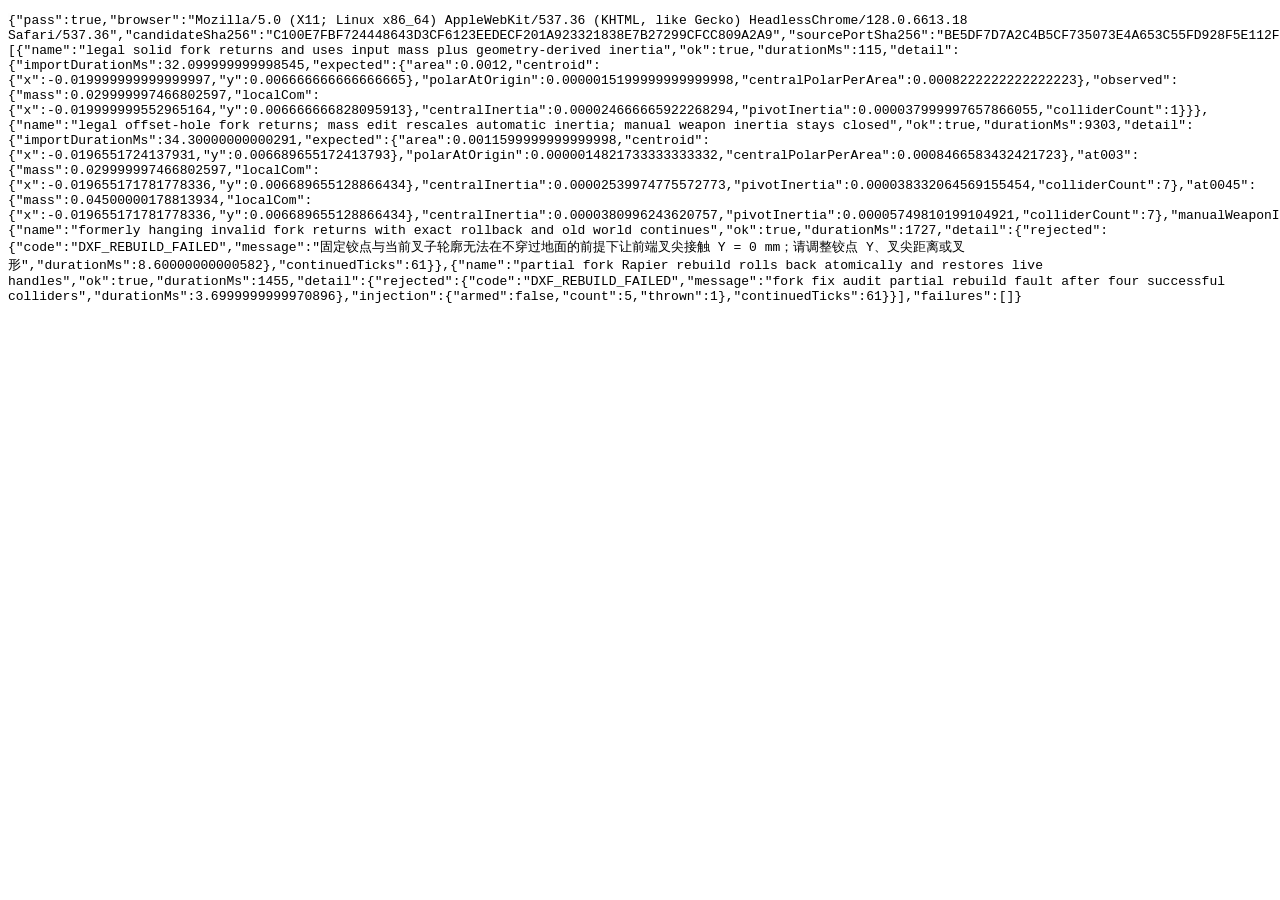
<file: work/s4c-private-toi-dxf-combined/edge-fork-fix.html>
<!doctype html>
<meta charset="utf-8" />
<title>FORK FIX BOOT</title>
<style>iframe{position:absolute;width:2px;height:2px;opacity:.01}pre{white-space:pre-wrap}</style>
<iframe id="subject" src="index.html?qa&amp;fork-fix-subject"></iframe>
<iframe id="control" src="index.html?qa&amp;fork-fix-control"></iframe>
<pre id="out">PENDING</pre>
<script>
(() => {
  'use strict';
  const out = document.querySelector('#out');
  const results = []; const failures = [];
  const progress = (value) => { out.textContent = value; document.title = value; };
  const assert = (condition, message) => { if (!condition) throw new Error(message); };
  const near = (actual, expected, tolerance, message) => {
    if (!Number.isFinite(actual) || Math.abs(actual - expected) > tolerance) {
      throw new Error(`${message}; actual=${actual} expected=${expected} tolerance=${tolerance}`);
    }
  };
  const exact = (actual, expected, message) => {
    const left = JSON.stringify(actual); const right = JSON.stringify(expected);
    if (left !== right) throw new Error(`${message}; actual=${left.slice(0, 900)} expected=${right.slice(0, 900)}`);
  };
  const yieldTask = () => new Promise((resolve) => {
    const channel = new MessageChannel();
    channel.port1.onmessage = () => { channel.port1.close(); channel.port2.close(); resolve(); };
    channel.port2.postMessage(0);
  });
  const waitFor = async (predicate, label) => {
    const deadline = performance.now() + 90000;
    while (performance.now() < deadline) {
      const value = predicate(); if (value) return value;
      await yieldTask();
    }
    throw new Error(`timeout waiting for ${label}`);
  };
  const test = async (name, fn) => {
    progress(`FORK ${results.length + 1}/4 START: ${name}`);
    const started = performance.now();
    try {
      const detail = await fn();
      results.push({ name, ok: true, durationMs: Math.round(performance.now() - started), detail });
    } catch (error) {
      const detail = String(error?.stack || error);
      results.push({ name, ok: false, durationMs: Math.round(performance.now() - started), error: detail });
      failures.push({ name, detail });
    }
  };

  const entity = (points) => ['0', 'LWPOLYLINE', '8', 'FORK_FIX', '90', String(points.length), '70', '1', ...points.flatMap(([x, y]) => ['10', String(x), '20', String(y)])];
  const dxf = (...entities) => ['0', 'SECTION', '2', 'ENTITIES', ...entities.flat(), '0', 'ENDSEC', '0', 'EOF'].join('\n');
  const triangleOuter = [[-60, 0], [-60, 20], [60, 0]];
  const offsetHole = [[-35, 4], [-25, 4], [-25, 8], [-35, 8]];
  const triangleSolidDxf = dxf(entity(triangleOuter));
  const triangleHoleDxf = dxf(entity(triangleOuter), entity(offsetHole));
  const formerlyHangingDxf = dxf(
    entity([[-40, -30], [40, -30], [40, 30], [-40, 30]]),
    entity([[10, -10], [30, -10], [30, 10], [10, 10]]),
  );

  const polygonProperties = (pointsMm) => {
    const points = pointsMm.map(([x, y]) => ({ x: x / 1000, y: y / 1000 }));
    let twiceArea = 0; let centroidXNumerator = 0; let centroidYNumerator = 0; let polarNumerator = 0;
    for (let index = 0; index < points.length; index += 1) {
      const current = points[index]; const next = points[(index + 1) % points.length];
      const cross = current.x * next.y - next.x * current.y;
      twiceArea += cross;
      centroidXNumerator += (current.x + next.x) * cross;
      centroidYNumerator += (current.y + next.y) * cross;
      polarNumerator += cross * (
        current.x ** 2 + current.x * next.x + next.x ** 2
        + current.y ** 2 + current.y * next.y + next.y ** 2
      );
    }
    const signedArea = twiceArea / 2;
    const sign = Math.sign(signedArea);
    return {
      area: Math.abs(signedArea),
      centroid: { x: centroidXNumerator / (3 * twiceArea), y: centroidYNumerator / (3 * twiceArea) },
      polarAtOrigin: sign * polarNumerator / 12,
    };
  };
  const canonicalProperties = (outerPoints, holePoints = null) => {
    const outer = polygonProperties(outerPoints); const hole = holePoints ? polygonProperties(holePoints) : null;
    const area = outer.area - (hole?.area || 0);
    const centroid = {
      x: (outer.area * outer.centroid.x - (hole?.area || 0) * (hole?.centroid.x || 0)) / area,
      y: (outer.area * outer.centroid.y - (hole?.area || 0) * (hole?.centroid.y || 0)) / area,
    };
    const polarAtOrigin = outer.polarAtOrigin - (hole?.polarAtOrigin || 0);
    const centralPolarPerArea = polarAtOrigin / area - centroid.x ** 2 - centroid.y ** 2;
    return { area, centroid, polarAtOrigin, centralPolarPerArea };
  };
  const solidExpected = canonicalProperties(triangleOuter);
  const holeExpected = canonicalProperties(triangleOuter, offsetHole);

  const descriptorSnapshot = (win, key) => {
    const descriptor = Object.getOwnPropertyDescriptor(win, key);
    if (!descriptor) return null;
    return {
      configurable: descriptor.configurable,
      enumerable: descriptor.enumerable,
      writable: descriptor.writable,
      value: descriptor.value === undefined ? null : JSON.parse(JSON.stringify(descriptor.value)),
      getter: Boolean(descriptor.get), setter: Boolean(descriptor.set),
    };
  };
  const exposedSnapshot = (win) => ({
    state: win.BiteSim.getState(),
    metrics: win.BiteSim.getMetrics(),
    frame: win.BiteSim.__qaCurrentFrame(),
    trajectory: win.BiteSim.__qaTrajectoryDiagnostics(),
    params: [...win.document.querySelectorAll('[data-param]')].map((node) => ({
      key: node.dataset.param, value: node.value, checked: node.checked,
      readOnly: node.readOnly, disabled: node.disabled, draft: node.dataset.numericDraft || null,
    })),
    eventLog: win.document.querySelector('#eventLog')?.innerHTML,
    summary: win.document.querySelector('#fileSummary')?.textContent,
    weaponStatus: win.document.querySelector('#weaponDrawingStatus')?.textContent,
    shovelStatus: win.document.querySelector('#shovelDrawingStatus')?.textContent,
    inertiaValue: win.document.querySelector('[data-param="weaponInertia"]')?.value,
    massValue: win.document.querySelector('[data-param="weaponMass"]')?.value,
    mlcpStats: descriptorSnapshot(win, '__MlcpV2Stats'),
    rigReducedMass: win.BiteSim.__qaRigReducedMassAudit(),
  });
  const exposedText = (win) => JSON.stringify(exposedSnapshot(win));
  const normaliseState = (state) => JSON.parse(JSON.stringify(state));
  const compareLiveWorlds = (subject, control, label) => {
    exact(normaliseState(subject.BiteSim.getState()), normaliseState(control.BiteSim.getState()), `${label}: state`);
    exact(subject.BiteSim.getMetrics(), control.BiteSim.getMetrics(), `${label}: metrics`);
    exact(subject.BiteSim.__qaCurrentFrame(), control.BiteSim.__qaCurrentFrame(), `${label}: frame`);
    exact(subject.BiteSim.__qaRigReducedMassAudit(), control.BiteSim.__qaRigReducedMassAudit(), `${label}: reduced world audit`);
  };
  const restore = async (win) => { win.document.querySelector('#restoreDefaults').click(); await Promise.resolve(); };
  const configure = (win, forkMass) => win.BiteSim.setParams({
    contactModel: 'rigid', simulationDuration: 1, forkMass,
    shovelMirrorX: false, shovelMirrorY: false, targetSceneX: 1000,
  });
  const importTimed = (win, text, filename) => {
    const started = performance.now();
    const report = win.BiteSim.importDxfText('shovel', text, filename);
    const durationMs = performance.now() - started;
    assert(durationMs < 1000, `${filename}: synchronous import exceeded 1 s (${durationMs} ms)`);
    assert(report.sourceSha256 === 'BE5DF7D7A2C4B5CF735073E4A653C55FD928F5E112F8F162B2E25F22327C1F1B', `${filename}: source lock mismatch`);
    assert(report.geometryFloor === 0.00008, `${filename}: geometry floor mismatch`);
    return { report, durationMs };
  };
  const verifyForkProperties = (win, expected, mass, expectedColliderCount, label) => {
    const state = win.BiteSim.getState(); const metrics = win.BiteSim.getMetrics(); const reduced = win.BiteSim.__qaRigReducedMassAudit();
    assert(reduced.valid, `${label}: reduced audit invalid`);
    assert(state.activeGeometry.fork.colliderCount === expectedColliderCount, `${label}: collider count ${state.activeGeometry.fork.colliderCount}`);
    assert(state.activeGeometry.fork.zeroThickness === false, `${label}: strict fork became zero-thickness`);
    near(state.fork.mass, mass, 1e-15, `${label}: public fork mass`);
    near(metrics.forkMassInput, mass, 1e-15, `${label}: input fork mass`);
    near(state.physics.massBudget.fork, mass, 1e-15, `${label}: mass budget`);
    near(reduced.fork.mass, mass, mass * 2e-6, `${label}: Rapier mass`);
    near(reduced.fork.localCom.x, expected.centroid.x, 2e-7, `${label}: Rapier COM x`);
    near(reduced.fork.localCom.y, expected.centroid.y, 2e-7, `${label}: Rapier COM y`);
    const centralInertia = mass * expected.centralPolarPerArea;
    const pivotInertia = centralInertia + mass * (expected.centroid.x ** 2 + expected.centroid.y ** 2);
    near(reduced.fork.comInertia, centralInertia, Math.max(1e-12, centralInertia * 3e-6), `${label}: Rapier central inertia`);
    near(reduced.massMatrix[2][2], pivotInertia, Math.max(1e-12, pivotInertia * 3e-6), `${label}: reduced pivot inertia`);
    assert(state.physics.traceableCuttingContinuousToiEnabled === false && state.physics.materialCuttingEnabled === false, `${label}: material deletion enabled`);
    return {
      mass: reduced.fork.mass,
      localCom: reduced.fork.localCom,
      centralInertia: reduced.fork.comInertia,
      pivotInertia: reduced.massMatrix[2][2],
      colliderCount: state.activeGeometry.fork.colliderCount,
    };
  };
  const rejectExact = (win, text, expectedCode, name) => {
    const before = exposedText(win); const started = performance.now(); let caught = null;
    try { win.BiteSim.importDxfText('shovel', text, `${name}.dxf`); }
    catch (error) { caught = { code: error?.code || null, message: String(error?.message || error) }; }
    const durationMs = performance.now() - started;
    assert(caught, `${name}: unexpectedly accepted`);
    assert(caught.code === expectedCode, `${name}: expected ${expectedCode}, got ${caught.code}: ${caught.message}`);
    assert(durationMs < 1000, `${name}: failure did not return within 1 s (${durationMs} ms)`);
    assert(exposedText(win) === before, `${name}: exposed state/sim/history/params/inertia did not roll back exactly`);
    return { ...caught, durationMs };
  };

  async function run() {
    progress('FORK waiting for subject');
    const subject = await waitFor(() => document.querySelector('#subject').contentWindow?.BiteSim && document.querySelector('#subject').contentWindow, 'subject');
    progress('FORK waiting for control');
    const control = await waitFor(() => document.querySelector('#control').contentWindow?.BiteSim && document.querySelector('#control').contentWindow, 'control');

    await test('legal solid fork returns and uses input mass plus geometry-derived inertia', async () => {
      await restore(subject); configure(subject, 0.03);
      const imported = importTimed(subject, triangleSolidDxf, 'fork-triangle-solid.dxf');
      const observed = verifyForkProperties(subject, solidExpected, 0.03, 1, 'solid');
      return { importDurationMs: imported.durationMs, expected: solidExpected, observed };
    });

    await test('legal offset-hole fork returns; mass edit rescales automatic inertia; manual weapon inertia stays closed', async () => {
      await restore(subject); configure(subject, 0.03);
      const imported = importTimed(subject, triangleHoleDxf, 'fork-triangle-offset-hole.dxf');
      const at003 = verifyForkProperties(subject, holeExpected, 0.03, 7, 'offset hole at 0.03 kg');
      const manualInertiaBefore = subject.BiteSim.getMetrics().inertiaInput;
      subject.BiteSim.setParams({ forkMass: 0.045, weaponInertia: 1 });
      const at0045 = verifyForkProperties(subject, holeExpected, 0.045, 7, 'offset hole at 0.045 kg');
      assert(subject.BiteSim.getMetrics().inertiaInput === manualInertiaBefore, 'manual weapon inertia entered while fork mass changed');
      near(at0045.centralInertia / at003.centralInertia, 1.5, 5e-6, 'fork central inertia did not scale with input mass');
      subject.BiteSim.advance(2000);
      const advancedState = subject.BiteSim.getState();
      assert(advancedState.failureDomain !== 'internal', 'accepted offset-hole fork failed during 2000-step run');
      assert(subject.BiteSim.__qaRigReducedMassAudit().valid, 'accepted offset-hole fork lost its Rapier mass graph after 2000 steps');
      return { importDurationMs: imported.durationMs, expected: holeExpected, at003, at0045, manualWeaponInertiaRejected: true, advancedTicks: 2000 };
    });

    await test('formerly hanging invalid fork returns with exact rollback and old world continues', async () => {
      await restore(subject); await restore(control); configure(subject, 0.03); configure(control, 0.03);
      subject.BiteSim.advance(43); control.BiteSim.advance(43);
      compareLiveWorlds(subject, control, 'pre invalid import');
      const rejected = rejectExact(subject, formerlyHangingDxf, 'DXF_REBUILD_FAILED', 'formerly-hanging-fixed-pose');
      subject.BiteSim.advance(61); control.BiteSim.advance(61);
      compareLiveWorlds(subject, control, 'post invalid rollback continued world');
      return { rejected, continuedTicks: 61 };
    });

    await test('partial fork Rapier rebuild rolls back atomically and restores live handles', async () => {
      await restore(subject); await restore(control); configure(subject, 0.03); configure(control, 0.03);
      subject.BiteSim.advance(41); control.BiteSim.advance(41);
      compareLiveWorlds(subject, control, 'pre partial fork rebuild');
      const rapier = subject.BiteRapierReady ? await subject.BiteRapierReady : subject.BiteRapier;
      const prototype = rapier.World.prototype; const original = prototype.createCollider;
      const descriptor = Object.getOwnPropertyDescriptor(prototype, 'createCollider');
      assert(typeof original === 'function', 'Rapier World.createCollider unavailable');
      const injection = { armed: true, count: 0, thrown: 0 };
      Object.defineProperty(prototype, 'createCollider', {
        configurable: true, enumerable: descriptor?.enumerable ?? false, writable: true,
        value: function (...args) {
          if (injection.armed) {
            injection.count += 1;
            if (injection.count === 5) {
              injection.armed = false; injection.thrown += 1;
              throw new Error('fork fix audit partial rebuild fault after four successful colliders');
            }
          }
          return original.apply(this, args);
        },
      });
      let rejected;
      try { rejected = rejectExact(subject, triangleHoleDxf, 'DXF_REBUILD_FAILED', 'partial-fork-rebuild'); }
      finally {
        if (descriptor) Object.defineProperty(prototype, 'createCollider', descriptor);
        else delete prototype.createCollider;
      }
      assert(injection.count === 5 && injection.thrown === 1, `partial fault mismatch: ${JSON.stringify(injection)}`);
      subject.BiteSim.advance(61); control.BiteSim.advance(61);
      compareLiveWorlds(subject, control, 'post partial rollback continued world');
      return { rejected, injection, continuedTicks: 61 };
    });

    const report = {
      pass: failures.length === 0,
      browser: navigator.userAgent,
      candidateSha256: 'C100E7FBF724448643D3CF6123EEDECF201A923321838E7B27299CFCC809A2A9',
      sourcePortSha256: 'BE5DF7D7A2C4B5CF735073E4A653C55FD928F5E112F8F162B2E25F22327C1F1B',
      results, failures,
    };
    out.textContent = JSON.stringify(report);
    document.title = report.pass ? 'FORK FIX PASS' : 'FORK FIX FAIL';
  }
  run().catch((error) => {
    out.textContent = JSON.stringify({ pass: false, fatal: String(error?.stack || error), results, failures });
    document.title = 'FORK FIX FATAL';
  });
})();
</script>
</file>
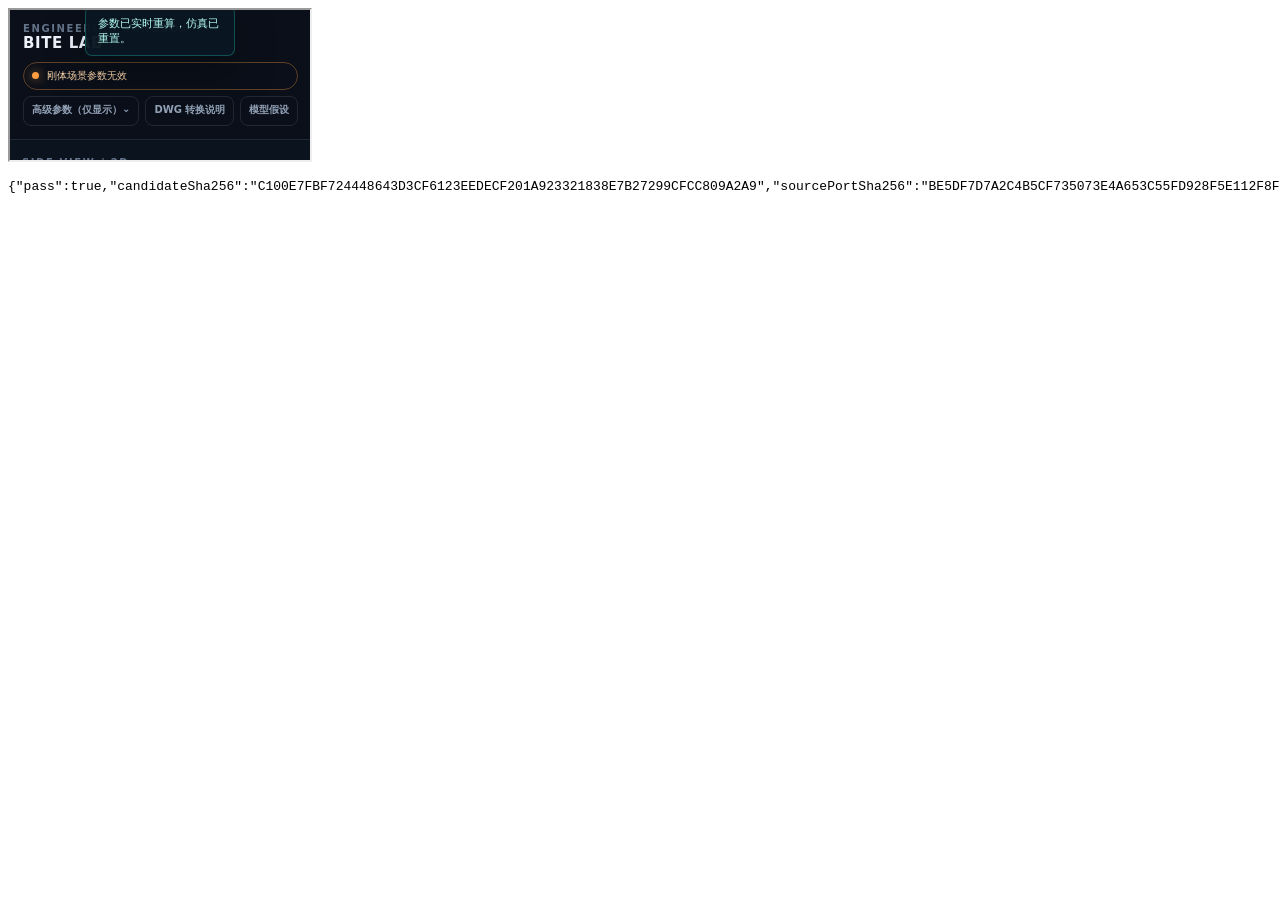
<file: work/s4c-private-toi-dxf-combined/edge-min-weapon.html>
<!doctype html>
<meta charset="utf-8" />
<title>WEAPON BOOT</title>
<iframe id="subject" src="index.html?qa&amp;independent-min-weapon"></iframe>
<pre id="out">PENDING</pre>
<script>
(() => {
  'use strict';
  const out = document.querySelector('#out');
  const progress = (value) => { out.textContent = value; document.title = value; };
  const assert = (condition, message) => { if (!condition) throw new Error(message); };
  const near = (actual, expected, tolerance, message) => {
    if (!Number.isFinite(actual) || Math.abs(actual - expected) > tolerance) throw new Error(`${message}: ${actual} versus ${expected}`);
  };
  const yieldTask = () => new Promise((resolve) => {
    const channel = new MessageChannel();
    channel.port1.onmessage = () => { channel.port1.close(); channel.port2.close(); resolve(); };
    channel.port2.postMessage(0);
  });
  const entity = (points) => ['0', 'LWPOLYLINE', '8', 'MIN', '90', String(points.length), '70', '1', ...points.flatMap(([x, y]) => ['10', String(x), '20', String(y)])];
  const dxf = (...entities) => ['0', 'SECTION', '2', 'ENTITIES', ...entities.flat(), '0', 'ENDSEC', '0', 'EOF'].join('\n');
  const outer = [[-40, -30], [40, -30], [40, 30], [-40, 30]];
  const legalSolid = dxf(entity(outer));
  const legalHole = dxf(
    entity(outer),
    entity([[10, -10], [30, -10], [30, 10], [10, 10]]),
  );
  const run = async () => {
    progress('WEAPON waiting for BiteSim');
    const frame = document.querySelector('#subject');
    const deadline = performance.now() + 90000;
    while (!frame.contentWindow?.BiteSim) {
      if (performance.now() > deadline) throw new Error('BiteSim readiness timeout');
      await yieldTask();
    }
    const win = frame.contentWindow; const weaponMass = 0.2;
    progress('WEAPON configure analytic import');
    win.BiteSim.setParams({ contactModel: 'rigid', weaponMass, weaponMirrorX: false, weaponMirrorY: false, targetSceneX: 1000 });
    progress('WEAPON import and validate canonical solid');
    const solidImported = win.BiteSim.importDxfText('weapon', legalSolid, 'minimal-analytic-weapon-solid.dxf');
    const solidArea = 0.08 * 0.06;
    const solidR2 = (0.08 ** 2 + 0.06 ** 2) / 12;
    const solidState = win.BiteSim.getState(); const solidMetrics = win.BiteSim.getMetrics(); const solidReduced = win.BiteSim.__qaRigReducedMassAudit();
    assert(solidImported.sourceSha256 === 'BE5DF7D7A2C4B5CF735073E4A653C55FD928F5E112F8F162B2E25F22327C1F1B', 'solid wrong source port');
    assert(solidState.cad.strictImported && solidState.cad.holeCount === 0 && solidState.cad.triangleCount === 2, 'solid proof mismatch');
    assert(solidState.activeGeometry.weapon.colliderCount === 2, 'solid collider count mismatch');
    near(solidMetrics.weaponMassShapeArea, solidArea, 1e-15, 'solid area');
    near(solidMetrics.weaponMassShapeCentroid.x, 0, 1e-15, 'solid COM x');
    near(solidMetrics.weaponMassShapeCentroid.y, 0, 1e-15, 'solid COM y');
    near(solidMetrics.inertia, weaponMass * solidR2, 1e-15, 'solid pivot inertia');
    near(solidMetrics.weaponComInertia, weaponMass * solidR2, 1e-15, 'solid central inertia');
    assert(solidReduced.valid, 'solid Rapier reduced audit invalid');
    near(solidReduced.weapon.mass, weaponMass, weaponMass * 2e-6, 'solid Rapier mass');
    near(solidReduced.weapon.comInertia, weaponMass * solidR2, weaponMass * solidR2 * 2e-6, 'solid Rapier central inertia');
    progress('WEAPON import canonical hole');
    const imported = win.BiteSim.importDxfText('weapon', legalHole, 'minimal-analytic-weapon-hole.dxf');
    progress('WEAPON validate canonical/Rapier properties');
    const outerArea = 0.08 * 0.06; const holeArea = 0.02 * 0.02; const area = outerArea - holeArea;
    const centroidX = -(holeArea * 0.02) / area;
    const polarOuter = outerArea * (0.08 ** 2 + 0.06 ** 2) / 12;
    const polarHole = holeArea * ((0.02 ** 2 + 0.02 ** 2) / 12 + 0.02 ** 2);
    const r2Pivot = (polarOuter - polarHole) / area;
    const r2Com = r2Pivot - centroidX ** 2;
    const state = win.BiteSim.getState(); const metrics = win.BiteSim.getMetrics(); const reduced = win.BiteSim.__qaRigReducedMassAudit();
    assert(imported.sourceSha256 === 'BE5DF7D7A2C4B5CF735073E4A653C55FD928F5E112F8F162B2E25F22327C1F1B', 'wrong source port');
    assert(imported.geometryFloor === 0.00008, 'wrong geometry floor');
    assert(state.cad.strictImported && state.cad.holeCount === 1 && state.cad.triangleCount > 0, 'strict hole proof missing');
    assert(state.activeGeometry.weapon.colliderCount === state.cad.triangleCount, 'collider/proof count mismatch');
    near(metrics.weaponMassShapeArea, area, 1e-15, 'area');
    near(metrics.weaponMassShapeCentroid.x, centroidX, 1e-15, 'COM x');
    near(metrics.weaponMassShapeCentroid.y, 0, 1e-15, 'COM y');
    near(metrics.inertia, weaponMass * r2Pivot, 1e-15, 'pivot inertia');
    near(metrics.weaponComInertia, weaponMass * r2Com, 1e-15, 'central inertia');
    assert(reduced.valid, 'Rapier reduced mass audit invalid');
    near(reduced.weapon.mass, weaponMass, weaponMass * 2e-6, 'Rapier mass');
    near(reduced.weapon.localCom.x, centroidX, 2e-7, 'Rapier COM x');
    near(reduced.weapon.comInertia, weaponMass * r2Com, weaponMass * r2Com * 2e-6, 'Rapier central inertia');
    const inertiaBefore = metrics.inertiaInput;
    win.BiteSim.setParams({ weaponInertia: 9.99e99 });
    assert(win.BiteSim.getMetrics().inertiaInput === inertiaBefore, 'manual inertia admitted');
    win.BiteSim.setParams({ weaponMass: 0.25, weaponInertia: 1 });
    const recomputed = win.BiteSim.getMetrics();
    near(recomputed.inertia, 0.25 * r2Pivot, 1e-15, 'mass edit inertia');
    assert(recomputed.inertiaInput !== 1, 'manual inertia survived mass edit');
    progress('WEAPON apply legacy preset through mass-only migration');
    const presetInput = win.document.querySelector('[data-param="robotPreset"]');
    presetInput.value = '454g';
    presetInput.dispatchEvent(new win.Event('change', { bubbles: true }));
    win.document.querySelector('#applyRobotPreset').click();
    const presetMetrics = win.BiteSim.getMetrics(); const presetState = win.BiteSim.getState();
    near(presetMetrics.inertia, 40e-6, 1e-15, 'legacy preset inertia was not reproduced through derived mass');
    near(presetMetrics.weaponMass, 40e-6 / r2Pivot, 1e-12, 'legacy preset did not migrate to mass input');
    assert(presetState.activeGeometry.weapon.inertiaDerivedFromMassAndGeometry === true, 'preset made inertia manual');
    assert(win.document.querySelector('[data-param="weaponInertia"]').readOnly, 'preset made inertia field editable');
    assert(typeof win.BiteSim.__qaGeometryPathAuthorityDescribe === 'function', 'S4c private hook disappeared after DXF/preset flow');
    assert(win.BiteSim.__qaGeometryPathAuthorityDescribe().main === false, 'combined MAIN enabled after DXF/preset flow');
    assert(win.BiteSim.getState().physics.traceableCuttingContinuousToiEnabled === false, 'material switch enabled');
    const report = {
      pass: true,
      candidateSha256: 'C100E7FBF724448643D3CF6123EEDECF201A923321838E7B27299CFCC809A2A9',
      sourcePortSha256: imported.sourceSha256,
      solid: {
        expected: { area: solidArea, centroidX: 0, pivotInertia: weaponMass * solidR2, centralInertia: weaponMass * solidR2 },
        observed: {
          area: solidMetrics.weaponMassShapeArea,
          centroid: solidMetrics.weaponMassShapeCentroid,
          pivotInertia: solidMetrics.inertia,
          centralInertia: solidMetrics.weaponComInertia,
          colliderCount: solidState.activeGeometry.weapon.colliderCount,
          triangleCount: solidState.cad.triangleCount,
        },
      },
      hole: {
        expected: { area, centroidX, pivotInertia: weaponMass * r2Pivot, centralInertia: weaponMass * r2Com },
        observed: {
          area: metrics.weaponMassShapeArea,
          centroid: metrics.weaponMassShapeCentroid,
          pivotInertia: metrics.inertia,
          centralInertia: metrics.weaponComInertia,
          colliderCount: state.activeGeometry.weapon.colliderCount,
          triangleCount: state.cad.triangleCount,
          rapier: { mass: reduced.weapon.mass, localCom: reduced.weapon.localCom, centralInertia: reduced.weapon.comInertia },
        },
      },
      observed: {
        recomputedPivotInertiaAt025kg: recomputed.inertia,
        presetMigratedMass: presetMetrics.weaponMass,
        presetDerivedPivotInertia: presetMetrics.inertia,
        presetInertiaDerivedFromMassAndGeometry: presetState.activeGeometry.weapon.inertiaDerivedFromMassAndGeometry,
        materialSwitch: win.BiteSim.getState().physics.traceableCuttingContinuousToiEnabled,
      },
    };
    out.textContent = JSON.stringify(report);
    document.title = 'WEAPON PASS';
  };
  run().catch((error) => {
    out.textContent = JSON.stringify({ pass: false, fatal: String(error?.stack || error) });
    document.title = 'WEAPON FAIL';
  });
})();
</script>
</file>
<file: styles.css>
:root {
  color-scheme: dark;
  --ink: #edf2fb;
  --muted: #94a3b8;
  --faint: #64748b;
  --bg: #0a101a;
  --panel: #111a29;
  --panel-2: #151f30;
  --panel-3: #19263a;
  --line: rgba(148, 163, 184, 0.17);
  --line-bright: rgba(148, 163, 184, 0.3);
  --orange: #ff9d42;
  --orange-deep: #ee6d2f;
  --teal: #26d7c3;
  --blue: #57a6ff;
  --violet: #a78bfa;
  --red: #fb7185;
  --green: #6ee7b7;
  --shadow: 0 18px 45px rgba(0, 0, 0, 0.24);
  font-family: Inter, ui-sans-serif, system-ui, -apple-system, BlinkMacSystemFont, "Segoe UI", "Microsoft YaHei", sans-serif;
}

* { box-sizing: border-box; }
html, body { margin: 0; height: 100%; background: var(--bg); color: var(--ink); }
body { min-width: 320px; }
button, input, select { font: inherit; }
button { color: inherit; }

.app-shell { height: 100vh; min-height: 640px; display: grid; grid-template-rows: 70px minmax(0, 1fr) 88px; overflow: hidden; background: radial-gradient(900px 500px at 53% 34%, rgba(38, 215, 195, 0.045), transparent 65%), var(--bg); }
.topbar { min-width: 0; display: flex; align-items: center; justify-content: space-between; padding: 0 26px; border-bottom: 1px solid var(--line); background: rgba(10, 16, 26, 0.92); }
.brand, .top-actions, .side-heading, .group-title-row, .result-heading, .inline-action-row, .transport-main, .transport-meta, .scene-toolbar, .scene-tools { display: flex; align-items: center; }
.brand { gap: 13px; min-width: 0; }
.brand-mark { position: relative; width: 35px; height: 35px; border: 1px solid rgba(255, 157, 66, .8); border-radius: 50%; box-shadow: 0 0 20px rgba(255, 157, 66, .15), inset 0 0 13px rgba(255, 157, 66, .08); }
.brand-mark::before, .brand-mark::after, .brand-mark span { content: ""; position: absolute; left: 50%; top: 50%; height: 1px; width: 30px; background: var(--orange); transform-origin: 0 0; opacity: .94; }
.brand-mark::before { transform: rotate(19deg); }.brand-mark::after { transform: rotate(139deg); }.brand-mark span:nth-child(1) { transform: rotate(259deg); }.brand-mark span:nth-child(2) { width: 7px; height: 7px; margin: -3px 0 0 -3px; border-radius: 50%; background: #ffe2bf; }.brand-mark span:nth-child(3) { display: none; }
.eyebrow, .modal-kicker { color: var(--faint); font-size: 10px; font-weight: 750; letter-spacing: .16em; text-transform: uppercase; }
h1, h2, h3, p { margin: 0; }
h1 { font-size: 15px; letter-spacing: .04em; line-height: 1.25; } h1 span { color: var(--muted); font-size: 12px; font-weight: 550; margin-left: 7px; letter-spacing: 0; }
h2 { font-size: 17px; letter-spacing: -.02em; } h3 { font-size: 12px; letter-spacing: .02em; }
.top-actions { gap: 10px; }
.status-pill { display: inline-flex; align-items: center; gap: 8px; padding: 7px 10px; border: 1px solid var(--line); border-radius: 999px; color: var(--muted); font-size: 12px; white-space: nowrap; }
.status-pill i { width: 7px; height: 7px; border-radius: 50%; background: var(--green); box-shadow: 0 0 11px rgba(110, 231, 183, .8); }
.status-pill.running { color: #c9f9e8; border-color: rgba(110, 231, 183, .33); background: rgba(16, 185, 129, .08); }.status-pill.paused { color: #c8d6eb; }.status-pill.warning { color: #ffd8aa; border-color: rgba(255,157,66,.35); }.status-pill.warning i { background: var(--orange); box-shadow: 0 0 11px rgba(255,157,66,.7); }

.button, .mini-button, .text-button, .icon-button { cursor: pointer; border: 0; transition: transform .16s ease, background .16s ease, border-color .16s ease, color .16s ease; }
.button:hover, .mini-button:hover, .icon-button:hover { transform: translateY(-1px); }.button:active, .mini-button:active, .icon-button:active { transform: translateY(0); }
.button { border-radius: 8px; padding: 9px 12px; border: 1px solid transparent; font-size: 12px; font-weight: 700; white-space: nowrap; }
.button.primary { background: linear-gradient(135deg, #ffac55, #ee7134); color: #1e1208; box-shadow: 0 7px 17px rgba(238, 113, 52, .18); }.button.primary:hover { background: linear-gradient(135deg, #ffbb70, #f27d43); }
.button.secondary { background: rgba(38, 215, 195, .09); border-color: rgba(38, 215, 195, .25); color: #a7fff2; }.button.secondary:hover { background: rgba(38, 215, 195, .16); }
.button.ghost { background: transparent; border-color: var(--line); color: var(--muted); }.button.ghost:hover { color: var(--ink); border-color: var(--line-bright); background: rgba(148,163,184,.06); }
.text-button { padding: 3px 0; background: transparent; color: var(--teal); font-size: 11px; font-weight: 700; }.text-button:hover { color: #8ff7ec; }
.button small { opacity: .72; font-size: 10px; }
.text-button:disabled { cursor: default; color: #617186; }

.workspace { min-height: 0; display: grid; grid-template-columns: minmax(286px, 324px) minmax(430px, 1fr) minmax(300px, 352px); overflow: hidden; }
.sidebar { min-height: 0; overflow-y: auto; scrollbar-color: #334155 transparent; background: rgba(14, 22, 35, .8); }
.controls-panel { border-right: 1px solid var(--line); padding: 21px 18px 28px; }
.results-panel { border-left: 1px solid var(--line); padding: 21px 18px 28px; }
.side-heading { justify-content: space-between; margin-bottom: 18px; gap: 8px; }.side-heading h2 { margin-top: 2px; }
.settings-group { padding: 16px 0; border-top: 1px solid var(--line); }.settings-group:first-of-type { border-top: 0; padding-top: 0; }
.group-title-row { justify-content: space-between; gap: 8px; margin-bottom: 10px; }.group-title-row h3 { color: #dbe6f5; }
.settings-group[data-collapsible] > .group-title-row { cursor: pointer; user-select: none; border-radius: 5px; padding: 3px 2px; }
.settings-group[data-collapsible] > .group-title-row:hover { background: rgba(148,163,184,.045); }
.settings-group[data-collapsible] > .group-title-row h3::before { content: "▾"; display: inline-block; width: 15px; color: var(--faint); transform-origin: 45% 52%; transition: transform .16s ease; }
.settings-group[data-collapsible].collapsed > .group-title-row { margin-bottom: 0; }
.settings-group[data-collapsible].collapsed > .group-title-row h3::before { transform: rotate(-90deg); }
.settings-group[data-collapsible].collapsed > :not(.group-title-row) { display: none !important; }
.tag { padding: 3px 6px; border: 1px solid rgba(148,163,184,.22); border-radius: 4px; color: var(--muted); font-size: 9px; font-weight: 750; line-height: 1; letter-spacing: .08em; white-space: nowrap; }.tag.teal { color: #a1fff1; border-color: rgba(38,215,195,.25); background: rgba(38,215,195,.05); }.tag.orange { color: #ffd0a2; border-color: rgba(255,157,66,.25); background: rgba(255,157,66,.05); }.tag.blue { color: #bfddff; border-color: rgba(87,166,255,.25); background: rgba(87,166,255,.05); }
.hint, .microcopy, .result-footnote {
  max-width: 100%;
  color: var(--faint);
  font-size: 10.5px;
  line-height: 1.55;
  overflow-wrap: anywhere;
  white-space: normal;
}
.hint { margin-bottom: 11px; }
.microcopy { margin-top: 8px; }
.parametric-geometry-settings { border-top-color: rgba(255,157,66,.3); }
.parametric-warning { margin-bottom: 12px; padding: 9px 10px; border: 1px solid rgba(255,157,66,.23); border-left: 2px solid var(--orange); border-radius: 6px; background: rgba(255,157,66,.055); color: #d5b38f; font-size: 10px; line-height: 1.55; }
.geometry-memory-note { padding: 8px 9px; border: 1px dashed rgba(87,166,255,.2); border-radius: 6px; background: rgba(87,166,255,.035); color: #8296b1; }
.app-shell.param-weapon-enabled [data-parametric-panel="weapon"], .app-shell[data-param-weapon-enabled="true"] [data-parametric-panel="weapon"], body.param-weapon-enabled [data-parametric-panel="weapon"] { display: block !important; }
.app-shell.param-fork-enabled [data-parametric-panel="fork"], .app-shell[data-param-fork-enabled="true"] [data-parametric-panel="fork"], body.param-fork-enabled [data-parametric-panel="fork"] { display: block !important; }
.app-shell.param-weapon-enabled .cad-weapon-radius-field { display: none; }
.engineering-readout { margin: 1px 0 10px; padding: 7px 8px; border: 1px solid rgba(87,166,255,.16); border-left: 2px solid rgba(87,166,255,.62); border-radius: 5px; background: rgba(87,166,255,.045); color: #91a6c2; font-size: 9.5px; line-height: 1.45; font-variant-numeric: tabular-nums; overflow-wrap: anywhere; white-space: normal; }
.engineering-readout.ok { border-color: rgba(38,215,195,.2); border-left-color: var(--teal); color: #a6d9d2; background: rgba(38,215,195,.045); }
.engineering-readout.warning { border-color: rgba(255,157,66,.24); border-left-color: var(--orange); color: #e8c49f; background: rgba(255,157,66,.05); }
.engineering-readout.error, .engineering-readout.invalid { border-color: rgba(251,113,133,.28); border-left-color: var(--red); color: #efb2bd; background: rgba(251,113,133,.055); }
.drawing-card { display: flex; align-items: center; gap: 9px; padding: 9px 8px; margin-top: 7px; border: 1px solid var(--line); border-radius: 8px; background: rgba(30, 41, 59, .28); }.drawing-card.loaded { border-color: rgba(38,215,195,.28); }.drawing-card.error { border-color: rgba(251,113,133,.34); }
.drawing-icon { position: relative; flex: 0 0 25px; width: 25px; height: 25px; border: 1px solid #94a3b8; opacity: .8; }.shovel-icon { border-radius: 2px 2px 7px 2px; transform: skewX(-18deg); }.shovel-icon::after { content: ""; position: absolute; right: -4px; bottom: -1px; width: 12px; height: 2px; background: var(--teal); }.weapon-icon { border-radius: 50%; border-color: var(--orange); }.weapon-icon::before, .weapon-icon::after { content: ""; position: absolute; left: 50%; top: 50%; width: 32px; height: 2px; margin: -1px 0 0 -16px; background: var(--orange); transform: rotate(38deg); }.weapon-icon::after { transform: rotate(-52deg); }
.drawing-copy { min-width: 0; flex: 1; display: grid; gap: 2px; }
.drawing-copy strong,
.drawing-copy span {
  min-width: 0;
  overflow-wrap: anywhere;
  white-space: normal;
}
.drawing-copy strong { font-size: 11px; line-height: 1.3; }
.drawing-copy span { color: var(--faint); font-size: 9.5px; line-height: 1.4; }
.drawing-actions { display: flex; flex: 0 0 134px; flex-wrap: wrap; justify-content: flex-end; gap: 4px; max-width: 134px; }.mini-button { padding: 6px 7px; border: 1px solid rgba(38,215,195,.25); border-radius: 5px; background: rgba(38,215,195,.08); color: #a9fff2; font-size: 10px; font-weight: 750; }.mirror-mini { display: inline-flex; align-items: center; gap: 3px; min-height: 27px; padding: 4px 5px; border: 1px solid rgba(148,163,184,.22); border-radius: 5px; background: rgba(15,23,42,.42); color: var(--muted); font-size: 9px; font-weight: 700; cursor: pointer; }.mirror-mini:hover { color: #c3fff8; border-color: rgba(38,215,195,.34); }.mirror-mini input { width: 11px; height: 11px; margin: 0; accent-color: var(--teal); }
.test-shape-toggle { position: relative; flex: 1 0 100%; cursor: pointer; }
.test-shape-toggle input { position: absolute; width: 1px; height: 1px; margin: 0; opacity: 0; pointer-events: none; }
.test-shape-toggle span { display: flex; align-items: center; justify-content: center; gap: 6px; min-height: 29px; padding: 5px 8px; border: 1px solid rgba(255,157,66,.38); border-radius: 6px; background: linear-gradient(135deg, rgba(255,157,66,.08), rgba(87,166,255,.045)); color: #ffd4ab; font-size: 10px; font-weight: 800; letter-spacing: .035em; transition: border-color .16s ease, background .16s ease, color .16s ease, box-shadow .16s ease, transform .16s ease; }
.test-shape-toggle span::before { content: ""; width: 6px; height: 6px; border: 1px solid rgba(255,190,128,.8); border-radius: 50%; background: transparent; }
.test-shape-toggle:hover span { transform: translateY(-1px); border-color: rgba(255,184,112,.68); background: rgba(255,157,66,.13); color: #ffe8d1; }
.test-shape-toggle input:checked + span { border-color: rgba(255,157,66,.82); background: linear-gradient(135deg, rgba(255,157,66,.25), rgba(238,109,47,.13)); color: #fff1df; box-shadow: 0 0 0 2px rgba(255,157,66,.1), inset 0 0 12px rgba(255,157,66,.06); }
.test-shape-toggle input:checked + span::before { border-color: #ffe2bf; background: var(--orange); box-shadow: 0 0 8px rgba(255,157,66,.85); }
.test-shape-toggle input:focus-visible + span { outline: 2px solid rgba(87,166,255,.75); outline-offset: 2px; }

.field { display: grid; min-width: 0; gap: 5px; }
.field > span {
  min-width: 0;
  color: var(--muted);
  font-size: 10px;
  line-height: 1.35;
  overflow-wrap: anywhere;
  white-space: normal;
}
.field em {
  color: var(--faint);
  font-size: 9px;
  font-style: normal;
  line-height: inherit;
  overflow-wrap: anywhere;
  white-space: normal;
}
.two-col, .three-col { display: grid; gap: 9px; margin-bottom: 10px; }.two-col { grid-template-columns: 1fr 1fr; }.three-col { grid-template-columns: repeat(3, minmax(0, 1fr)); }.three-col .field > span { font-size: 9.5px; }.wide-field { margin-bottom: 10px; }.compact-field { margin-top: 10px; }
.material-contact-grid { padding-top: 1px; border-top: 1px dashed rgba(148,163,184,.12); }
.gear-ratio-hint { display: block; min-width: 0; color: var(--faint); font-size: 8.5px; line-height: 1.35; overflow-wrap: anywhere; white-space: normal; }
.input-wrap { position: relative; display: flex; align-items: center; min-width: 0; }.input-wrap input, select { width: 100%; min-width: 0; height: 30px; border: 1px solid rgba(148,163,184,.19); border-radius: 6px; outline: none; background: #0c1523; color: #e6eef9; font-size: 11px; }.input-wrap input { padding: 0 33px 0 9px; font-variant-numeric: tabular-nums; }.input-wrap b { position: absolute; right: 7px; color: var(--faint); font-size: 9px; font-weight: 650; pointer-events: none; white-space: nowrap; }.three-col .input-wrap input { padding-right: 24px; }.three-col .input-wrap b { right: 5px; font-size: 8.5px; } select { padding: 0 26px 0 9px; appearance: auto; }.field > select { padding-left: 9px; }.field input:focus, .field select:focus { border-color: rgba(38,215,195,.68); box-shadow: 0 0 0 3px rgba(38,215,195,.08); }
.field input:disabled { cursor: not-allowed; border-color: rgba(38,215,195,.15); background: rgba(11,25,34,.78); color: #9bb8c4; }
.static-field { opacity: .88; }.static-value { height: 30px; padding: 0 33px 0 9px; border: 1px solid rgba(148,163,184,.14); border-radius: 6px; background: rgba(12,21,35,.62); color: #a9b8cb; }.static-value output { font-size: 11px; font-variant-numeric: tabular-nums; }.material-meta { align-items: end; }
.advanced-only { display: none !important; }
.app-shell.advanced-open .advanced-only { display: grid !important; }
.app-shell:not(.advanced-open) .geometry-radius-row > .field:not(.advanced-only), .app-shell:not(.advanced-open) .material-meta .static-field { grid-column: 1 / -1; }
.advanced-toggle.active { color: #a7fff2; border-color: rgba(38,215,195,.42); background: rgba(38,215,195,.09); }
.field.invalid input, .field.invalid select, .mirror-mini.invalid { border-color: rgba(251,113,133,.95) !important; box-shadow: 0 0 0 3px rgba(251,113,133,.16); animation: invalid-pulse .9s ease-out; }
@keyframes invalid-pulse { 0%, 40% { transform: translateX(-2px); } 20%, 60% { transform: translateX(2px); } 100% { transform: translateX(0); } }
.inline-action-row { gap: 11px; margin-top: 2px; }.inline-action-row .button { flex: 1; }
.assumptions-card { padding: 11px !important; border: 1px solid rgba(167,139,250,.2) !important; border-radius: 8px; background: rgba(167,139,250,.045); }.assumptions-card p { color: #aebbd0; font-size: 10px; line-height: 1.55; overflow-wrap: anywhere; white-space: normal; }.assumption-title { display: flex; min-width: 0; align-items: center; gap: 7px; }.small-icon { flex: 0 0 16px; width: 16px; height: 16px; border: 1px solid rgba(167,139,250,.7); border-radius: 50%; color: #c7b9ff; text-align: center; font-family: Georgia, serif; font-size: 12px; line-height: 15px; }

.scene-panel { min-width: 0; min-height: 0; display: grid; grid-template-rows: 64px minmax(0, 1fr) 35px; background: #0b131f; }.scene-toolbar { justify-content: space-between; padding: 0 20px; border-bottom: 1px solid var(--line); }.scene-title h2 { margin-top: 2px; }.scene-tools { gap: 7px; }.icon-button { width: 29px; height: 29px; border: 1px solid var(--line); border-radius: 6px; background: rgba(15, 23, 42, .55); color: var(--muted); font-size: 15px; font-weight: 700; }.icon-button.active { color: var(--teal); border-color: rgba(38,215,195,.27); background: rgba(38,215,195,.07); }
.canvas-wrap { position: relative; min-height: 0; overflow: hidden; touch-action: none; }.canvas-wrap:not(.axis-picking) #simCanvas { cursor: grab; }.canvas-wrap.axis-picking { cursor: crosshair; }.canvas-wrap.axis-picking canvas { cursor: crosshair; }.canvas-wrap.pan-ready #simCanvas, .canvas-wrap.panning #simCanvas { cursor: grabbing; } #simCanvas { display: block; width: 100%; height: 100%; }
.phase-badge { position: absolute; top: 14px; left: 14px; padding: 6px 8px; border: 1px solid rgba(87,166,255,.28); border-radius: 5px; background: rgba(11,19,31,.82); color: #b9d8ff; font-size: 10px; font-weight: 750; letter-spacing: .04em; }.phase-badge.shovel { border-color: rgba(38,215,195,.36); color: #a9fff2; }.phase-badge.weapon { border-color: rgba(251,113,133,.42); color: #ffb7c2; background: rgba(68,19,29,.58); }.phase-badge.done { border-color: rgba(167,139,250,.4); color: #d6ccff; }.phase-badge.warning { border-color: rgba(255,157,66,.52); color: #ffd2a6; background: rgba(73,39,11,.76); }
.canvas-legend { position: absolute; right: 14px; bottom: 13px; display: flex; flex-wrap: wrap; justify-content: flex-end; gap: 9px; max-width: 82%; color: #91a1b9; font-size: 9px; pointer-events: none; }.canvas-legend span { display: inline-flex; align-items: center; gap: 4px; }.legend-dot { width: 7px; height: 7px; border-radius: 50%; }.legend-dot.robot { background: #b8c4d5; }.legend-dot.weapon { background: var(--orange); }.legend-dot.target { background: var(--blue); }.legend-dot.contact { background: var(--red); box-shadow: 0 0 6px var(--red); }.legend-dot.origin { background: var(--teal); box-shadow: 0 0 6px rgba(38,215,195,.76); }
.cursor-readout { position: absolute; left: 14px; bottom: 12px; padding: 4px 6px; border-radius: 4px; background: rgba(11,19,31,.68); color: #8291a7; font-size: 9px; font-variant-numeric: tabular-nums; pointer-events: none; }.axis-hint { position: absolute; left: 50%; top: 50%; max-width: calc(100% - 36px); transform: translate(-50%, -50%); padding: 12px 15px; border: 1px solid rgba(38,215,195,.4); border-radius: 8px; background: rgba(9, 25, 31, .92); color: #a5fff1; text-align: center; font-size: 12px; font-weight: 700; pointer-events: none; box-shadow: var(--shadow); }.hidden { display: none !important; }.scene-caption { display: flex; align-items: center; justify-content: space-between; gap: 15px; padding: 0 14px; border-top: 1px solid var(--line); color: var(--faint); font-size: 9.5px; white-space: nowrap; overflow: hidden; }.scene-caption span { overflow: hidden; text-overflow: ellipsis; }

.time-readout { color: var(--teal); font-size: 11px; font-weight: 700; font-variant-numeric: tabular-nums; white-space: nowrap; }.result-section { padding: 14px 0 16px; border-top: 1px solid var(--line); }.result-section:first-of-type { padding-top: 0; border-top: 0; }.result-heading { justify-content: space-between; margin-bottom: 11px; gap: 8px; }.result-chip { border-radius: 4px; padding: 4px 6px; font-size: 9.5px; font-weight: 800; letter-spacing: .04em; }.result-chip.ideal { background: rgba(38,215,195,.09); color: #a4fff1; }.result-chip.collision { background: rgba(251,113,133,.1); color: #ffb8c4; }.formula-note { color: var(--faint); font-size: 9.5px; }.metric-grid { display: grid; grid-template-columns: repeat(2, minmax(0, 1fr)); gap: 7px; }.metric-card { position: relative; min-width: 0; min-height: 68px; overflow: hidden; padding: 8px 9px 18px; border: 1px solid var(--line); border-radius: 7px; background: rgba(20, 31, 48, .45); }.metric-card::before { content: ""; position: absolute; inset: 0 auto 0 0; width: 2px; opacity: .75; }.metric-card span { display: block; overflow: visible; color: #98a7bd; font-size: 9.5px; line-height: 1.25; overflow-wrap: anywhere; text-overflow: clip; white-space: normal; }.metric-card strong { display: block; overflow: hidden; margin-top: 7px; color: #f0f5fb; font-size: 17px; line-height: 1; letter-spacing: -.04em; text-overflow: ellipsis; white-space: nowrap; font-variant-numeric: tabular-nums; }.metric-card small { position: absolute; right: 8px; bottom: 7px; color: var(--faint); font-size: 8px; }.accent-orange::before { background: var(--orange); }.accent-teal::before { background: var(--teal); }.accent-violet::before { background: var(--violet); }.accent-red::before { background: var(--red); }.result-footnote { margin-top: 9px; }.compact .metric-card { min-height: 62px; }.compact .metric-card strong { font-size: 15px; }.impact-readout { display: flex; align-items: center; gap: 8px; margin-bottom: 9px; padding: 8px 9px; border: 1px solid rgba(251,113,133,.16); border-radius: 7px; background: rgba(251,113,133,.04); }.impact-dot { width: 8px; height: 8px; border-radius: 50%; background: #59677b; }.impact-readout.active .impact-dot { background: var(--red); box-shadow: 0 0 12px rgba(251,113,133,.8); }.impact-readout span { display: block; color: var(--faint); font-size: 9px; }.impact-readout strong { display: block; margin-top: 1px; color: #d7e0ee; font-size: 10px; }.model-equation { margin-top: 10px; padding: 7px 8px; border-radius: 5px; background: rgba(15,23,42,.62); color: #8392a9; font-family: ui-monospace, SFMono-Regular, Menlo, Consolas, monospace; font-size: 9px; line-height: 1.35; }
.metric-card.text-metric strong { padding-right: 1px; font-size: 10.5px; line-height: 1.22; letter-spacing: 0; text-overflow: clip; white-space: normal; }
.event-section { padding-top: 14px; border-top: 1px solid var(--line); }.event-log { display: grid; gap: 0; max-height: 165px; margin: 0; padding: 0; overflow-y: auto; list-style: none; }.event-log li { display: grid; grid-template-columns: 51px 1fr; gap: 7px; padding: 7px 0; border-bottom: 1px dashed rgba(148,163,184,.13); color: #9caac0; font-size: 9.5px; line-height: 1.4; }.event-log time { color: var(--teal); font-variant-numeric: tabular-nums; }

.transport { position: relative; z-index: 2; display: grid; grid-template-columns: auto minmax(160px, 1fr) auto; align-items: center; gap: 22px; padding: 0 25px; border-top: 1px solid var(--line); background: #0d1624; }.transport-main { gap: 8px; }.play-button { min-width: 94px; }.play-symbol { display: inline-block; margin-right: 4px; font-size: 10px; }.timeline-wrap { min-width: 140px; }.timeline-header { display: flex; justify-content: space-between; align-items: center; margin-bottom: 6px; color: #7e8da4; font-size: 8.5px; }.timeline-header output { color: #9cf6ea; font-weight: 700; font-variant-numeric: tabular-nums; }.timeline { position: relative; height: 5px; overflow: visible; border-radius: 999px; background: #263348; }.timeline-interactive { cursor: ew-resize; }.timeline-progress { width: 0%; height: 100%; border-radius: inherit; background: linear-gradient(90deg, var(--teal), var(--orange)); pointer-events: none; transition: width .08s linear; }.timeline-seek { position: absolute; z-index: 3; top: 50%; left: 0; width: 100%; height: 24px; margin: 0; padding: 0; transform: translateY(-50%); appearance: none; -webkit-appearance: none; background: transparent; cursor: ew-resize; }.timeline-seek::-webkit-slider-runnable-track { height: 5px; border: 0; border-radius: 999px; background: transparent; }.timeline-seek::-webkit-slider-thumb { width: 13px; height: 13px; margin-top: -4px; border: 2px solid #d8fffa; border-radius: 50%; background: var(--teal); box-shadow: 0 0 0 3px rgba(38,215,195,.17), 0 2px 5px rgba(0,0,0,.35); appearance: none; -webkit-appearance: none; }.timeline-seek::-moz-range-track { height: 5px; border: 0; border-radius: 999px; background: transparent; }.timeline-seek::-moz-range-thumb { width: 10px; height: 10px; border: 2px solid #d8fffa; border-radius: 50%; background: var(--teal); box-shadow: 0 0 0 3px rgba(38,215,195,.17), 0 2px 5px rgba(0,0,0,.35); }.timeline-seek:focus-visible { outline: none; }.timeline-seek:focus-visible::-webkit-slider-thumb { box-shadow: 0 0 0 3px rgba(38,215,195,.34), 0 0 0 5px rgba(87,166,255,.24); }.event-tick { position: absolute; z-index: 1; top: -4px; width: 1px; height: 13px; background: #536177; pointer-events: none; }.shovel-tick { left: 42%; }.weapon-tick { left: 68%; background: var(--orange); }.timeline-labels { display: flex; justify-content: space-between; margin-top: 7px; color: #68778d; font-size: 8.5px; }.transport-meta { justify-content: flex-end; gap: 13px; color: var(--faint); font-size: 10px; white-space: nowrap; }.speed-select { display: inline-flex; align-items: center; gap: 6px; }.speed-select select { width: auto; height: 29px; padding: 0 6px; color: #c4d0df; font-size: 10px; }.compact-input { width: 6.8rem; display: inline-flex; margin-left: .2rem; }.compact-input input { min-width: 0; width: 100%; }.shortcut-help { color: #58687f; }

.modal-backdrop { position: fixed; z-index: 10; inset: 0; display: grid; place-items: center; padding: 20px; background: rgba(2,6,12,.72); backdrop-filter: blur(5px); }.modal { position: relative; width: min(520px, 100%); padding: 28px; border: 1px solid rgba(148,163,184,.25); border-radius: 12px; background: #131e2e; box-shadow: 0 25px 90px rgba(0,0,0,.55); }.modal h2 { margin: 7px 0 12px; font-size: 21px; }.modal p, .modal li, .notes-list dd { color: #aebbd0; font-size: 12px; line-height: 1.7; }.modal ol { display: grid; gap: 6px; padding-left: 21px; }.modal-callout { margin: 15px 0 19px; padding: 9px 10px; border-left: 2px solid var(--orange); background: rgba(255,157,66,.06); color: #ffd4aa !important; }.modal code { color: #a7fff2; font-family: ui-monospace, monospace; font-size: .9em; }.modal-close { position: absolute; top: 10px; right: 11px; border: 0; background: transparent; color: var(--muted); cursor: pointer; font-size: 23px; line-height: 1; }.notes-list { display: grid; gap: 12px; }.notes-list div { padding: 10px; border-radius: 7px; background: rgba(30,41,59,.46); }.notes-list dt { margin-bottom: 3px; color: #e6eef9; font-size: 11px; font-weight: 750; }.notes-list dd { margin: 0; }
.toast { position: fixed; z-index: 15; left: 50%; bottom: 104px; max-width: min(440px, calc(100vw - 36px)); transform: translate(-50%, 18px); padding: 9px 12px; border: 1px solid rgba(38,215,195,.3); border-radius: 7px; background: rgba(10,22,33,.96); color: #b4fff5; font-size: 11px; box-shadow: var(--shadow); opacity: 0; pointer-events: none; transition: opacity .18s ease, transform .18s ease; }.toast.show { opacity: 1; transform: translate(-50%, 0); }.toast.warning { border-color: rgba(255,157,66,.38); color: #ffdbb6; }.toast.error { border-color: rgba(251,113,133,.4); color: #ffc0c9; }

@media (max-width: 1440px) { .scene-caption span:first-child { display: none; } }
@media (max-width: 1220px) { .workspace { grid-template-columns: minmax(270px, 300px) minmax(380px,1fr) minmax(276px, 310px); }.controls-panel, .results-panel { padding-left: 14px; padding-right: 14px; }.shortcut-help { display: none; }.transport { gap: 14px; padding: 0 16px; }.topbar { padding: 0 17px; } }
@media (max-width: 960px) { html, body { height: auto; overflow: auto; }.app-shell { height: auto; min-height: 100vh; overflow: visible; grid-template-rows: auto auto auto; }.topbar { min-height: 64px; }.workspace { display: flex; width: 100vw !important; max-width: 100vw !important; flex-direction: column; align-items: stretch; overflow: visible; }.sidebar { overflow: visible; }.controls-panel, .results-panel { flex: 0 0 auto; width: 100%; border: 0; border-bottom: 1px solid var(--line); }.scene-panel { min-height: 540px; order: 1; }.controls-panel { order: 2; }.results-panel { order: 3; }.transport { grid-template-columns: 1fr; gap: 10px; padding: 14px 17px; }.transport-main, .transport-meta { justify-content: center; }.timeline-wrap { width: 100%; }.top-actions .button { display: none; }.top-actions #openDwgHelp, .top-actions #openModelNotes { display: inline-flex; } }
@media (max-width: 960px) { .top-actions .advanced-toggle { display: inline-flex; } }
@media (max-width: 540px) { .topbar { align-items: flex-start; flex-wrap: wrap; gap: 9px; padding: 13px; }.brand { flex: 1 1 100%; }.top-actions { display: grid; grid-template-columns: repeat(3, minmax(0, auto)); width: 100%; margin-top: 0; justify-content: start; gap: 6px; }.top-actions .button { min-height: 30px; padding: 6px 8px; font-size: 10px; }.top-actions .advanced-toggle { display: inline-flex !important; }.top-actions .status-pill { grid-column: 1 / -1; min-width: 0; max-width: 100%; overflow: hidden; text-overflow: ellipsis; }.brand-mark { display: none; }.brand h1 span { display: none; }.status-pill { padding: 6px 8px; font-size: 10px; }.scene-panel { min-height: 440px; grid-template-rows: 72px minmax(0, 1fr) 35px; }.scene-toolbar { flex-wrap: nowrap; align-content: center; gap: 5px; padding: 7px 12px; }.scene-title { min-width: 0; }.scene-tools { flex: 0 0 auto; margin-left: auto; gap: 5px; }.scene-tools #toggleGrid, .scene-tools #toggleEnvelope { display: none; }.scene-tools .icon-button { width: 26px; height: 28px; }.scene-caption span:last-child { display: none; }.canvas-legend { display: none; }.two-col, .three-col { grid-template-columns: minmax(0, 1fr); gap: 9px; }.drawing-actions { flex-basis: 126px; max-width: 126px; }.transport-main { flex-wrap: wrap; }.transport-main .button { padding: 8px 8px; }.transport-meta { flex-wrap: wrap; }.metric-card strong { font-size: 15px; } }
@media (max-width: 960px) { .app-shell, .workspace, .sidebar, .scene-panel, .controls-panel, .results-panel { width: 100%; min-width: 0; max-width: 100%; }.settings-group, .drawing-card { min-width: 0; max-width: 100%; } }
</file>
<file: outputs/bite-simulator/styles.css>
:root {
  color-scheme: dark;
  --ink: #edf2fb;
  --muted: #94a3b8;
  --faint: #64748b;
  --bg: #0a101a;
  --panel: #111a29;
  --panel-2: #151f30;
  --panel-3: #19263a;
  --line: rgba(148, 163, 184, 0.17);
  --line-bright: rgba(148, 163, 184, 0.3);
  --orange: #ff9d42;
  --orange-deep: #ee6d2f;
  --teal: #26d7c3;
  --blue: #57a6ff;
  --violet: #a78bfa;
  --red: #fb7185;
  --green: #6ee7b7;
  --shadow: 0 18px 45px rgba(0, 0, 0, 0.24);
  font-family: Inter, ui-sans-serif, system-ui, -apple-system, BlinkMacSystemFont, "Segoe UI", "Microsoft YaHei", sans-serif;
}

* { box-sizing: border-box; }
html, body { margin: 0; height: 100%; background: var(--bg); color: var(--ink); }
body { min-width: 320px; }
button, input, select { font: inherit; }
button { color: inherit; }

.app-shell { height: 100vh; min-height: 640px; display: grid; grid-template-rows: 70px minmax(0, 1fr) 88px; overflow: hidden; background: radial-gradient(900px 500px at 53% 34%, rgba(38, 215, 195, 0.045), transparent 65%), var(--bg); }
.topbar { min-width: 0; display: flex; align-items: center; justify-content: space-between; padding: 0 26px; border-bottom: 1px solid var(--line); background: rgba(10, 16, 26, 0.92); }
.brand, .top-actions, .side-heading, .group-title-row, .result-heading, .inline-action-row, .transport-main, .transport-meta, .scene-toolbar, .scene-tools { display: flex; align-items: center; }
.brand { gap: 13px; min-width: 0; }
.brand-mark { position: relative; width: 35px; height: 35px; border: 1px solid rgba(255, 157, 66, .8); border-radius: 50%; box-shadow: 0 0 20px rgba(255, 157, 66, .15), inset 0 0 13px rgba(255, 157, 66, .08); }
.brand-mark::before, .brand-mark::after, .brand-mark span { content: ""; position: absolute; left: 50%; top: 50%; height: 1px; width: 30px; background: var(--orange); transform-origin: 0 0; opacity: .94; }
.brand-mark::before { transform: rotate(19deg); }.brand-mark::after { transform: rotate(139deg); }.brand-mark span:nth-child(1) { transform: rotate(259deg); }.brand-mark span:nth-child(2) { width: 7px; height: 7px; margin: -3px 0 0 -3px; border-radius: 50%; background: #ffe2bf; }.brand-mark span:nth-child(3) { display: none; }
.eyebrow, .modal-kicker { color: var(--faint); font-size: 10px; font-weight: 750; letter-spacing: .16em; text-transform: uppercase; }
h1, h2, h3, p { margin: 0; }
h1 { font-size: 15px; letter-spacing: .04em; line-height: 1.25; } h1 span { color: var(--muted); font-size: 12px; font-weight: 550; margin-left: 7px; letter-spacing: 0; }
h2 { font-size: 17px; letter-spacing: -.02em; } h3 { font-size: 12px; letter-spacing: .02em; }
.top-actions { gap: 10px; }
.status-pill { display: inline-flex; align-items: center; gap: 8px; padding: 7px 10px; border: 1px solid var(--line); border-radius: 999px; color: var(--muted); font-size: 12px; white-space: nowrap; }
.status-pill i { width: 7px; height: 7px; border-radius: 50%; background: var(--green); box-shadow: 0 0 11px rgba(110, 231, 183, .8); }
.status-pill.running { color: #c9f9e8; border-color: rgba(110, 231, 183, .33); background: rgba(16, 185, 129, .08); }.status-pill.paused { color: #c8d6eb; }.status-pill.warning { color: #ffd8aa; border-color: rgba(255,157,66,.35); }.status-pill.warning i { background: var(--orange); box-shadow: 0 0 11px rgba(255,157,66,.7); }

.button, .mini-button, .text-button, .icon-button { cursor: pointer; border: 0; transition: transform .16s ease, background .16s ease, border-color .16s ease, color .16s ease; }
.button:hover, .mini-button:hover, .icon-button:hover { transform: translateY(-1px); }.button:active, .mini-button:active, .icon-button:active { transform: translateY(0); }
.button { border-radius: 8px; padding: 9px 12px; border: 1px solid transparent; font-size: 12px; font-weight: 700; white-space: nowrap; }
.button.primary { background: linear-gradient(135deg, #ffac55, #ee7134); color: #1e1208; box-shadow: 0 7px 17px rgba(238, 113, 52, .18); }.button.primary:hover { background: linear-gradient(135deg, #ffbb70, #f27d43); }
.button.secondary { background: rgba(38, 215, 195, .09); border-color: rgba(38, 215, 195, .25); color: #a7fff2; }.button.secondary:hover { background: rgba(38, 215, 195, .16); }
.button.ghost { background: transparent; border-color: var(--line); color: var(--muted); }.button.ghost:hover { color: var(--ink); border-color: var(--line-bright); background: rgba(148,163,184,.06); }
.text-button { padding: 3px 0; background: transparent; color: var(--teal); font-size: 11px; font-weight: 700; }.text-button:hover { color: #8ff7ec; }
.button small { opacity: .72; font-size: 10px; }
.text-button:disabled { cursor: default; color: #617186; }

.workspace { min-height: 0; display: grid; grid-template-columns: minmax(286px, 324px) minmax(430px, 1fr) minmax(300px, 352px); overflow: hidden; }
.sidebar { min-height: 0; overflow-y: auto; scrollbar-color: #334155 transparent; background: rgba(14, 22, 35, .8); }
.controls-panel { border-right: 1px solid var(--line); padding: 21px 18px 28px; }
.results-panel { border-left: 1px solid var(--line); padding: 21px 18px 28px; }
.side-heading { justify-content: space-between; margin-bottom: 18px; gap: 8px; }.side-heading h2 { margin-top: 2px; }
.settings-group { padding: 16px 0; border-top: 1px solid var(--line); }.settings-group:first-of-type { border-top: 0; padding-top: 0; }
.group-title-row { justify-content: space-between; gap: 8px; margin-bottom: 10px; }.group-title-row h3 { color: #dbe6f5; }
.settings-group[data-collapsible] > .group-title-row { cursor: pointer; user-select: none; border-radius: 5px; padding: 3px 2px; }
.settings-group[data-collapsible] > .group-title-row:hover { background: rgba(148,163,184,.045); }
.settings-group[data-collapsible] > .group-title-row h3::before { content: "▾"; display: inline-block; width: 15px; color: var(--faint); transform-origin: 45% 52%; transition: transform .16s ease; }
.settings-group[data-collapsible].collapsed > .group-title-row { margin-bottom: 0; }
.settings-group[data-collapsible].collapsed > .group-title-row h3::before { transform: rotate(-90deg); }
.settings-group[data-collapsible].collapsed > :not(.group-title-row) { display: none !important; }
.tag { padding: 3px 6px; border: 1px solid rgba(148,163,184,.22); border-radius: 4px; color: var(--muted); font-size: 9px; font-weight: 750; line-height: 1; letter-spacing: .08em; white-space: nowrap; }.tag.teal { color: #a1fff1; border-color: rgba(38,215,195,.25); background: rgba(38,215,195,.05); }.tag.orange { color: #ffd0a2; border-color: rgba(255,157,66,.25); background: rgba(255,157,66,.05); }.tag.blue { color: #bfddff; border-color: rgba(87,166,255,.25); background: rgba(87,166,255,.05); }
.hint, .microcopy, .result-footnote {
  max-width: 100%;
  color: var(--faint);
  font-size: 10.5px;
  line-height: 1.55;
  overflow-wrap: anywhere;
  white-space: normal;
}
.hint { margin-bottom: 11px; }
.microcopy { margin-top: 8px; }
.parametric-geometry-settings { border-top-color: rgba(255,157,66,.3); }
.parametric-warning { margin-bottom: 12px; padding: 9px 10px; border: 1px solid rgba(255,157,66,.23); border-left: 2px solid var(--orange); border-radius: 6px; background: rgba(255,157,66,.055); color: #d5b38f; font-size: 10px; line-height: 1.55; }
.geometry-memory-note { padding: 8px 9px; border: 1px dashed rgba(87,166,255,.2); border-radius: 6px; background: rgba(87,166,255,.035); color: #8296b1; }
.app-shell.param-weapon-enabled [data-parametric-panel="weapon"], .app-shell[data-param-weapon-enabled="true"] [data-parametric-panel="weapon"], body.param-weapon-enabled [data-parametric-panel="weapon"] { display: block !important; }
.app-shell.param-fork-enabled [data-parametric-panel="fork"], .app-shell[data-param-fork-enabled="true"] [data-parametric-panel="fork"], body.param-fork-enabled [data-parametric-panel="fork"] { display: block !important; }
.app-shell.param-weapon-enabled .cad-weapon-radius-field { display: none; }
.engineering-readout { margin: 1px 0 10px; padding: 7px 8px; border: 1px solid rgba(87,166,255,.16); border-left: 2px solid rgba(87,166,255,.62); border-radius: 5px; background: rgba(87,166,255,.045); color: #91a6c2; font-size: 9.5px; line-height: 1.45; font-variant-numeric: tabular-nums; overflow-wrap: anywhere; white-space: normal; }
.engineering-readout.ok { border-color: rgba(38,215,195,.2); border-left-color: var(--teal); color: #a6d9d2; background: rgba(38,215,195,.045); }
.engineering-readout.warning { border-color: rgba(255,157,66,.24); border-left-color: var(--orange); color: #e8c49f; background: rgba(255,157,66,.05); }
.engineering-readout.error, .engineering-readout.invalid { border-color: rgba(251,113,133,.28); border-left-color: var(--red); color: #efb2bd; background: rgba(251,113,133,.055); }
.drawing-card { display: flex; align-items: center; gap: 9px; padding: 9px 8px; margin-top: 7px; border: 1px solid var(--line); border-radius: 8px; background: rgba(30, 41, 59, .28); }.drawing-card.loaded { border-color: rgba(38,215,195,.28); }.drawing-card.error { border-color: rgba(251,113,133,.34); }
.drawing-icon { position: relative; flex: 0 0 25px; width: 25px; height: 25px; border: 1px solid #94a3b8; opacity: .8; }.shovel-icon { border-radius: 2px 2px 7px 2px; transform: skewX(-18deg); }.shovel-icon::after { content: ""; position: absolute; right: -4px; bottom: -1px; width: 12px; height: 2px; background: var(--teal); }.weapon-icon { border-radius: 50%; border-color: var(--orange); }.weapon-icon::before, .weapon-icon::after { content: ""; position: absolute; left: 50%; top: 50%; width: 32px; height: 2px; margin: -1px 0 0 -16px; background: var(--orange); transform: rotate(38deg); }.weapon-icon::after { transform: rotate(-52deg); }
.drawing-copy { min-width: 0; flex: 1; display: grid; gap: 2px; }
.drawing-copy strong,
.drawing-copy span {
  min-width: 0;
  overflow-wrap: anywhere;
  white-space: normal;
}
.drawing-copy strong { font-size: 11px; line-height: 1.3; }
.drawing-copy span { color: var(--faint); font-size: 9.5px; line-height: 1.4; }
.drawing-actions { display: flex; flex: 0 0 134px; flex-wrap: wrap; justify-content: flex-end; gap: 4px; max-width: 134px; }.mini-button { padding: 6px 7px; border: 1px solid rgba(38,215,195,.25); border-radius: 5px; background: rgba(38,215,195,.08); color: #a9fff2; font-size: 10px; font-weight: 750; }.mirror-mini { display: inline-flex; align-items: center; gap: 3px; min-height: 27px; padding: 4px 5px; border: 1px solid rgba(148,163,184,.22); border-radius: 5px; background: rgba(15,23,42,.42); color: var(--muted); font-size: 9px; font-weight: 700; cursor: pointer; }.mirror-mini:hover { color: #c3fff8; border-color: rgba(38,215,195,.34); }.mirror-mini input { width: 11px; height: 11px; margin: 0; accent-color: var(--teal); }
.test-shape-toggle { position: relative; flex: 1 0 100%; cursor: pointer; }
.test-shape-toggle input { position: absolute; width: 1px; height: 1px; margin: 0; opacity: 0; pointer-events: none; }
.test-shape-toggle span { display: flex; align-items: center; justify-content: center; gap: 6px; min-height: 29px; padding: 5px 8px; border: 1px solid rgba(255,157,66,.38); border-radius: 6px; background: linear-gradient(135deg, rgba(255,157,66,.08), rgba(87,166,255,.045)); color: #ffd4ab; font-size: 10px; font-weight: 800; letter-spacing: .035em; transition: border-color .16s ease, background .16s ease, color .16s ease, box-shadow .16s ease, transform .16s ease; }
.test-shape-toggle span::before { content: ""; width: 6px; height: 6px; border: 1px solid rgba(255,190,128,.8); border-radius: 50%; background: transparent; }
.test-shape-toggle:hover span { transform: translateY(-1px); border-color: rgba(255,184,112,.68); background: rgba(255,157,66,.13); color: #ffe8d1; }
.test-shape-toggle input:checked + span { border-color: rgba(255,157,66,.82); background: linear-gradient(135deg, rgba(255,157,66,.25), rgba(238,109,47,.13)); color: #fff1df; box-shadow: 0 0 0 2px rgba(255,157,66,.1), inset 0 0 12px rgba(255,157,66,.06); }
.test-shape-toggle input:checked + span::before { border-color: #ffe2bf; background: var(--orange); box-shadow: 0 0 8px rgba(255,157,66,.85); }
.test-shape-toggle input:focus-visible + span { outline: 2px solid rgba(87,166,255,.75); outline-offset: 2px; }

.field { display: grid; min-width: 0; gap: 5px; }
.field > span {
  min-width: 0;
  color: var(--muted);
  font-size: 10px;
  line-height: 1.35;
  overflow-wrap: anywhere;
  white-space: normal;
}
.field em {
  color: var(--faint);
  font-size: 9px;
  font-style: normal;
  line-height: inherit;
  overflow-wrap: anywhere;
  white-space: normal;
}
.two-col, .three-col { display: grid; gap: 9px; margin-bottom: 10px; }.two-col { grid-template-columns: 1fr 1fr; }.three-col { grid-template-columns: repeat(3, minmax(0, 1fr)); }.three-col .field > span { font-size: 9.5px; }.wide-field { margin-bottom: 10px; }.compact-field { margin-top: 10px; }
.material-contact-grid { padding-top: 1px; border-top: 1px dashed rgba(148,163,184,.12); }
.gear-ratio-hint { display: block; min-width: 0; color: var(--faint); font-size: 8.5px; line-height: 1.35; overflow-wrap: anywhere; white-space: normal; }
.input-wrap { position: relative; display: flex; align-items: center; min-width: 0; }.input-wrap input, select { width: 100%; min-width: 0; height: 30px; border: 1px solid rgba(148,163,184,.19); border-radius: 6px; outline: none; background: #0c1523; color: #e6eef9; font-size: 11px; }.input-wrap input { padding: 0 33px 0 9px; font-variant-numeric: tabular-nums; }.input-wrap b { position: absolute; right: 7px; color: var(--faint); font-size: 9px; font-weight: 650; pointer-events: none; white-space: nowrap; }.three-col .input-wrap input { padding-right: 24px; }.three-col .input-wrap b { right: 5px; font-size: 8.5px; } select { padding: 0 26px 0 9px; appearance: auto; }.field > select { padding-left: 9px; }.field input:focus, .field select:focus { border-color: rgba(38,215,195,.68); box-shadow: 0 0 0 3px rgba(38,215,195,.08); }
.field input:disabled { cursor: not-allowed; border-color: rgba(38,215,195,.15); background: rgba(11,25,34,.78); color: #9bb8c4; }
.static-field { opacity: .88; }.static-value { height: 30px; padding: 0 33px 0 9px; border: 1px solid rgba(148,163,184,.14); border-radius: 6px; background: rgba(12,21,35,.62); color: #a9b8cb; }.static-value output { font-size: 11px; font-variant-numeric: tabular-nums; }.material-meta { align-items: end; }
.advanced-only { display: none !important; }
.app-shell.advanced-open .advanced-only { display: grid !important; }
.app-shell:not(.advanced-open) .geometry-radius-row > .field:not(.advanced-only), .app-shell:not(.advanced-open) .material-meta .static-field { grid-column: 1 / -1; }
.advanced-toggle.active { color: #a7fff2; border-color: rgba(38,215,195,.42); background: rgba(38,215,195,.09); }
.field.invalid input, .field.invalid select, .mirror-mini.invalid { border-color: rgba(251,113,133,.95) !important; box-shadow: 0 0 0 3px rgba(251,113,133,.16); animation: invalid-pulse .9s ease-out; }
@keyframes invalid-pulse { 0%, 40% { transform: translateX(-2px); } 20%, 60% { transform: translateX(2px); } 100% { transform: translateX(0); } }
.inline-action-row { gap: 11px; margin-top: 2px; }.inline-action-row .button { flex: 1; }
.assumptions-card { padding: 11px !important; border: 1px solid rgba(167,139,250,.2) !important; border-radius: 8px; background: rgba(167,139,250,.045); }.assumptions-card p { color: #aebbd0; font-size: 10px; line-height: 1.55; overflow-wrap: anywhere; white-space: normal; }.assumption-title { display: flex; min-width: 0; align-items: center; gap: 7px; }.small-icon { flex: 0 0 16px; width: 16px; height: 16px; border: 1px solid rgba(167,139,250,.7); border-radius: 50%; color: #c7b9ff; text-align: center; font-family: Georgia, serif; font-size: 12px; line-height: 15px; }

.scene-panel { min-width: 0; min-height: 0; display: grid; grid-template-rows: 64px minmax(0, 1fr) 35px; background: #0b131f; }.scene-toolbar { justify-content: space-between; padding: 0 20px; border-bottom: 1px solid var(--line); }.scene-title h2 { margin-top: 2px; }.scene-tools { gap: 7px; }.icon-button { width: 29px; height: 29px; border: 1px solid var(--line); border-radius: 6px; background: rgba(15, 23, 42, .55); color: var(--muted); font-size: 15px; font-weight: 700; }.icon-button.active { color: var(--teal); border-color: rgba(38,215,195,.27); background: rgba(38,215,195,.07); }
.canvas-wrap { position: relative; min-height: 0; overflow: hidden; touch-action: none; }.canvas-wrap:not(.axis-picking) #simCanvas { cursor: grab; }.canvas-wrap.axis-picking { cursor: crosshair; }.canvas-wrap.axis-picking canvas { cursor: crosshair; }.canvas-wrap.pan-ready #simCanvas, .canvas-wrap.panning #simCanvas { cursor: grabbing; } #simCanvas { display: block; width: 100%; height: 100%; }
.phase-badge { position: absolute; top: 14px; left: 14px; padding: 6px 8px; border: 1px solid rgba(87,166,255,.28); border-radius: 5px; background: rgba(11,19,31,.82); color: #b9d8ff; font-size: 10px; font-weight: 750; letter-spacing: .04em; }.phase-badge.shovel { border-color: rgba(38,215,195,.36); color: #a9fff2; }.phase-badge.weapon { border-color: rgba(251,113,133,.42); color: #ffb7c2; background: rgba(68,19,29,.58); }.phase-badge.done { border-color: rgba(167,139,250,.4); color: #d6ccff; }.phase-badge.warning { border-color: rgba(255,157,66,.52); color: #ffd2a6; background: rgba(73,39,11,.76); }
.canvas-legend { position: absolute; right: 14px; bottom: 13px; display: flex; flex-wrap: wrap; justify-content: flex-end; gap: 9px; max-width: 82%; color: #91a1b9; font-size: 9px; pointer-events: none; }.canvas-legend span { display: inline-flex; align-items: center; gap: 4px; }.legend-dot { width: 7px; height: 7px; border-radius: 50%; }.legend-dot.robot { background: #b8c4d5; }.legend-dot.weapon { background: var(--orange); }.legend-dot.target { background: var(--blue); }.legend-dot.contact { background: var(--red); box-shadow: 0 0 6px var(--red); }.legend-dot.origin { background: var(--teal); box-shadow: 0 0 6px rgba(38,215,195,.76); }
.cursor-readout { position: absolute; left: 14px; bottom: 12px; padding: 4px 6px; border-radius: 4px; background: rgba(11,19,31,.68); color: #8291a7; font-size: 9px; font-variant-numeric: tabular-nums; pointer-events: none; }.axis-hint { position: absolute; left: 50%; top: 50%; max-width: calc(100% - 36px); transform: translate(-50%, -50%); padding: 12px 15px; border: 1px solid rgba(38,215,195,.4); border-radius: 8px; background: rgba(9, 25, 31, .92); color: #a5fff1; text-align: center; font-size: 12px; font-weight: 700; pointer-events: none; box-shadow: var(--shadow); }.hidden { display: none !important; }.scene-caption { display: flex; align-items: center; justify-content: space-between; gap: 15px; padding: 0 14px; border-top: 1px solid var(--line); color: var(--faint); font-size: 9.5px; white-space: nowrap; overflow: hidden; }.scene-caption span { overflow: hidden; text-overflow: ellipsis; }

.time-readout { color: var(--teal); font-size: 11px; font-weight: 700; font-variant-numeric: tabular-nums; white-space: nowrap; }.result-section { padding: 14px 0 16px; border-top: 1px solid var(--line); }.result-section:first-of-type { padding-top: 0; border-top: 0; }.result-heading { justify-content: space-between; margin-bottom: 11px; gap: 8px; }.result-chip { border-radius: 4px; padding: 4px 6px; font-size: 9.5px; font-weight: 800; letter-spacing: .04em; }.result-chip.ideal { background: rgba(38,215,195,.09); color: #a4fff1; }.result-chip.collision { background: rgba(251,113,133,.1); color: #ffb8c4; }.formula-note { color: var(--faint); font-size: 9.5px; }.metric-grid { display: grid; grid-template-columns: repeat(2, minmax(0, 1fr)); gap: 7px; }.metric-card { position: relative; min-width: 0; min-height: 68px; overflow: hidden; padding: 8px 9px 18px; border: 1px solid var(--line); border-radius: 7px; background: rgba(20, 31, 48, .45); }.metric-card::before { content: ""; position: absolute; inset: 0 auto 0 0; width: 2px; opacity: .75; }.metric-card span { display: block; overflow: visible; color: #98a7bd; font-size: 9.5px; line-height: 1.25; overflow-wrap: anywhere; text-overflow: clip; white-space: normal; }.metric-card strong { display: block; overflow: hidden; margin-top: 7px; color: #f0f5fb; font-size: 17px; line-height: 1; letter-spacing: -.04em; text-overflow: ellipsis; white-space: nowrap; font-variant-numeric: tabular-nums; }.metric-card small { position: absolute; right: 8px; bottom: 7px; color: var(--faint); font-size: 8px; }.accent-orange::before { background: var(--orange); }.accent-teal::before { background: var(--teal); }.accent-violet::before { background: var(--violet); }.accent-red::before { background: var(--red); }.result-footnote { margin-top: 9px; }.compact .metric-card { min-height: 62px; }.compact .metric-card strong { font-size: 15px; }.impact-readout { display: flex; align-items: center; gap: 8px; margin-bottom: 9px; padding: 8px 9px; border: 1px solid rgba(251,113,133,.16); border-radius: 7px; background: rgba(251,113,133,.04); }.impact-dot { width: 8px; height: 8px; border-radius: 50%; background: #59677b; }.impact-readout.active .impact-dot { background: var(--red); box-shadow: 0 0 12px rgba(251,113,133,.8); }.impact-readout span { display: block; color: var(--faint); font-size: 9px; }.impact-readout strong { display: block; margin-top: 1px; color: #d7e0ee; font-size: 10px; }.model-equation { margin-top: 10px; padding: 7px 8px; border-radius: 5px; background: rgba(15,23,42,.62); color: #8392a9; font-family: ui-monospace, SFMono-Regular, Menlo, Consolas, monospace; font-size: 9px; line-height: 1.35; }
.metric-card.text-metric strong { padding-right: 1px; font-size: 10.5px; line-height: 1.22; letter-spacing: 0; text-overflow: clip; white-space: normal; }
.event-section { padding-top: 14px; border-top: 1px solid var(--line); }.event-log { display: grid; gap: 0; max-height: 165px; margin: 0; padding: 0; overflow-y: auto; list-style: none; }.event-log li { display: grid; grid-template-columns: 51px 1fr; gap: 7px; padding: 7px 0; border-bottom: 1px dashed rgba(148,163,184,.13); color: #9caac0; font-size: 9.5px; line-height: 1.4; }.event-log time { color: var(--teal); font-variant-numeric: tabular-nums; }

.transport { position: relative; z-index: 2; display: grid; grid-template-columns: auto minmax(160px, 1fr) auto; align-items: center; gap: 22px; padding: 0 25px; border-top: 1px solid var(--line); background: #0d1624; }.transport-main { gap: 8px; }.play-button { min-width: 94px; }.play-symbol { display: inline-block; margin-right: 4px; font-size: 10px; }.timeline-wrap { min-width: 140px; }.timeline-header { display: flex; justify-content: space-between; align-items: center; margin-bottom: 6px; color: #7e8da4; font-size: 8.5px; }.timeline-header output { color: #9cf6ea; font-weight: 700; font-variant-numeric: tabular-nums; }.timeline { position: relative; height: 5px; overflow: visible; border-radius: 999px; background: #263348; }.timeline-interactive { cursor: ew-resize; }.timeline-progress { width: 0%; height: 100%; border-radius: inherit; background: linear-gradient(90deg, var(--teal), var(--orange)); pointer-events: none; transition: width .08s linear; }.timeline-seek { position: absolute; z-index: 3; top: 50%; left: 0; width: 100%; height: 24px; margin: 0; padding: 0; transform: translateY(-50%); appearance: none; -webkit-appearance: none; background: transparent; cursor: ew-resize; }.timeline-seek::-webkit-slider-runnable-track { height: 5px; border: 0; border-radius: 999px; background: transparent; }.timeline-seek::-webkit-slider-thumb { width: 13px; height: 13px; margin-top: -4px; border: 2px solid #d8fffa; border-radius: 50%; background: var(--teal); box-shadow: 0 0 0 3px rgba(38,215,195,.17), 0 2px 5px rgba(0,0,0,.35); appearance: none; -webkit-appearance: none; }.timeline-seek::-moz-range-track { height: 5px; border: 0; border-radius: 999px; background: transparent; }.timeline-seek::-moz-range-thumb { width: 10px; height: 10px; border: 2px solid #d8fffa; border-radius: 50%; background: var(--teal); box-shadow: 0 0 0 3px rgba(38,215,195,.17), 0 2px 5px rgba(0,0,0,.35); }.timeline-seek:focus-visible { outline: none; }.timeline-seek:focus-visible::-webkit-slider-thumb { box-shadow: 0 0 0 3px rgba(38,215,195,.34), 0 0 0 5px rgba(87,166,255,.24); }.event-tick { position: absolute; z-index: 1; top: -4px; width: 1px; height: 13px; background: #536177; pointer-events: none; }.shovel-tick { left: 42%; }.weapon-tick { left: 68%; background: var(--orange); }.timeline-labels { display: flex; justify-content: space-between; margin-top: 7px; color: #68778d; font-size: 8.5px; }.transport-meta { justify-content: flex-end; gap: 13px; color: var(--faint); font-size: 10px; white-space: nowrap; }.speed-select { display: inline-flex; align-items: center; gap: 6px; }.speed-select select { width: auto; height: 29px; padding: 0 6px; color: #c4d0df; font-size: 10px; }.compact-input { width: 6.8rem; display: inline-flex; margin-left: .2rem; }.compact-input input { min-width: 0; width: 100%; }.shortcut-help { color: #58687f; }

.modal-backdrop { position: fixed; z-index: 10; inset: 0; display: grid; place-items: center; padding: 20px; background: rgba(2,6,12,.72); backdrop-filter: blur(5px); }.modal { position: relative; width: min(520px, 100%); padding: 28px; border: 1px solid rgba(148,163,184,.25); border-radius: 12px; background: #131e2e; box-shadow: 0 25px 90px rgba(0,0,0,.55); }.modal h2 { margin: 7px 0 12px; font-size: 21px; }.modal p, .modal li, .notes-list dd { color: #aebbd0; font-size: 12px; line-height: 1.7; }.modal ol { display: grid; gap: 6px; padding-left: 21px; }.modal-callout { margin: 15px 0 19px; padding: 9px 10px; border-left: 2px solid var(--orange); background: rgba(255,157,66,.06); color: #ffd4aa !important; }.modal code { color: #a7fff2; font-family: ui-monospace, monospace; font-size: .9em; }.modal-close { position: absolute; top: 10px; right: 11px; border: 0; background: transparent; color: var(--muted); cursor: pointer; font-size: 23px; line-height: 1; }.notes-list { display: grid; gap: 12px; }.notes-list div { padding: 10px; border-radius: 7px; background: rgba(30,41,59,.46); }.notes-list dt { margin-bottom: 3px; color: #e6eef9; font-size: 11px; font-weight: 750; }.notes-list dd { margin: 0; }
.toast { position: fixed; z-index: 15; left: 50%; bottom: 104px; max-width: min(440px, calc(100vw - 36px)); transform: translate(-50%, 18px); padding: 9px 12px; border: 1px solid rgba(38,215,195,.3); border-radius: 7px; background: rgba(10,22,33,.96); color: #b4fff5; font-size: 11px; box-shadow: var(--shadow); opacity: 0; pointer-events: none; transition: opacity .18s ease, transform .18s ease; }.toast.show { opacity: 1; transform: translate(-50%, 0); }.toast.warning { border-color: rgba(255,157,66,.38); color: #ffdbb6; }.toast.error { border-color: rgba(251,113,133,.4); color: #ffc0c9; }

@media (max-width: 1440px) { .scene-caption span:first-child { display: none; } }
@media (max-width: 1220px) { .workspace { grid-template-columns: minmax(270px, 300px) minmax(380px,1fr) minmax(276px, 310px); }.controls-panel, .results-panel { padding-left: 14px; padding-right: 14px; }.shortcut-help { display: none; }.transport { gap: 14px; padding: 0 16px; }.topbar { padding: 0 17px; } }
@media (max-width: 960px) { html, body { height: auto; overflow: auto; }.app-shell { height: auto; min-height: 100vh; overflow: visible; grid-template-rows: auto auto auto; }.topbar { min-height: 64px; }.workspace { display: flex; width: 100vw !important; max-width: 100vw !important; flex-direction: column; align-items: stretch; overflow: visible; }.sidebar { overflow: visible; }.controls-panel, .results-panel { flex: 0 0 auto; width: 100%; border: 0; border-bottom: 1px solid var(--line); }.scene-panel { min-height: 540px; order: 1; }.controls-panel { order: 2; }.results-panel { order: 3; }.transport { grid-template-columns: 1fr; gap: 10px; padding: 14px 17px; }.transport-main, .transport-meta { justify-content: center; }.timeline-wrap { width: 100%; }.top-actions .button { display: none; }.top-actions #openDwgHelp, .top-actions #openModelNotes { display: inline-flex; } }
@media (max-width: 960px) { .top-actions .advanced-toggle { display: inline-flex; } }
@media (max-width: 540px) { .topbar { align-items: flex-start; flex-wrap: wrap; gap: 9px; padding: 13px; }.brand { flex: 1 1 100%; }.top-actions { display: grid; grid-template-columns: repeat(3, minmax(0, auto)); width: 100%; margin-top: 0; justify-content: start; gap: 6px; }.top-actions .button { min-height: 30px; padding: 6px 8px; font-size: 10px; }.top-actions .advanced-toggle { display: inline-flex !important; }.top-actions .status-pill { grid-column: 1 / -1; min-width: 0; max-width: 100%; overflow: hidden; text-overflow: ellipsis; }.brand-mark { display: none; }.brand h1 span { display: none; }.status-pill { padding: 6px 8px; font-size: 10px; }.scene-panel { min-height: 440px; grid-template-rows: 72px minmax(0, 1fr) 35px; }.scene-toolbar { flex-wrap: nowrap; align-content: center; gap: 5px; padding: 7px 12px; }.scene-title { min-width: 0; }.scene-tools { flex: 0 0 auto; margin-left: auto; gap: 5px; }.scene-tools #toggleGrid, .scene-tools #toggleEnvelope { display: none; }.scene-tools .icon-button { width: 26px; height: 28px; }.scene-caption span:last-child { display: none; }.canvas-legend { display: none; }.two-col, .three-col { grid-template-columns: minmax(0, 1fr); gap: 9px; }.drawing-actions { flex-basis: 126px; max-width: 126px; }.transport-main { flex-wrap: wrap; }.transport-main .button { padding: 8px 8px; }.transport-meta { flex-wrap: wrap; }.metric-card strong { font-size: 15px; } }
@media (max-width: 960px) { .app-shell, .workspace, .sidebar, .scene-panel, .controls-panel, .results-panel { width: 100%; min-width: 0; max-width: 100%; }.settings-group, .drawing-card { min-width: 0; max-width: 100%; } }
</file>
